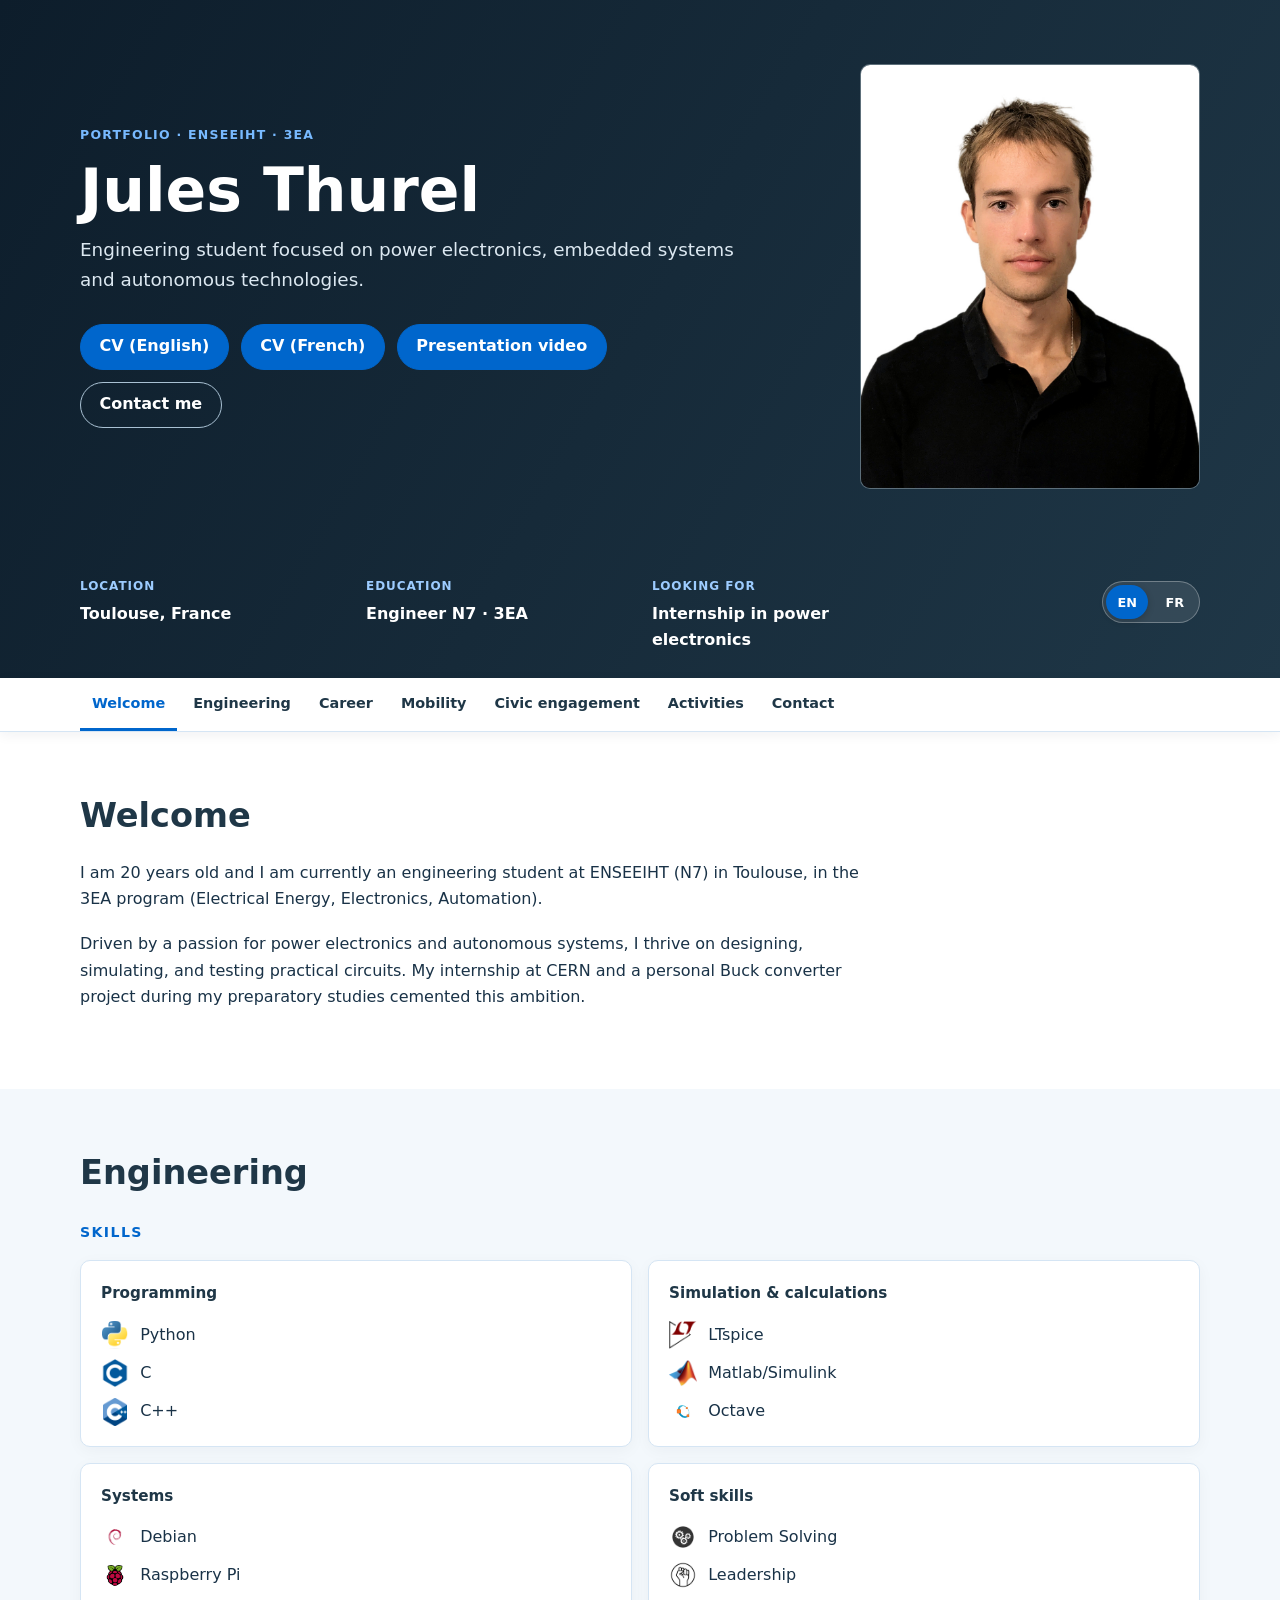
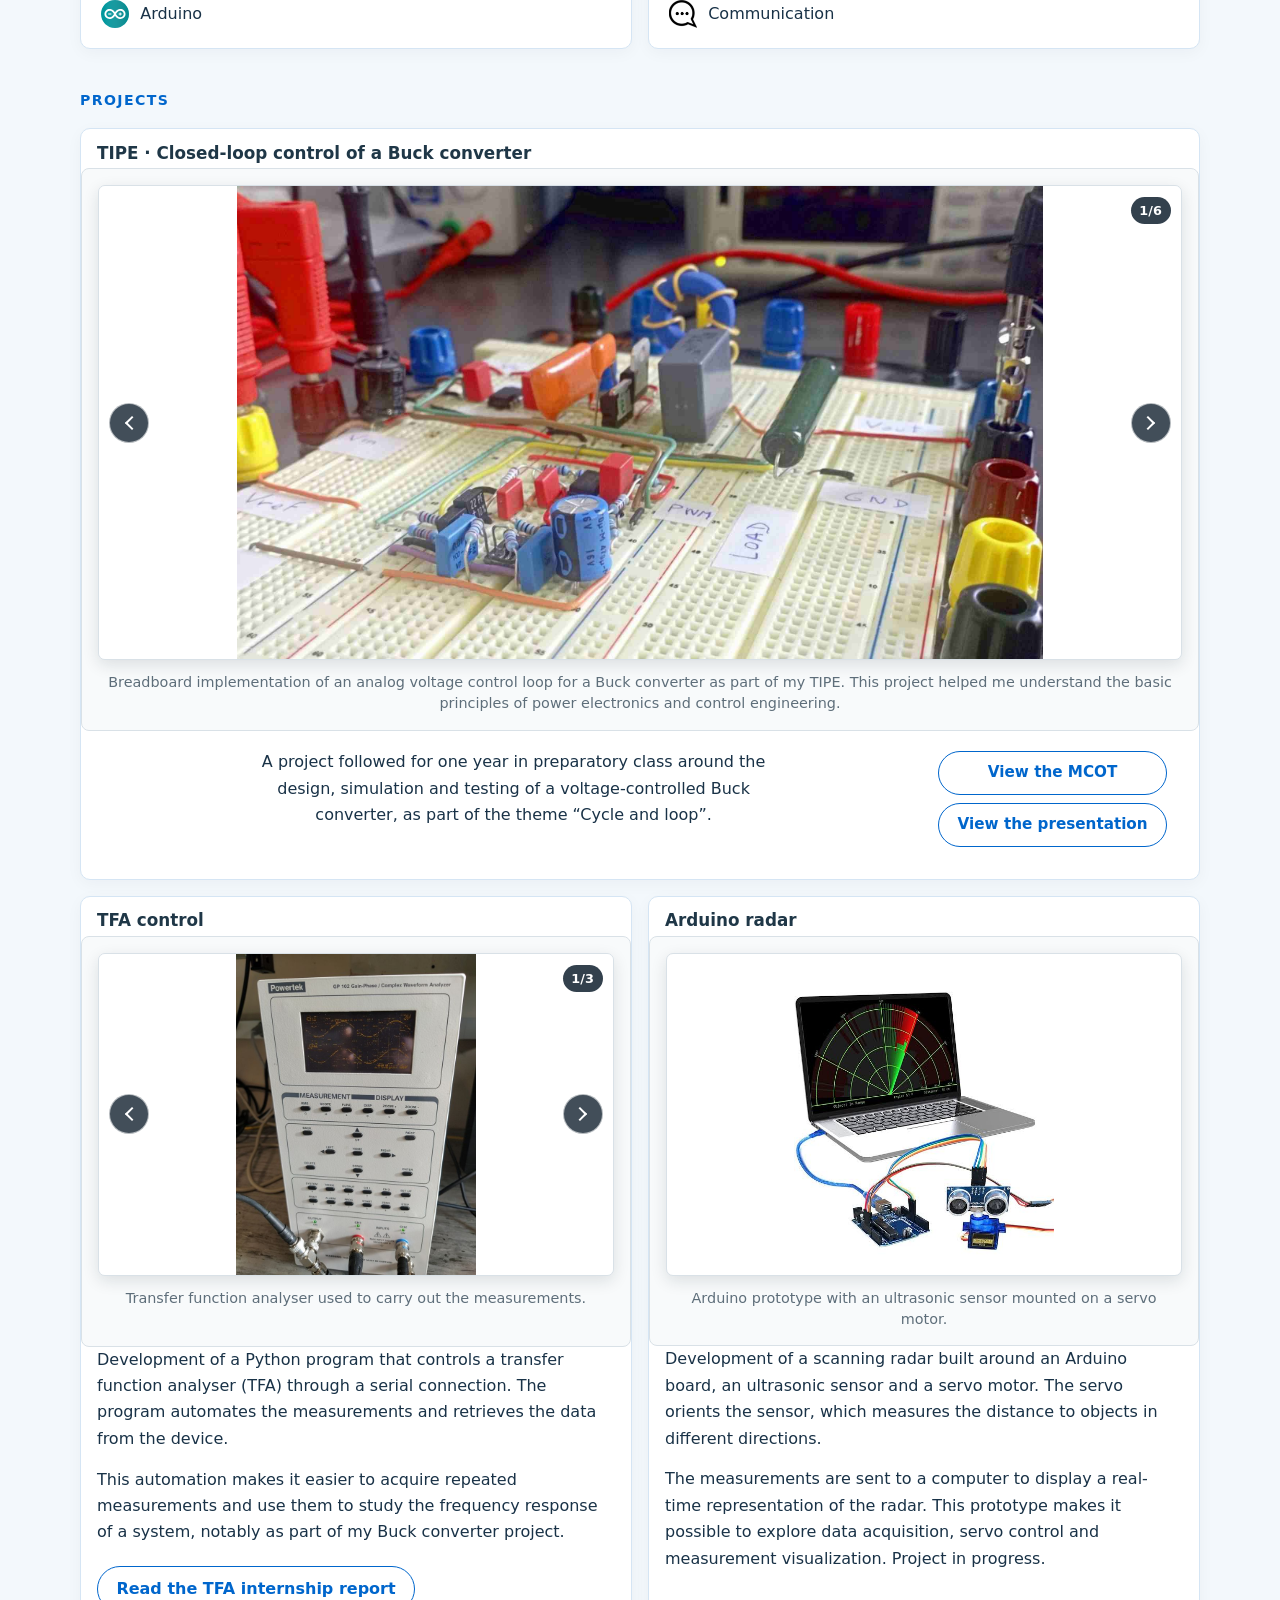
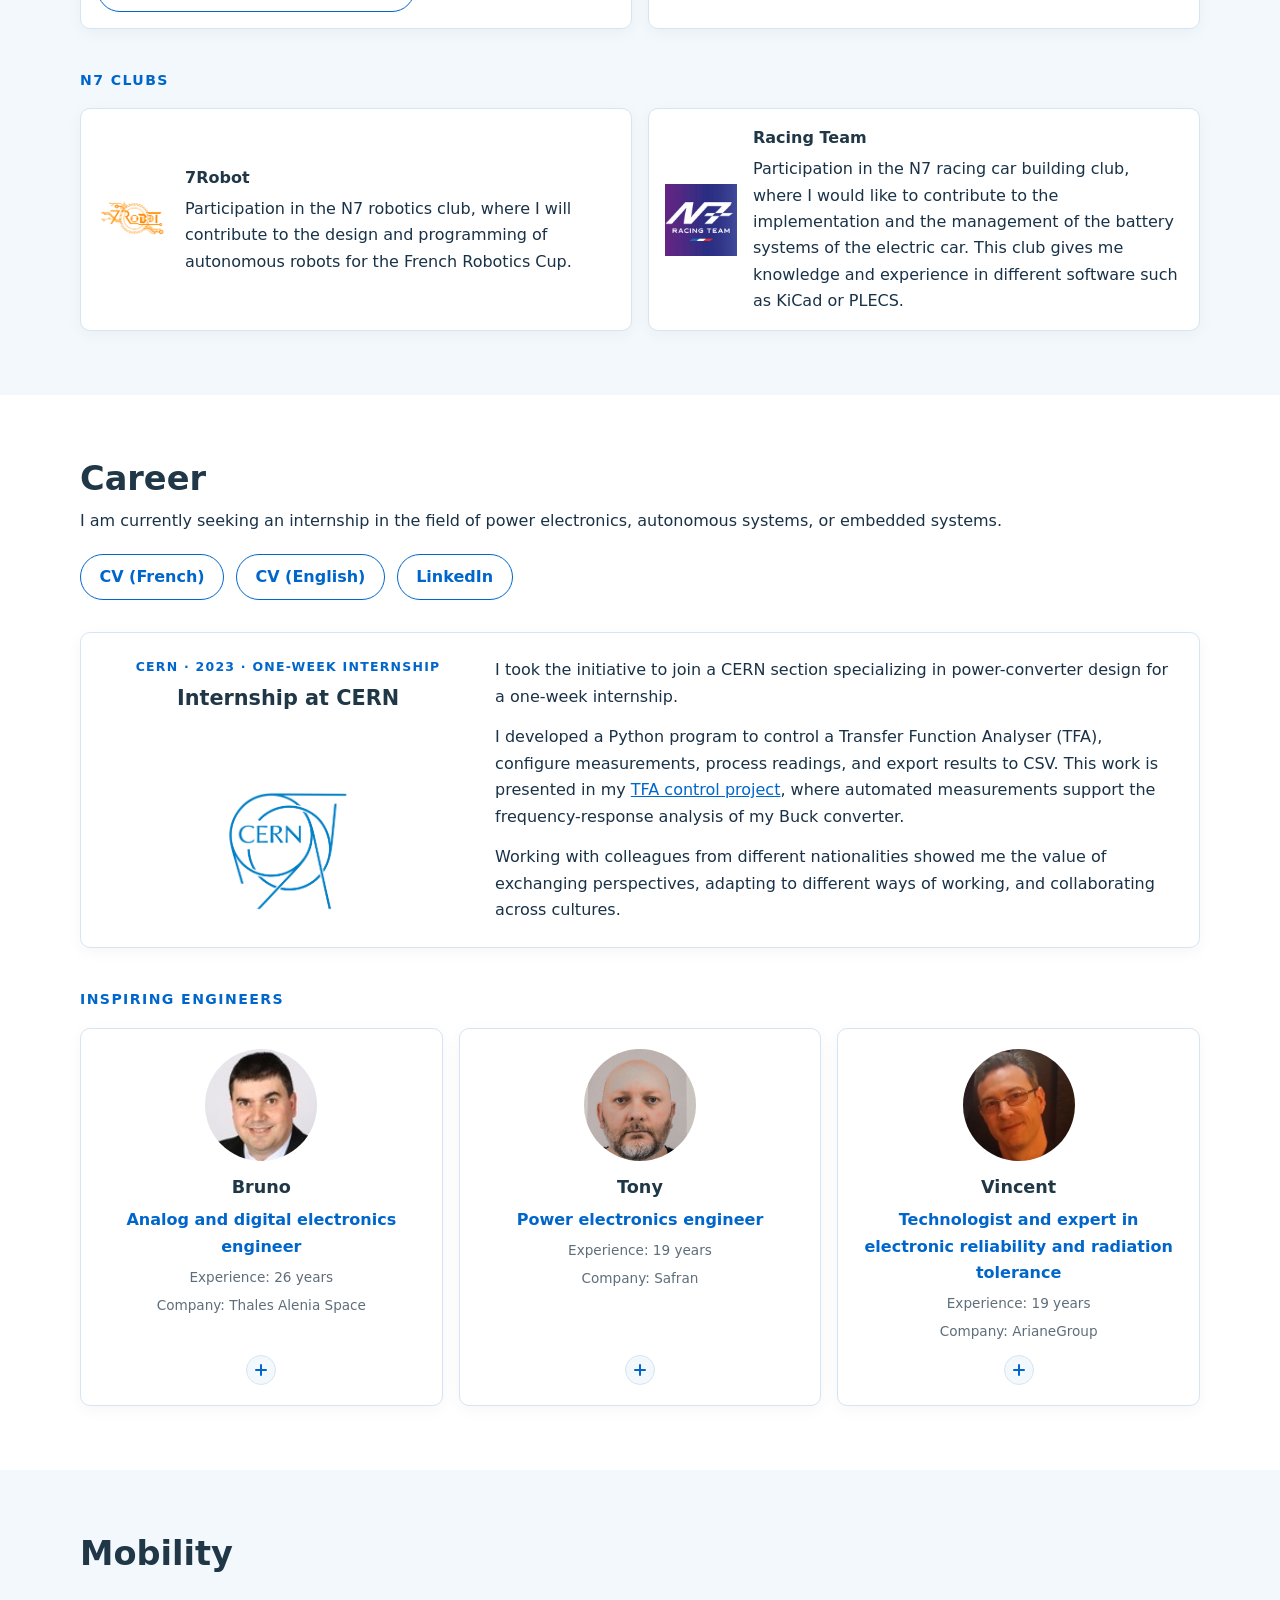
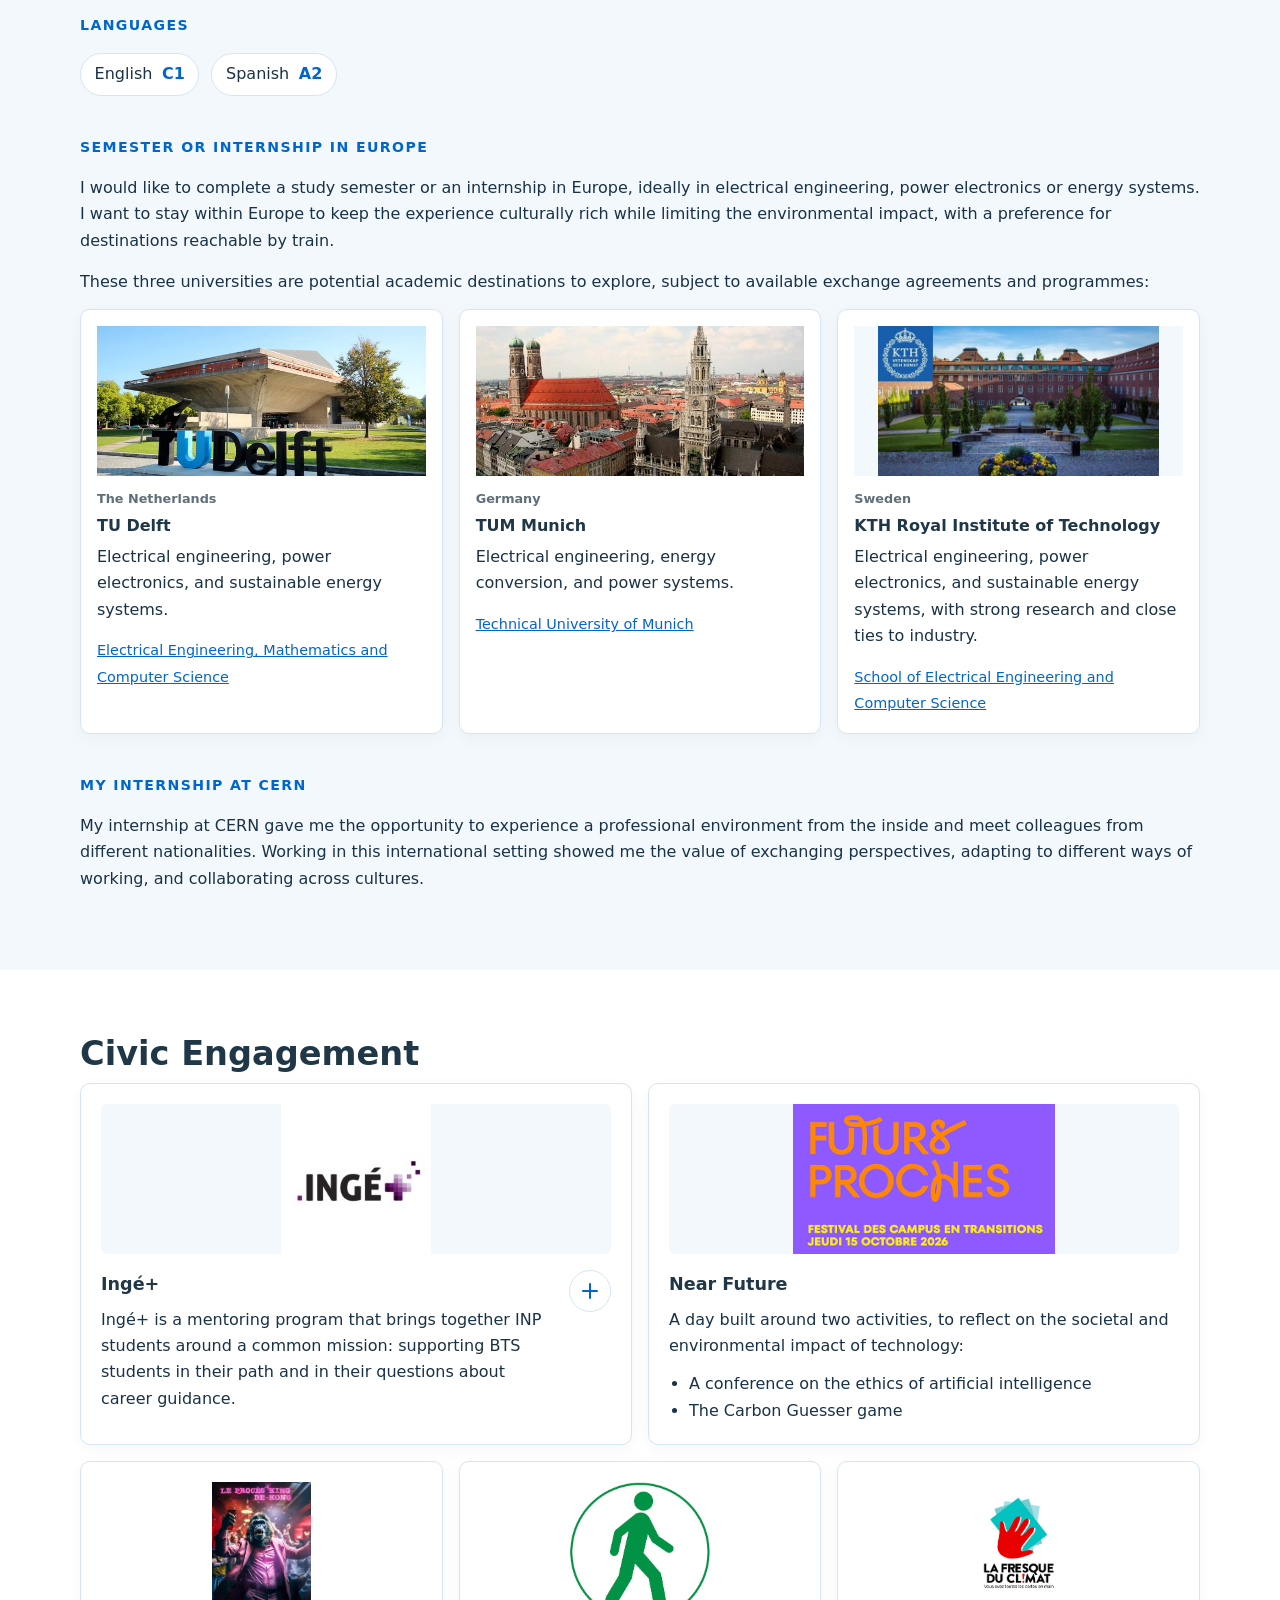
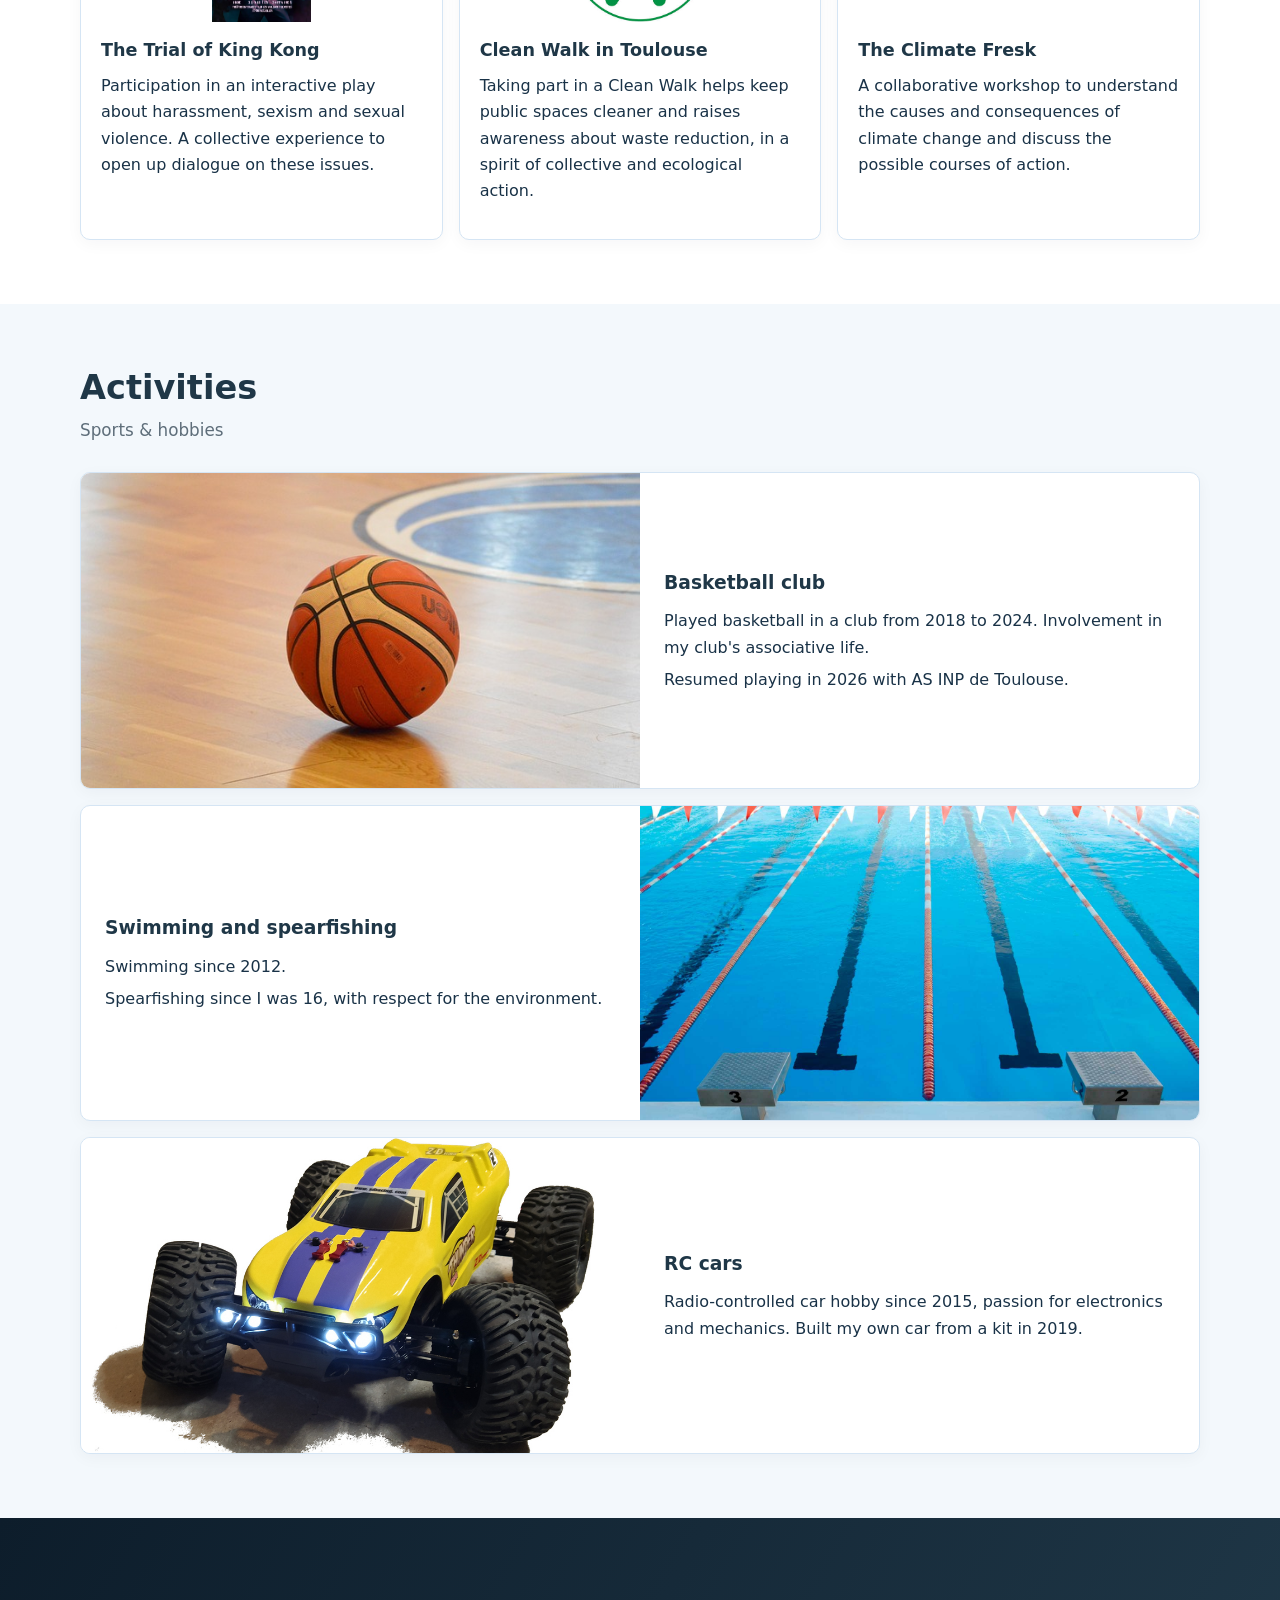
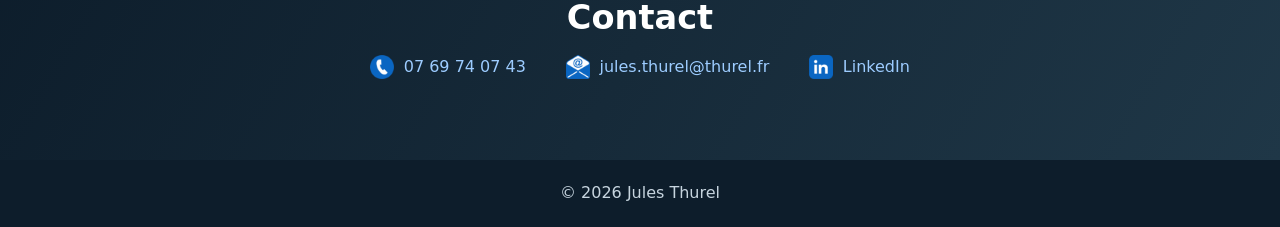
<file: index.html>
<!DOCTYPE html>
<html lang="en">
<head>
    <meta charset="UTF-8">
    <meta name="viewport" content="width=device-width, initial-scale=1.0">
    <title>Jules Thurel - Portfolio</title>
    <link rel="stylesheet" href="style.css">
</head>
<body>
    <div class="hero-shell">
    <header class="hero">
        <div class="hero-portrait">
            <img src="photo_jules_fond_blanc.jpg" alt="Portrait of Jules Thurel">
        </div>
        <div class="hero-copy">
            <p class="hero-eyebrow">Portfolio · ENSEEIHT · 3EA</p>
            <h1>Jules Thurel</h1>
            <p class="hero-focus" data-i18n="h_focus">Engineering student focused on power electronics, embedded systems and autonomous technologies.</p>
            <div class="hero-actions">
                <a class="profile-button" href="./CV_Jules_Thurel_QRcode_anglais-3.pdf" download="CV-Jules-Thurel-EN.pdf" data-i18n="cv_en">CV (English)</a>
                <a class="profile-button" href="./CV_Jules_Thurel_QRcode_francais-3.pdf" download="CV-Jules-Thurel-FR.pdf" data-i18n="cv_fr">CV (French)</a>
                <a class="profile-button" href="./video.html" data-i18n="pitch">Presentation video</a>
                <a class="profile-button profile-button-secondary" href="#contact" data-i18n="contact_me">Contact me</a>
            </div>
        </div>
    </header>

    <dl class="hero-facts" aria-label="Key facts">
        <div><dt data-i18n="f_loc">Location</dt><dd>Toulouse, France</dd></div>
        <div><dt data-i18n="f_edu">Education</dt><dd data-i18n="f_edu_v">Engineer N7 · 3EA</dd></div>
        <div><dt data-i18n="f_seek">Looking for</dt><dd data-i18n="f_seek_v">Internship in power electronics</dd></div>
        <div><dt class="visually-hidden" data-i18n="f_lang">Language</dt><dd><span class="language-switch" role="group" aria-label="Select language"><button type="button" data-language-choice="en" aria-label="English" aria-pressed="true">EN</button><button type="button" data-language-choice="fr" aria-label="Français" aria-pressed="false">FR</button></span></dd></div>
    </dl>
    </div>

    <div class="section-tabs">
        <div class="section-tabs-inner">
        <nav aria-label="Section navigation">
            <a href="#welcome" aria-current="location" data-i18n="n_welcome">Welcome</a>
            <a href="#engineering" data-i18n="n_eng">Engineering</a>
            <a href="#career" data-i18n="n_career">Career</a>
            <a href="#mobility" data-i18n="n_mob">Mobility</a>
            <a href="#civic" data-i18n="n_civic">Civic engagement</a>
            <a href="#activities" data-i18n="n_act">Activities</a>
            <a href="#contact">Contact</a>
        </nav>
        <span class="language-switch tabs-language-switch" role="group" aria-label="Select language"><button type="button" data-language-choice="en" aria-label="English" aria-pressed="true">EN</button><button type="button" data-language-choice="fr" aria-label="Français" aria-pressed="false">FR</button></span>
        </div>
    </div>

    <main>
        <section id="welcome">
            <h2 data-i18n="n_welcome">Welcome</h2>
            <div class="welcome-copy">
                <p data-i18n="w1">I am 20 years old and I am currently an engineering student at ENSEEIHT (N7) in Toulouse, in the 3EA program (Electrical Energy, Electronics, Automation).</p>
                <p data-i18n="w2">Driven by a passion for power electronics and autonomous systems, I thrive on designing, simulating, and testing practical circuits. My internship at CERN and a personal Buck converter project during my preparatory studies cemented this ambition.</p>
            </div>
        </section>

        <section id="engineering">
            <h2 data-i18n="n_eng">Engineering</h2>
            <h3 data-i18n="sk">Skills</h3>
            <div class="skills-container">
                <div class="skill-column">
                    <strong data-i18n="sk_prog">Programming</strong>
                    <div class="skill-row"><img src="./logo/Py.png" height="50" alt="logo Python"><p>Python</p></div>
                    <div class="skill-row"><img src="./logo/C_logo.png" height="50" alt="logo C"><p>C</p></div>
                    <div class="skill-row"><img src="./logo/cpp.png" height="50" alt="logo C++"><p>C++</p></div>
                </div>
                <div class="skill-column">
                    <strong data-i18n="sk_sim">Simulation &amp; calculations</strong>
                    <div class="skill-row"><img src="./logo/ltspice_logo.png" height="50" alt="logo LTspice"><p>LTspice</p></div>
                    <div class="skill-row"><img src="./logo/Matlab_Logo.png" height="50" alt="logo Matlab"><p>Matlab/Simulink</p></div>
                    <div class="skill-row"><img src="./logo/Octave_logo.png" height="50" alt="logo Octave"><p>Octave</p></div>
                </div>
                <div class="skill-column">
                    <strong data-i18n="sk_sys">Systems</strong>
                    <div class="skill-row"><img src="./logo/Debian_logo.png" height="50" alt="logo Debian"><p>Debian</p></div>
                    <div class="skill-row"><img src="./logo/raspberry_logo.png" height="50" alt="logo Raspberry Pi"><p>Raspberry Pi</p></div>
                    <div class="skill-row"><img src="./logo/Arduino_logo.svg" height="40" alt="logo Arduino"><p>Arduino</p></div>
                </div>
                <div class="skill-column">
                    <strong data-i18n="sk_soft">Soft skills</strong>
                    <div class="skill-row"><img src="./logo/pb_solving_logo.jpeg" height="40" alt="logo Problem Solving"><p data-i18n="sk_ps">Problem Solving</p></div>
                    <div class="skill-row"><img src="./logo/leader_logo.jpeg" height="50" alt="logo leadership"><p>Leadership</p></div>
                    <div class="skill-row"><img src="./logo/com_logo.png" height="50" alt="logo Communication"><p>Communication</p></div>
                </div>
            </div>
            <h3 data-i18n="pr">Projects</h3>
            <div class="projects-container">
                <article class="project-card">
                    <div class="project-card-heading">
                        <h4 data-i18n="tipe_t">TIPE · Closed-loop control of a Buck converter</h4>
                    </div>
                    <div class="project-card-preview">
                        <div class="project-card-image-stage">
                            <div class="slider project-image-slider" data-buck-carousel role="region" aria-label="Images du projet TIPE">
                                <figure><img data-buck-image src="photo tipe/angle_breadboard.png" alt="Buck converter built on a breadboard"></figure>
                                <output class="slide-counter" data-buck-counter aria-live="polite" aria-label="Image 1 sur 6">1/6</output>
                                <button class="carousel-control previous" type="button" data-buck-previous aria-label="Image précédente"></button>
                                <button class="carousel-control next" type="button" data-buck-next aria-label="Image suivante"></button>
                            </div>
                        </div>
                        <p class="project-image-caption" data-buck-caption>Breadboard implementation of an analog voltage control loop for a Buck converter.</p>
                    </div>
                    <div class="project-card-details" id="tipe-project-details">
                        <div class="project-card-details project-details-split">
                            <div class="project-details-text">
                            <p data-i18n="tipe_d">A project followed for one year in preparatory class around the design, simulation and testing of a voltage-controlled Buck converter, as part of the theme “Cycle and loop”.</p>
                            </div>
                        <div class="project-document-links project-document-links-stacked">
                            <a class="profile-button" href="./Mcot_30561_vfinal_dot_EN.pdf" data-href-en="./Mcot_30561_vfinal_dot_EN.pdf" data-href-fr="./Mcot_30561_vfinal_dot.pdf" target="_blank" rel="noopener noreferrer" data-i18n="btn_mcot">View the MCOT</a>
                            <a class="profile-button" href="./presentation_TIPE_portfolio.pdf" target="_blank" rel="noopener noreferrer" data-i18n="btn_pres">View the presentation</a>
                        </div>
                        </div>
                    </div>
                </article>

                <article class="project-card" id="arduino-radar">
                    <div class="project-card-heading">
                        <h4>Arduino radar</h4>
                    </div>
                    <div class="project-card-preview">
                        <div class="project-card-image-stage">
                            <img src="arduino_radar.jpeg" alt="Arduino radar with ultrasonic sensor and servo motor">
                        </div>
                        <p class="project-image-caption" data-i18n="ard_cap">Arduino prototype with an ultrasonic sensor mounted on a servo motor.</p>
                    </div>
                    <div class="project-card-details" id="radar-project-details">
                        <p data-i18n="ard_p1">Development of a scanning radar built around an Arduino board, an ultrasonic sensor and a servo motor. The servo orients the sensor, which measures the distance to objects in different directions.</p>
                        <p data-i18n="ard_p2">The measurements are sent to a computer to display a real-time representation of the radar. This prototype makes it possible to explore data acquisition, servo control and measurement visualization. Project in progress.</p>
                    </div>
                </article>

                <article class="project-card" id="tfa-control">
                    <div class="project-card-heading">
                        <h4>TFA control</h4>
                    </div>
                    <div class="project-card-preview">
                        <div class="project-card-image-stage">
                            <div class="slider project-image-slider" data-tfa-carousel role="region" aria-label="Images du projet TFA">
                                <figure><img data-tfa-image src="./TFA/photo_TFA.jpg" alt="Transfer function analyser used for the measurements"></figure>
                                <output class="slide-counter" data-tfa-counter aria-live="polite" aria-label="Image 1 sur 3">1/3</output>
                                <button class="carousel-control previous" type="button" data-tfa-previous aria-label="Image précédente"></button>
                                <button class="carousel-control next" type="button" data-tfa-next aria-label="Image suivante"></button>
                            </div>
                        </div>
                        <p class="project-image-caption" data-tfa-caption>Transfer function analyser used to carry out the measurements.</p>
                    </div>
                    <div class="project-card-details" id="tfa-project-details">
                        <p data-i18n="tfa_p1">Development of a Python program that controls a transfer function analyser (TFA) through a serial connection. The program automates the measurements and retrieves the data from the device.</p>
                        <p data-i18n="tfa_p2">This automation makes it easier to acquire repeated measurements and use them to study the frequency response of a system, notably as part of my Buck converter project.</p>
                        <div class="project-document-links">
                            <a class="profile-button" href="./TFA/Thurel-Jules_2023-10-29_CERN-Internship-Report.pdf" data-href-en="./TFA/Thurel-Jules_2023-10-29_CERN-Internship-Report.pdf" data-href-fr="./TFA/Thurel-Jules_2023-10-29_Rapport-Stage-CERN.pdf" target="_blank" rel="noopener noreferrer" data-i18n="btn_tfa">Read the TFA internship report</a>
                        </div>
                    </div>
                </article>
            </div>
            <h3 data-i18n="clubs_h">N7 Clubs</h3>
            <div class="clubs-list">
                <article class="club-card">
                    <img src="./logo/7robot_logo.png" alt="Logo 7Robot">
                    <div>
                        <h4>7Robot</h4>
                        <p data-i18n="club1">Participation in the N7 robotics club, where I will contribute to the design and programming of autonomous robots for the French Robotics Cup.</p>
                    </div>
                </article>
                <article class="club-card">
                    <img src="./logo/racingteam_logo.jpeg" alt="Logo N7 Racing Team">
                    <div>
                        <h4>Racing Team</h4>
                        <p data-i18n="club2">Participation in the N7 racing car building club, where I would like to contribute to the implementation and the management of the battery systems of the electric car. This club gives me knowledge and experience in different software such as KiCad or PLECS.</p>
                    </div>
                </article>
            </div>

        </section>

        <section id="career">
            <h2 data-i18n="n_career">Career</h2>
            <p data-i18n="car_p">
                I am currently seeking an internship in the field of power electronics, autonomous systems, or embedded systems.
            </p>
            <div class="profile-links">
                <a class="profile-button" href="./CV_Jules_Thurel_QRcode_francais-3.pdf" download="CV-Jules-Thurel-FR.pdf" data-i18n="cv_fr">CV (French)</a>
                <a class="profile-button" href="./CV_Jules_Thurel_QRcode_anglais-3.pdf" download="CV-Jules-Thurel-EN.pdf" data-i18n="cv_en">CV (English)</a>
                <a class="profile-button" href="https://www.linkedin.com/in/jules-thurel-329495418/" target="_blank" rel="noopener noreferrer">LinkedIn</a>
            </div>
            <article class="internship-card">
                <div>
                    <p class="category-label" data-i18n="intern_label">CERN · 2023 · One-week internship</p>
                    <h3 data-i18n="intern_h">Internship at CERN</h3>
                    <img class="internship-logo" src="./logo/cern_logo.png" alt="CERN logo">
                </div>
                <div>
                    <p data-i18n="intern_p1">I took the initiative to join a CERN section specializing in power-converter design for a one-week internship.</p>
                    <p data-i18n="intern_p2">I developed a Python program to control a Transfer Function Analyser (TFA), configure measurements, process readings, and export results to CSV. This work is presented in my <a href="#tfa-control">TFA control project</a>, where automated measurements support the frequency-response analysis of my Buck converter.</p>
                    <p data-i18n="intern_p3">Working with colleagues from different nationalities showed me the value of exchanging perspectives, adapting to different ways of working, and collaborating across cultures.</p>
                </div>
            </article>
            <h3 data-i18n="ie_h">Inspiring Engineers</h3>
            <div class="profile-cards" role="region" aria-label="Inspiring engineers">
                <article class="profile-card">
                    <button class="profile-card-trigger" type="button" data-profile-trigger="bruno" aria-expanded="false" aria-controls="profile-detail-panel">
                        <img class="profile-card-photo" src="./logo/cropped_avatar.jpeg" alt="Portrait of Bruno">
                        <span class="profile-card-copy">
                            <span class="profile-card-name">Bruno</span>
                            <span class="profile-card-role" data-i18n="role_bruno">Analog and digital electronics engineer</span>
                            <span class="profile-card-meta" data-i18n="exp26">Experience: 26 years</span>
                            <span class="profile-card-meta" data-i18n="co_bruno">Company: Thales Alenia Space</span>
                        </span>
                        <span class="profile-open-icon" aria-hidden="true"></span>
                    </button>
                </article>
                <article class="profile-card">
                    <button class="profile-card-trigger" type="button" data-profile-trigger="tony" aria-expanded="false" aria-controls="profile-detail-panel">
                        <img class="profile-card-photo" src="./logo/cropped_avatar_tony.jpg" alt="Portrait of Tony Fourmont">
                        <span class="profile-card-copy">
                            <span class="profile-card-name">Tony</span>
                            <span class="profile-card-role" data-i18n="role_tony">Power electronics engineer</span>
                            <span class="profile-card-meta" data-i18n="exp19">Experience: 19 years</span>
                            <span class="profile-card-meta" data-i18n="co_tony">Company: Safran</span>
                        </span>
                        <span class="profile-open-icon" aria-hidden="true"></span>
                    </button>
                </article>
                <article class="profile-card">
                    <button class="profile-card-trigger" type="button" data-profile-trigger="vincent" aria-expanded="false" aria-controls="profile-detail-panel">
                        <img class="profile-card-photo" src="./logo/vincent.jpg" alt="Portrait of Vincent">
                        <span class="profile-card-copy">
                            <span class="profile-card-name">Vincent</span>
                            <span class="profile-card-role" data-i18n="role_vincent">Technologist and expert in electronic reliability and radiation tolerance</span>
                            <span class="profile-card-meta" data-i18n="exp19">Experience: 19 years</span>
                            <span class="profile-card-meta" data-i18n="co_vincent">Company: ArianeGroup</span>
                        </span>
                        <span class="profile-open-icon" aria-hidden="true"></span>
                    </button>
                </article>
            </div>
            <aside class="project-card-details profile-detail-panel" id="profile-detail-panel" role="region" aria-labelledby="profile-detail-title" hidden>
                <div class="project-card-detail-header">
                    <h3 class="project-card-detail-title" id="profile-detail-title"></h3>
                    <button class="project-card-close" type="button" aria-label="Close profile details"></button>
                </div>
                <p class="profile-detail-role" id="profile-detail-role"></p>
                <dl class="profile-detail-meta">
                    <div><dt data-i18n="p_exp">Experience</dt><dd id="profile-detail-experience"></dd></div>
                    <div><dt data-i18n="p_co">Company</dt><dd id="profile-detail-company"></dd></div>
                </dl>
                <div id="profile-detail-description"></div>
            </aside>
        </section>

        <section id="mobility">
            <h2 data-i18n="n_mob">Mobility</h2>
            <div class="mobility-languages">
                <h3 class="mobility-subtitle" data-i18n="mob_lang_h">Languages</h3>
                <dl class="language-levels">
                    <div class="language-level">
                        <dt data-i18n="lang_en">English</dt>
                        <dd>C1</dd>
                    </div>
                    <div class="language-level">
                        <dt data-i18n="lang_es">Spanish</dt>
                        <dd>A2</dd>
                    </div>
                </dl>
            </div>

            <div class="mobility-plan">
                <h3 class="mobility-subtitle" data-i18n="mob_plan_h">Semester or internship in Europe</h3>
                <p data-i18n="mob_p1">I would like to complete a study semester or an internship in Europe, ideally in electrical engineering, power electronics or energy systems. I want to stay within Europe to keep the experience culturally rich while limiting the environmental impact, with a preference for destinations reachable by train.</p>
                <p data-i18n="mob_p2">These three universities are potential academic destinations to explore, subject to available exchange agreements and programmes:</p>
                <div class="mobility-universities">
                    <article class="mobility-university">
                        <img class="mobility-university-image" src="./tu_deft.webp" alt="TU Delft campus">
                        <p class="mobility-country" data-i18n="c_nl">The Netherlands</p>
                        <h4>TU Delft</h4>
                        <p data-i18n="u1">Electrical engineering, power electronics, and sustainable energy systems.</p>
                        <a href="https://www.tudelft.nl/en/eemcs" target="_blank" rel="noopener noreferrer">Electrical Engineering, Mathematics and Computer Science</a>
                    </article>
                    <article class="mobility-university">
                        <img class="mobility-university-image" src="./logo/munchen.jpeg" alt="View of Munich, Germany">
                        <p class="mobility-country" data-i18n="c_de">Germany</p>
                        <h4>TUM Munich</h4>
                        <p data-i18n="u2">Electrical engineering, energy conversion, and power systems.</p>
                        <a href="https://www.tum.de/en/" target="_blank" rel="noopener noreferrer">Technical University of Munich</a>
                    </article>
                    <article class="mobility-university">
                        <img class="mobility-university-logo" src="./logo/kth_logo.jpeg" alt="KTH Royal Institute of Technology logo">
                        <p class="mobility-country" data-i18n="c_se">Sweden</p>
                        <h4>KTH Royal Institute of Technology</h4>
                        <p data-i18n="u3">Electrical engineering, power electronics, and sustainable energy systems, with strong research and close ties to industry.</p>
                        <a href="https://www.kth.se/en" target="_blank" rel="noopener noreferrer">School of Electrical Engineering and Computer Science</a>
                    </article>
                </div>
            </div>

            <div class="mobility-cern">
                <h3 class="mobility-subtitle" data-i18n="cern_h">My internship at CERN</h3>
                <p data-i18n="cern_p">My internship at CERN gave me the opportunity to experience a professional environment from the inside and meet colleagues from different nationalities. Working in this international setting showed me the value of exchanging perspectives, adapting to different ways of working, and collaborating across cultures.</p>
            </div>
        </section>

        <section id="civic">
            <h2 data-i18n="n_civic">Civic Engagement</h2>
            <div class="civic-grid">
                <article class="civic-card civic-feature">
                    <img src="./logo/ingep_logo.jpeg" alt="Logo Ingé+">
                    <div class="civic-feature-copy">
                        <h3>Ingé+</h3>
                        <p data-i18n="inge_p1">Ingé+ is a mentoring program that brings together INP students around a common mission: supporting BTS students in their path and in their questions about career guidance.</p>
                        <div class="civic-feature-details" id="inge-plus-details" hidden>
                            <p data-i18n="inge_p2">Specifically, each mentor talks with their mentees about once a month, remotely (WhatsApp group, video calls) or in person for the BTS students based in Toulouse, to get to know each other and share advice on subjects, engineering, study paths and companies. The strength of the program is its spirit of mutual support: everyone gives according to their availability, without needing to be an expert, because the essential thing is to be present and to listen. As a mentor, I see in Ingé+ a concrete form of civic engagement: giving my time, reassuring and guiding those who hesitate, and passing on the desire to continue their studies, in a spirit of solidarity and sharing between students.</p>
                        </div>
                    </div>
                    <button class="civic-expand" type="button" data-civic-expand aria-expanded="false" aria-controls="inge-plus-details" aria-label="Show the full description of Ingé+"></button>
                </article>
                <article class="civic-card civic-feature civic-event">
                    <img src="./logo/futur_proche_logo.png" alt="Logo Futur Proche">
                    <div class="civic-feature-copy">
                        <h3 data-i18n="ev_h">Near Future</h3>
                        <p data-i18n="ev_p">A day built around two activities, to reflect on the societal and environmental impact of technology:</p>
                        <ul class="civic-event-list">
                            <li data-i18n="ev_l1">A conference on the ethics of artificial intelligence</li>
                            <li data-i18n="ev_l2">The Carbon Guesser game</li>
                        </ul>
                    </div>
                </article>
                <article class="civic-card">
                    <img src="./logo/proces_kk_logo.jpeg" alt="Visual of The Trial of King Kong">
                    <h3 data-i18n="kk_h">The Trial of King Kong</h3>
                    <p data-i18n="kk_p">Participation in an interactive play about harassment, sexism and sexual violence. A collective experience to open up dialogue on these issues.</p>
                </article>
                <article class="civic-card">
                    <img src="./logo/clean_walk_logo.jpeg" alt="Clean Walk logo">
                    <h3 data-i18n="cw_h">Clean Walk in Toulouse</h3>
                    <p data-i18n="cw_p">Taking part in a Clean Walk helps keep public spaces cleaner and raises awareness about waste reduction, in a spirit of collective and ecological action.</p>
                </article>
                <article class="civic-card">
                    <img src="./logo/fresque_climat_logo.png" alt="Climate Fresk logo">
                    <h3 data-i18n="cf_h">The Climate Fresk</h3>
                    <p data-i18n="cf_p">A collaborative workshop to understand the causes and consequences of climate change and discuss the possible courses of action.</p>
                </article>
            </div>
        </section>

        <section id="activities">
            <h2 data-i18n="n_act">Activities</h2>
            <p class="section-subtitle" data-i18n="act_sub">Sports &amp; hobbies</p>
            <div class="activities-list">
                <article class="activity-item">
                    <div class="activity-gallery activity-gallery-static">
                        <img src="baketball.jpg" alt="Basketball court">
                    </div>
                    <div class="activity-copy">
                        <h3 data-i18n="a1_h">Basketball club</h3>
                        <p data-i18n="a1_p1">Played basketball in a club from 2018 to 2024. Involvement in my club's associative life.</p>
                        <p data-i18n="a1_p2">Resumed playing in 2026 with AS INP de Toulouse.</p>
                    </div>
                </article>
                <article class="activity-item">
                    <div class="activity-gallery activity-gallery-static">
                        <img src="piscine.jpg" alt="Swimming pool">
                    </div>
                    <div class="activity-copy">
                        <h3 data-i18n="a2_h">Swimming and spearfishing</h3>
                        <p data-i18n="a2_p1">Swimming since 2012.</p>
                        <p data-i18n="a2_p2">Spearfishing since I was 16, with respect for the environment.</p>
                    </div>
                </article>
                <article class="activity-item">
                    <div class="activity-gallery activity-gallery-static">
                        <img src="RC-car.jpg" alt="Radio-controlled car, front view">
                    </div>
                    <div class="activity-copy">
                        <h3 data-i18n="a3_h">RC cars</h3>
                        <p data-i18n="a3_p">Radio-controlled car hobby since 2015, passion for electronics and mechanics. Built my own car from a kit in 2019.</p>
                    </div>
                </article>
            </div>
        </section>

        <section id="contact" class="contact-section">
            <h2>Contact</h2>
            <div class="contact-links">
            <a class="contact-item" href="tel:+33769740743">
            <img class="contact-icon" src="./logo/tel_logo.png" alt="">
            <span class="visually-hidden" data-i18n="ct_phone">Telephone:</span>
            <span>07 69 74 07 43</span>
        </a>
            <a class="contact-item" href="mailto:jules.thurel@thurel.fr">
            <img class="contact-icon" src="./logo/email_logo.png" alt="">
            <span class="visually-hidden" data-i18n="ct_email">e-mail:</span>
            <span>jules.thurel@thurel.fr</span>
        </a>
            <a class="contact-item" href="https://www.linkedin.com/in/jules-thurel-329495418/" target="_blank" rel="noopener noreferrer">
            <img class="contact-icon" src="./logo/linkedin_logo.png" alt="">
            <span>LinkedIn</span>
            </a>
        </div>
        </section>
    </main>

    <footer>
        <p>© 2026 Jules Thurel </p>
    </footer>

    <script>
        /* ---------- Langue courante ---------- */
        let currentLang = "en";

        /* ---------- Traductions françaises (l'anglais est lu directement dans le HTML) ---------- */
        const FR = {
            h_focus: `Étudiant ingénieur spécialisé en électronique de puissance, systèmes embarqués et technologies autonomes.`,
            cv_en: `CV (anglais)`, cv_fr: `CV (français)`, pitch:'Vidéo de présentation', contact_me: `Me contacter`,
            f_loc: `Lieu`, f_edu: `Formation`, f_edu_v: `Ingénieur N7 · 3EA`,
            f_seek: `Recherche`, f_seek_v: `Stage en électronique de puissance`, f_lang: `Langue`,
            n_welcome: `Bienvenue`, n_eng: `Ingénierie`, n_career: `Carrière`, n_mob: `Mobilité`,
            n_civic: `Engagement citoyen`, n_act: `Activités`,
            w1: `J'ai 20 ans et je suis actuellement étudiant ingénieur à l'ENSEEIHT (N7) à Toulouse, dans la filière 3EA (Énergie Électrique, Électronique, Automatique).`,
            w2: `Animé par une passion pour l'électronique de puissance et les systèmes autonomes, j'aime concevoir, simuler et tester des circuits concrets. Mon stage au CERN et un projet personnel de convertisseur Buck pendant mes études en classe préparatoire ont renforcé cette ambition.`,
            sk: `Compétences`, sk_prog: `Programmation`, sk_sim: `Simulation &amp; calculs`, sk_sys: `Systèmes`,
            sk_soft: `Compétences transversales`, sk_ps: `Résolution de problèmes`,
            pr: `Projets`, tipe_t: `TIPE · Asservissement d'un convertisseur Buck`,
            tipe_d: `Projet suivi pendant une année en classe préparatoire autour de la conception, de la simulation et des essais d’un convertisseur Buck asservi analogiquement en tension, dans le cadre du thème « Cycle et boucle ».`,
            btn_mcot: `Consulter le MCOT`, btn_pres: `Voir la présentation`,
            ard_cap: `Prototype Arduino avec capteur ultrasonore monté sur servomoteur.`,
            ard_p1: `Développement d'un radar à balayage autour d'une carte Arduino, d'un capteur ultrasonore et d'un servomoteur. Le servo oriente le capteur, qui relève la distance des objets dans différentes directions.`,
            ard_p2: `Les mesures sont transmises à un ordinateur pour afficher une représentation du radar en temps réel. Ce prototype permet d'explorer l'acquisition de données, le pilotage d'un servo et la visualisation des mesures. Projet en cours.`,
            tfa_p1: `Développement d'un programme Python qui pilote un analyseur de fonction de transfert (TFA) par liaison série. Le programme automatise les mesures et récupère les données de l'appareil.`,
            tfa_p2: `Cette automatisation facilite l'acquisition de mesures répétées et leur exploitation pour étudier la réponse fréquentielle d'un système, notamment dans le cadre de mon projet de convertisseur Buck.`,
            btn_tfa: `Consulter le rapport de stage TFA`,
            clubs_h: `Clubs de l'N7`,
            club1: `Participation au club de robotique de l'N7, où je vais contribuer à la conception et à la programmation de robots autonomes pour la Coupe de France de Robotique.`,
            club2: `Participation au club de construction de voiture de course de l'N7, où j'aimerais contribuer à la mise en œuvre et à la régulation des systèmes de batteries de la voiture électrique. Ce club m'apporte des connaissances et de l'expérience sur différents logiciels tels que KiCad ou PLECS.`,
            car_p: `Je recherche actuellement un stage dans le domaine de l'électronique de puissance, des systèmes autonomes ou des systèmes embarqués.`,
            intern_label: `CERN · 2023 · Stage d'une semaine`, intern_h: `Stage au CERN`,
            intern_p1: `J'ai pris l'initiative de rejoindre une section du CERN spécialisée dans la conception de convertisseurs de puissance pour un stage d'une semaine.`,
            intern_p2: `J'ai développé un programme Python pour piloter un analyseur de fonction de transfert (TFA), configurer les mesures, traiter les relevés et exporter les résultats en CSV. Ce travail est présenté dans mon <a href="#tfa-control">projet TFA control</a>, où les mesures automatisées appuient l'analyse de la réponse fréquentielle de mon convertisseur Buck.`,
            intern_p3: `Travailler avec des collègues de nationalités différentes m'a montré la valeur de l'échange de points de vue, de l'adaptation à différentes façons de travailler et de la collaboration entre cultures.`,
            ie_h: `Ingénieurs inspirants`,
            role_bruno: `Ingénieur en électronique analogique et numérique`, role_tony: `Ingénieur en électronique de puissance`,
            role_vincent: `Technologue et expert en fiabilité électronique et tolérance aux radiations`,
            exp26: `Expérience : 26 ans`, exp19: `Expérience : 19 ans`,
            co_bruno: `Entreprise : Thales Alenia Space`, co_tony: `Entreprise : Safran`, co_vincent: `Entreprise : ArianeGroup`,
            p_exp: `Expérience`, p_co: `Entreprise`,
            mob_lang_h: `Langues`, lang_en: `Anglais`, lang_es: `Espagnol`,
            mob_plan_h: `Semestre ou stage en Europe`,
            mob_p1: `J'aimerais effectuer un semestre d'études ou un stage en Europe, idéalement en génie électrique, électronique de puissance ou en systèmes énergétiques. Je souhaite rester en Europe pour que l'expérience reste culturellement riche tout en limitant son impact environnemental, avec une préférence pour les destinations accessibles en train.`,
            mob_p2: `Ces trois universités sont des destinations académiques potentielles à explorer, sous réserve des accords d'échange et des programmes disponibles :`,
            c_nl: `Pays-Bas`, c_de: `Allemagne`, c_se: `Suède`,
            u1: `Génie électrique, électronique de puissance et systèmes énergétiques durables.`,
            u2: `Génie électrique, conversion d'énergie et systèmes de puissance.`,
            u3: `Génie électrique, électronique de puissance et systèmes énergétiques durables, avec une recherche de pointe et des liens étroits avec l'industrie.`,
            cern_h: `Mon stage au CERN`,
            cern_p: `Mon stage au CERN m'a permis de découvrir un environnement professionnel de l'intérieur et de rencontrer des collègues de nationalités différentes. Travailler dans ce cadre international m'a montré la valeur de l'échange de points de vue, de l'adaptation à différentes façons de travailler et de la collaboration entre cultures.`,
            inge_p1: `Ingé+ est un programme de parrainage qui réunit des étudiants de l'INP autour d'une même mission : accompagner des étudiants de BTS dans leur parcours et leurs questionnements sur l'orientation.`,
            inge_p2: `Concrètement, chaque parrain ou marraine échange environ une fois par mois avec ses filleuls, à distance (groupe WhatsApp, visios) ou en présentiel pour les BTS toulousains, pour faire connaissance, partager des conseils sur les matières, l'ingénierie, les filières et les entreprises. Ce qui fait la force du programme, c'est son esprit d'entraide : chacun donne selon ses disponibilités, sans avoir besoin d'être un expert, car l'essentiel est d'être présent et à l'écoute. En tant que parrain, je vois dans Ingé+ un engagement citoyen concret : donner de mon temps, rassurer et orienter ceux qui hésitent, et transmettre l'envie de poursuivre ses études, dans une logique de solidarité et de partage entre étudiants.`,
            ev_tag: `À venir`, ev_date: `[Date à ajouter]`,
            ev_h: `Futur proche`,
            ev_p: `Une journée construite autour de deux activités, pour réfléchir à l'impact sociétal et environnemental des technologies :`,
            ev_l1: `Une conférence sur l'éthique de l'intelligence artificielle`,
            ev_l2: `Le jeu Carbon Guesser`,
            kk_h: `Le Procès de King Kong`,
            kk_p: `Participation à une pièce de théâtre interactive autour du harcèlement et des violences sexistes et sexuelles. Une expérience collective pour ouvrir le dialogue sur ces enjeux.`,
            cw_h: `Clean Walk à Toulouse`,
            cw_p: `Participer à une Clean Walk contribue à garder les espaces publics plus propres et à sensibiliser à la réduction des déchets, dans un esprit d’action collective et écologique.`,
            cf_h: `La Fresque du Climat`,
            cf_p: `Atelier collaboratif pour comprendre les causes et les conséquences du changement climatique et échanger autour des leviers d’action.`,
            act_sub: `Sports &amp; centres d'intérêt`,
            a1_h: `Basketball en club`,
            a1_p1: `Pratique du basket-ball en club de 2018 à 2024, avec une implication dans la vie associative de mon club.`,
            a1_p2: `Reprise de l'activité en 2026 avec l'AS INP de Toulouse.`,
            a2_h: `Natation et chasse sous-marine`,
            a2_p1: `Pratique de la natation depuis 2012.`,
            a2_p2: `Pratique de la chasse sous-marine depuis l'âge de 16 ans, dans le respect de l'environnement.`,
            a3_h: `Voitures RC`,
            a3_p: `Pratique de la voiture radiocommandée depuis 2015, par passion pour l'électronique et la mécanique. Montage de ma propre voiture à partir d'un kit en 2019.`,
            ct_phone: `Téléphone :`
        };

        const civicLabels = {
            en: { show: "Show the full description of Ingé+", hide: "Collapse the description of Ingé+" },
            fr: { show: "Afficher la description complète de Ingé+", hide: "Réduire la description de Ingé+" }
        };
        const counterLabel = {
            en: (i, n) => `Image ${i} of ${n}`,
            fr: (i, n) => `Image ${i} sur ${n}`
        };

        /* ---------- Carrousel TIPE ---------- */
        const buckSlides = [
            {
                src: "photo tipe/angle_breadboard.png",
                alt: { en: "Buck converter", fr: "Convertisseur Buck" },
                caption: {
                    en: "Breadboard implementation of an analog voltage control loop for a Buck converter as part of my TIPE. This project helped me understand the basic principles of power electronics and control engineering.",
                    fr: "Réalisation sur une breadboard d'un asservissement en tension analogique d'un convertisseur Buck dans le cadre de mon TIPE. Ce projet m'a permis de comprendre les principes de base de l'électronique de puissance et de l'automatique."
                }
            },
            {
                src: "photo tipe/circuit.png",
                alt: { en: "Electronic circuit", fr: "Circuit électronique" },
                caption: {
                    en: "Schematic showing the connections between the main components: the power stage: the switching stage and the LC filter of the buck converter. The control stage: the PI controller / the PWM / the high-side driver.",
                    fr: "Schéma de principe représentant les différentes connexions entre les composants majeurs : La partie de puissance : étage de commutation et filtre LC du buck. La partie de commande : le correcteur PI / Le PWM / le driver high-side."
                }
            },
            {
                src: "photo tipe/tipe_jules_pv.png",
                alt: { en: "Jules with his TIPE", fr: "Jules avec son TIPE" },
                caption: { en: "Real-condition test with a photovoltaic panel.", fr: "Essai en condition réelle avec panneau photovoltaïque." }
            },
            {
                src: "photo tipe/multimeter.png",
                alt: { en: "Real-condition test of the buck with a solar panel", fr: "Test en condition réelle du buck avec panneau solaire" },
                caption: {
                    en: "Measurement of the buck regulation working properly in real conditions with a solar panel. Output voltage = 5.01V for an input reference Vref = 5.0V",
                    fr: "Mesure du bon fonctionnement de la régulation du buck en condition réelle avec panneau solaire. Tension de sortie = 5.01V pour une tension d'entrée Vref = 5.0V"
                }
            },
            {
                src: "photo tipe/FTBFG.png",
                alt: { en: "Closed-loop gain", fr: "Gain en boucle fermée" },
                caption: {
                    en: "Closed-loop transfer function (gain) measured using a TFA. Verification that the simulation is consistent with the measurement.",
                    fr: "Réalisation de la fonction de transfert en boucle fermée en gain à l'aide d'un TFA. Vérification de la cohérence de la simulation avec la mesure."
                }
            },
            {
                src: "photo tipe/FTBFP.png",
                alt: { en: "Closed-loop phase", fr: "Phase de la FTBF" },
                caption: {
                    en: "Closed-loop transfer function (phase) measured using a TFA. Verification that the simulation is consistent with the measurement.",
                    fr: "Réalisation de la fonction de transfert en boucle fermée en phase à l'aide d'un TFA. Vérification de la cohérence de la simulation avec la mesure."
                }
            }
        ];
        const buckCarousel = document.querySelector("[data-buck-carousel]");
        const buckImage = buckCarousel.querySelector("[data-buck-image]");
        const buckCaption = document.querySelector("[data-buck-caption]");
        const buckCounter = buckCarousel.querySelector("[data-buck-counter]");
        let activeBuckSlide = 0;

        const showBuckSlide = (index) => {
            activeBuckSlide = (index + buckSlides.length) % buckSlides.length;
            const slide = buckSlides[activeBuckSlide];
            buckImage.src = slide.src;
            buckImage.alt = slide.alt[currentLang];
            buckCaption.textContent = slide.caption[currentLang];
            buckCounter.value = `${activeBuckSlide + 1}/${buckSlides.length}`;
            buckCounter.textContent = buckCounter.value;
            buckCounter.setAttribute("aria-label", counterLabel[currentLang](activeBuckSlide + 1, buckSlides.length));
        };

        buckCarousel.querySelector("[data-buck-previous]").addEventListener("click", () => showBuckSlide(activeBuckSlide - 1));
        buckCarousel.querySelector("[data-buck-next]").addEventListener("click", () => showBuckSlide(activeBuckSlide + 1));

        /* ---------- Carrousel TFA ---------- */
        const tfaSlides = [
            {
                src: "./TFA/photo_TFA.jpg",
                alt: { en: "Transfer function analyser", fr: "Analyseur de fonction de transfert" },
                caption: {
                    en: "Transfer function analyser used to carry out the measurements.",
                    fr: "Analyseur de fonction de transfert utilisé pour réaliser les mesures."
                }
            },
            {
                src: "./TFA/GI_TFA.png",
                alt: { en: "Interface of the TFA control program", fr: "Interface du programme de contrôle du TFA" },
                caption: {
                    en: "Interface developed to configure the analyser, start the measurements and retrieve the data.",
                    fr: "Interface développée pour configurer l'analyseur, lancer les mesures et récupérer les données."
                }
            },
            {
                src: "./TFA/settings_TFA.png",
                alt: { en: "Example of TFA measurement settings", fr: "Exemple de paramètres de mesure du TFA" },
                caption: {
                    en: "Example of parameters loaded to configure a measurement on the analyser.",
                    fr: "Exemple de paramètres chargés pour configurer une mesure sur l'analyseur."
                }
            }
        ];

        

        const tfaCarousel = document.querySelector("[data-tfa-carousel]");
        const tfaImage = tfaCarousel.querySelector("[data-tfa-image]");
        const tfaCaption = document.querySelector("[data-tfa-caption]");
        const tfaCounter = tfaCarousel.querySelector("[data-tfa-counter]");
        let activeTfaSlide = 0;

        const showTfaSlide = (index) => {
            activeTfaSlide = (index + tfaSlides.length) % tfaSlides.length;
            const slide = tfaSlides[activeTfaSlide];
            tfaImage.src = slide.src;
            tfaImage.alt = slide.alt[currentLang];
            tfaCaption.textContent = slide.caption[currentLang];
            tfaCounter.value = `${activeTfaSlide + 1}/${tfaSlides.length}`;
            tfaCounter.textContent = tfaCounter.value;
            tfaCounter.setAttribute("aria-label", counterLabel[currentLang](activeTfaSlide + 1, tfaSlides.length));
        };

        tfaCarousel.querySelector("[data-tfa-previous]").addEventListener("click", () => showTfaSlide(activeTfaSlide - 1));
        tfaCarousel.querySelector("[data-tfa-next]").addEventListener("click", () => showTfaSlide(activeTfaSlide + 1));

        /* ---------- Hauteur fixe des légendes (selon la langue courante) ---------- */
        const observeCaptionHeight = (captionElement, getCaptions) => {
            let measuredWidth = 0;
            const measureCaption = () => {
                const width = captionElement.getBoundingClientRect().width;
                if (!width || Math.abs(width - measuredWidth) < 1) return;
                measuredWidth = width;

                const measurement = document.createElement("p");
                measurement.className = captionElement.className;
                Object.assign(measurement.style, {
                    position: "fixed",
                    top: "0",
                    left: "-10000px",
                    width: `${width}px`,
                    height: "auto",
                    minHeight: "0",
                    visibility: "hidden",
                    overflow: "visible"
                });
                document.body.append(measurement);
                const maxHeight = getCaptions().reduce((height, caption) => {
                    measurement.textContent = caption;
                    return Math.max(height, measurement.getBoundingClientRect().height);
                }, 0);
                measurement.remove();
                captionElement.style.height = `${Math.ceil(maxHeight)}px`;
            };

            const observer = new ResizeObserver(measureCaption);
            observer.observe(captionElement);
            measureCaption();
            return {
                observer,
                remeasure: () => {
                    measuredWidth = 0;
                    measureCaption();
                }
            };
        };

        const captionHeights = [
            observeCaptionHeight(buckCaption, () => buckSlides.map((slide) => slide.caption[currentLang])),
            observeCaptionHeight(tfaCaption, () => tfaSlides.map((slide) => slide.caption[currentLang]))
        ];

        /* ---------- Navigation ---------- */
        const navigationLinks = Array.from(document.querySelectorAll(".section-tabs a"));
        const navigationSections = navigationLinks
            .map((link) => document.querySelector(link.getAttribute("href")))
            .filter(Boolean);
        const setActiveNavigation = (section) => {
            navigationLinks.forEach((link) => {
                if (link.hash === `#${section.id}`) {
                    link.setAttribute("aria-current", "location");
                } else {
                    link.removeAttribute("aria-current");
                }
            });
        };

        const sectionTabs = document.querySelector(".section-tabs");
        let navigationTicking = false;
        const updateNavigation = () => {
            navigationTicking = false;
            const line = window.innerHeight * 0.3;
            let current = navigationSections[0];
            navigationSections.forEach((section) => {
                if (section.getBoundingClientRect().top <= line) current = section;
            });
            if (window.innerHeight + window.scrollY >= document.documentElement.scrollHeight - 2) {
                current = navigationSections[navigationSections.length - 1];
            }
            setActiveNavigation(current);
            sectionTabs.classList.toggle("is-stuck", sectionTabs.getBoundingClientRect().top <= 0);
        };
        const requestNavigationUpdate = () => {
            if (navigationTicking) return;
            navigationTicking = true;
            requestAnimationFrame(updateNavigation);
        };
        window.addEventListener("scroll", requestNavigationUpdate, { passive: true });
        window.addEventListener("resize", requestNavigationUpdate);
        updateNavigation();

        /* ---------- Ingénieurs inspirants ---------- */
        const profileTriggers = Array.from(document.querySelectorAll("[data-profile-trigger]"));
        const profilePanel = document.querySelector(".profile-detail-panel");
        const profileCloseButton = profilePanel.querySelector(".project-card-close");
        const profileTitle = document.querySelector("#profile-detail-title");
        const profileRole = document.querySelector("#profile-detail-role");
        const profileExperience = document.querySelector("#profile-detail-experience");
        const profileCompany = document.querySelector("#profile-detail-company");
        const profileDescription = document.querySelector("#profile-detail-description");
        const profileDetails = {
            bruno: {
                name: "Bruno Crousevial",
                company: "Thales Alenia Space",
                role: { en: "Analog and digital electronics engineer", fr: "Ingénieur en électronique analogique et numérique" },
                experience: { en: "26 years of experience", fr: "26 ans d'expérience" },
                paragraphs: {
                    en: [
                        "He covers the full V-cycle of a product: electronic board design, interface with firmware and software teams, and FPGA design. Having worked in both SMEs and a large group like Thales, he combines versatility and agility with industrial rigor, which I find a real asset in electronics. My conversation with him gave me a better sense of an electronics engineer's work and let me compare his personal experience in large and small companies. In the SME where he worked for 16 years, he had a wider variety of tasks and more responsibility on his projects. It is this versatility in the engineering profession that appeals to me."
                    ],
                    fr: [
                        "Il maîtrise tout le cycle en V d’un produit : conception de cartes électroniques, interface avec les équipes firmware et logiciel, et conception FPGA. Passé par des PME puis par un grand groupe comme Thales, il allie polyvalence et rigueur industrielle, ce que je trouve être un vrai atout en électronique. Mon échange avec lui m’a permis de mieux me rendre compte du travail d’un ingénieur en électronique et de comparer ses expériences personnelles entre grandes et petites entreprises. En effet, dans la PME où il a travaillé pendant 16 ans, il avait des tâches plus variées et davantage de responsabilités sur ses projets. C’est cette polyvalence dans le métier d’ingénieur qui m’attire."
                    ]
                }
            },
            tony: {
                name: "Tony Fourmont",
                company: "Safran",
                role: { en: "Power electronics engineer", fr: "Ingénieur en électronique de puissance" },
                experience: { en: "19 years of experience", fr: "19 ans d'expérience" },
                paragraphs: {
                    en: [
                        "He designs low- and medium-power converters for aeronautical applications. His work covers the full design chain, from defining power supply architectures and simulating converters (DC/DC, AC/DC) to PCB layout, prototyping, and technical documentation, as well as providing industrial support during series production.",
                        "What I find fascinating about his job is that it sits at the crossroads of rigorous engineering and real-world applications: every converter he designs must meet strict client specifications and perform reliably in the demanding environment of aircraft. It's a field where precision, creative design, and hands-on prototyping come together. I particularly enjoyed discussing his work with him, since the work I did for my TIPE closely resembles the day-to-day tasks he has to carry out."
                    ],
                    fr: [
                        "Il conçoit des convertisseurs de faible et moyenne puissance pour des applications aéronautiques. Son travail couvre toute la chaîne de conception, de la définition des architectures d'alimentation et de la simulation des convertisseurs (DC/DC, AC/DC) jusqu'au routage de PCB, au prototypage et à la documentation technique, ainsi qu'au support industriel pendant la production en série.",
                        "Ce que je trouve fascinant dans son métier, c'est qu'il se situe au croisement d'une ingénierie rigoureuse et d'applications concrètes : chaque convertisseur qu'il conçoit doit répondre à des spécifications clients strictes et fonctionner de manière fiable dans l'environnement exigeant d'un avion. C'est un domaine où précision, conception créative et prototypage pratique se rejoignent. J'ai particulièrement apprécié discuter avec lui de son métier, car le travail que j'ai effectué pour mon TIPE ressemble fortement aux tâches quotidiennes qu'il doit réaliser."
                    ]
                }
            },
            vincent: {
                name: "Vincent Rouet",
                company: "ArianeGroup (2 years), VITEC MULTIMEDIA (3 years), Airbus Group Innovations (14 years)",
                role: { en: "Technologist and expert in electronic reliability and radiation", fr: "Technologue et expert en fiabilité électronique et tolérance auxradiations" },
                experience: { en: "19 years of experience", fr: "19 ans d'expérience" },
                paragraphs: {
                    en: [
                        "Vincent is a component technologist (EEE and assembly) and an expert in radiation effects and electronics reliability at ArianeGroup, where he also heads the technologists' department. His core mission is to ensure the reliability and quality of electronic equipment, guaranteeing optimal operation under the specific conditions of each mission.",
                        "His responsibilities span several key areas: defining technical requirements for materials and processes to prove the durability of electronic designs in mission environments; analyzing the technological risks of electronic products and sub-assemblies to assess risk and technology maturity; reviewing technical files from the design stage and analyzing technological choices against requirements; inspecting electronic boards and sub-assemblies according to standards; contributing to anomaly resolution in production and operations; and taking part in quality alerts and technology obsolescence notices. All of this comes with an expert eye on radiation-tolerance issues.",
                        "What I find fascinating about his work is that it sits at the heart of space and aeronautics, where a single component failure can jeopardize an entire mission. His rigor, curiosity, and thorough understanding of materials and processes help ensure that equipment survives the extreme conditions of space."
                    ],
                    fr: [
                        "Vincent est technologue composants (EEE et assemblage) et expert des effets des radiations et de la fiabilité électronique chez ArianeGroup, où il dirige également le département des technologues. Sa mission principale est d'assurer la fiabilité et la qualité des équipements électroniques, en garantissant un fonctionnement optimal dans les conditions spécifiques de chaque mission.",
                        "Ses responsabilités couvrent plusieurs domaines clés : définir les exigences techniques sur les matériaux et les procédés afin de prouver la durabilité des conceptions électroniques dans les environnements de mission ; analyser les risques technologiques des produits et sous-ensembles électroniques, pour évaluer le risque et la maturité technologique ; examiner les dossiers techniques dès la conception et analyser les choix technologiques par rapport aux exigences ; inspecter les cartes et sous-ensembles électroniques selon les normes ; contribuer à la résolution d'anomalies en production et en exploitation ; et participer aux alertes qualité et aux avis d'obsolescence technologique. Tout cela s'accompagne d'un regard d'expert sur les problèmes de tolérance aux radiations.",
                        "Ce que je trouve fascinant dans son travail, c'est qu'il se situe au cœur du spatial et de l'aéronautique, où la défaillance d'un seul composant peut compromettre toute une mission. Sa rigueur, sa curiosité et sa compréhension approfondie des matériaux et des procédés contribuent à garantir que les équipements survivent aux conditions extrêmes de l'espace."
                    ]
                }
            }
        };
        let activeProfileTrigger = null;
        const fillProfilePanel = (key) => {
            const profile = profileDetails[key];
            profileTitle.textContent = profile.name;
            profileRole.textContent = profile.role[currentLang];
            profileExperience.textContent = profile.experience[currentLang];
            profileCompany.textContent = profile.company;
            profileDescription.replaceChildren(...profile.paragraphs[currentLang].map((text) => {
                const paragraph = document.createElement("p");
                paragraph.textContent = text;
                return paragraph;
            }));
        };
        const closeProfilePanel = () => {
            profilePanel.hidden = true;
            profileTriggers.forEach((trigger) => trigger.setAttribute("aria-expanded", "false"));
            activeProfileTrigger = null;
        };
        const openProfilePanel = (trigger) => {
            if (activeProfileTrigger === trigger && !profilePanel.hidden) {
                closeProfilePanel();
                return;
            }

            activeProfileTrigger = trigger;
            fillProfilePanel(trigger.dataset.profileTrigger);
            profilePanel.hidden = false;
            profileTriggers.forEach((item) => item.setAttribute("aria-expanded", String(item === trigger)));
        };
        profileTriggers.forEach((trigger) => {
            trigger.addEventListener("click", () => openProfilePanel(trigger));
        });
        profileCloseButton.addEventListener("click", () => {
            const triggerToFocus = activeProfileTrigger;
            closeProfilePanel();
            triggerToFocus?.focus();
        });

        /* ---------- Ingé+ ---------- */
        const civicExpand = document.querySelector("[data-civic-expand]");
        const civicDetails = document.getElementById(civicExpand.getAttribute("aria-controls"));
        const refreshCivicLabel = () => {
            const isExpanded = civicExpand.getAttribute("aria-expanded") === "true";
            civicExpand.setAttribute("aria-label", civicLabels[currentLang][isExpanded ? "hide" : "show"]);
        };
        civicExpand.addEventListener("click", () => {
            const isExpanded = civicExpand.getAttribute("aria-expanded") === "true";
            civicDetails.hidden = isExpanded;
            civicExpand.setAttribute("aria-expanded", String(!isExpanded));
            refreshCivicLabel();
        });

        /* ---------- Changement de langue EN / FR ---------- */
        const i18nElements = Array.from(document.querySelectorAll("[data-i18n]"));
        i18nElements.forEach((element) => { element.dataset.en = element.innerHTML; });
        const languageChoices = Array.from(document.querySelectorAll("[data-language-choice]"));

        const setLanguage = (lang) => {
            currentLang = lang;
            document.documentElement.lang = lang;

            i18nElements.forEach((element) => {
                const french = FR[element.dataset.i18n];
                element.innerHTML = lang === "fr" && french !== undefined ? french : element.dataset.en;
            });

            document.querySelectorAll("[data-href-en]").forEach((link) => {
                link.setAttribute("href", lang === "fr" ? link.dataset.hrefFr : link.dataset.hrefEn);
            });

            languageChoices.forEach((option) => {
                option.setAttribute("aria-pressed", String(option.dataset.languageChoice === lang));
            });

            showBuckSlide(activeBuckSlide);
            showTfaSlide(activeTfaSlide);
            captionHeights.forEach((item) => item.remeasure());
            refreshCivicLabel();
            if (activeProfileTrigger && !profilePanel.hidden) fillProfilePanel(activeProfileTrigger.dataset.profileTrigger);

            try { localStorage.setItem("portfolio-language", lang); } catch (error) { /* stockage indisponible */ }
        };

        languageChoices.forEach((choice) => {
            choice.addEventListener("click", () => setLanguage(choice.dataset.languageChoice));
        });

        let savedLanguage = "en";
        try { savedLanguage = localStorage.getItem("portfolio-language") === "fr" ? "fr" : "en"; } catch (error) { /* ignore */ }
        setLanguage(savedLanguage);
    </script>
</body>
</html>
</file>
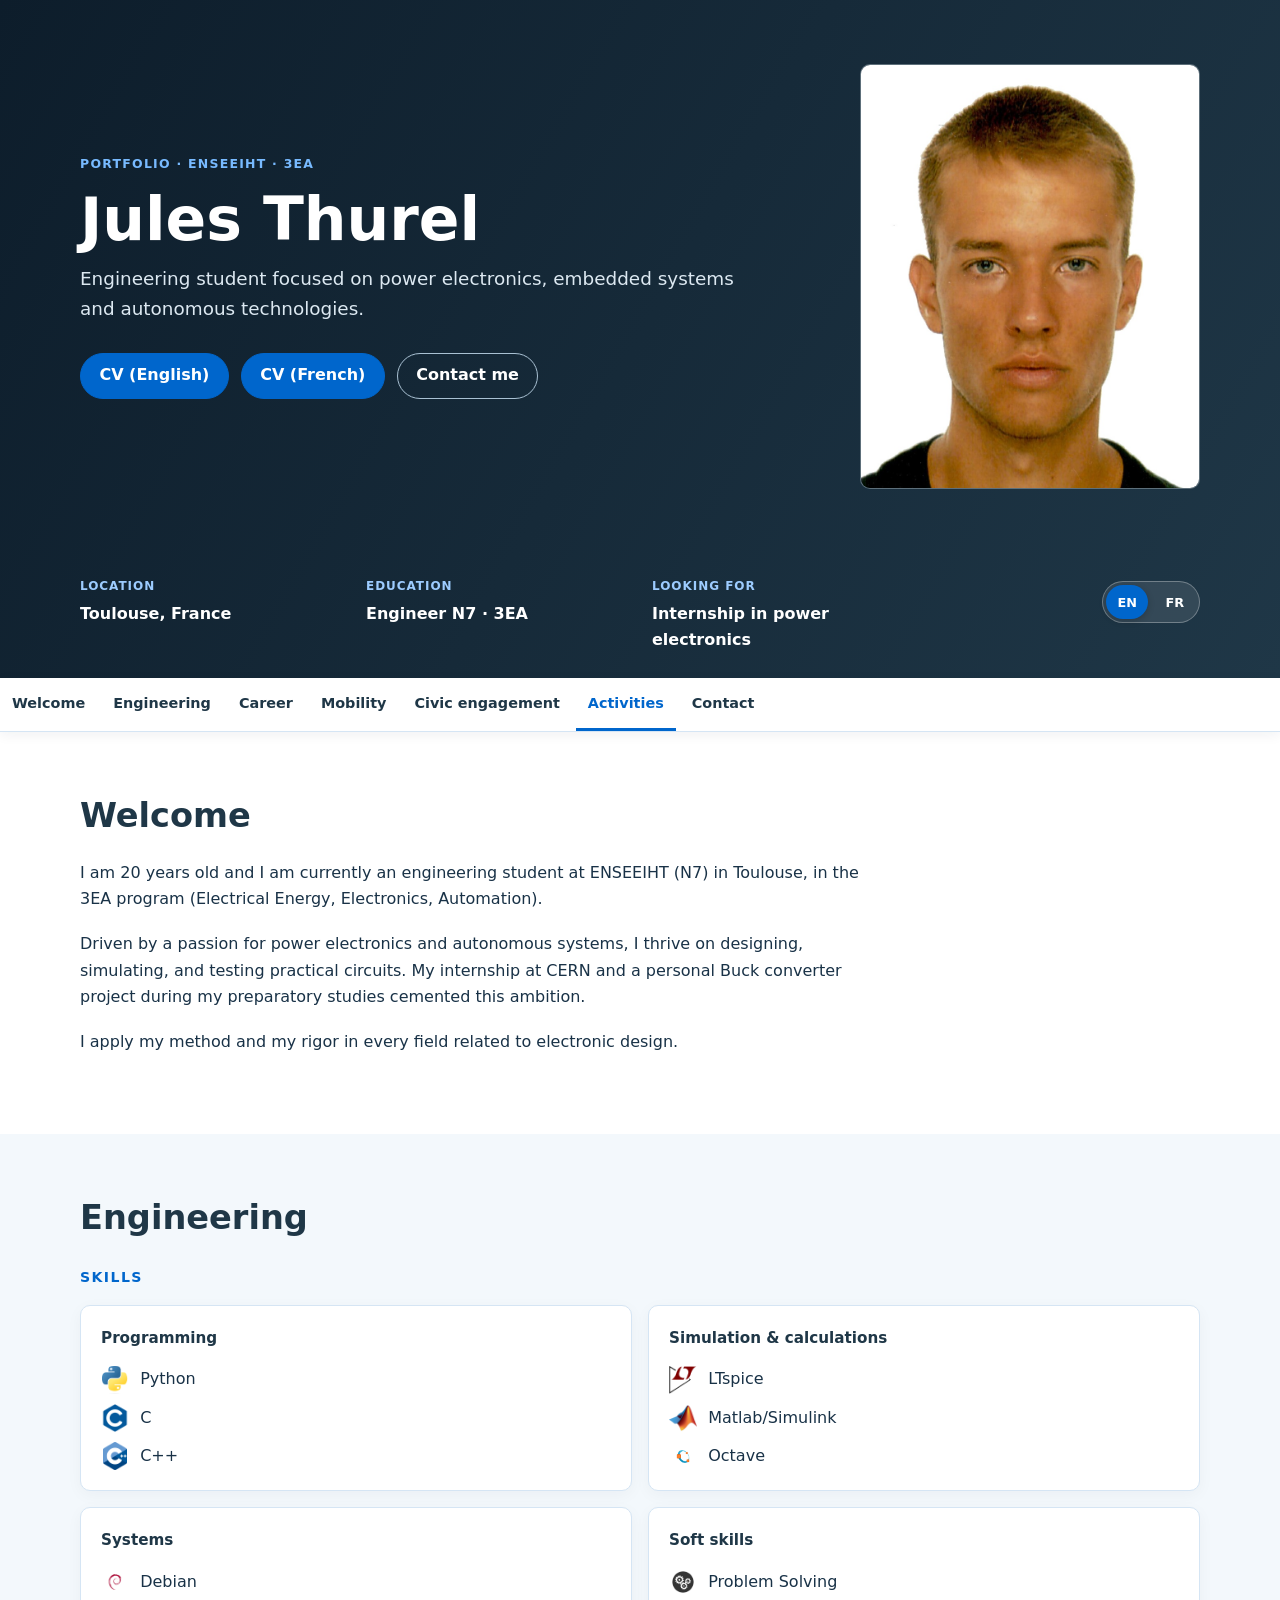
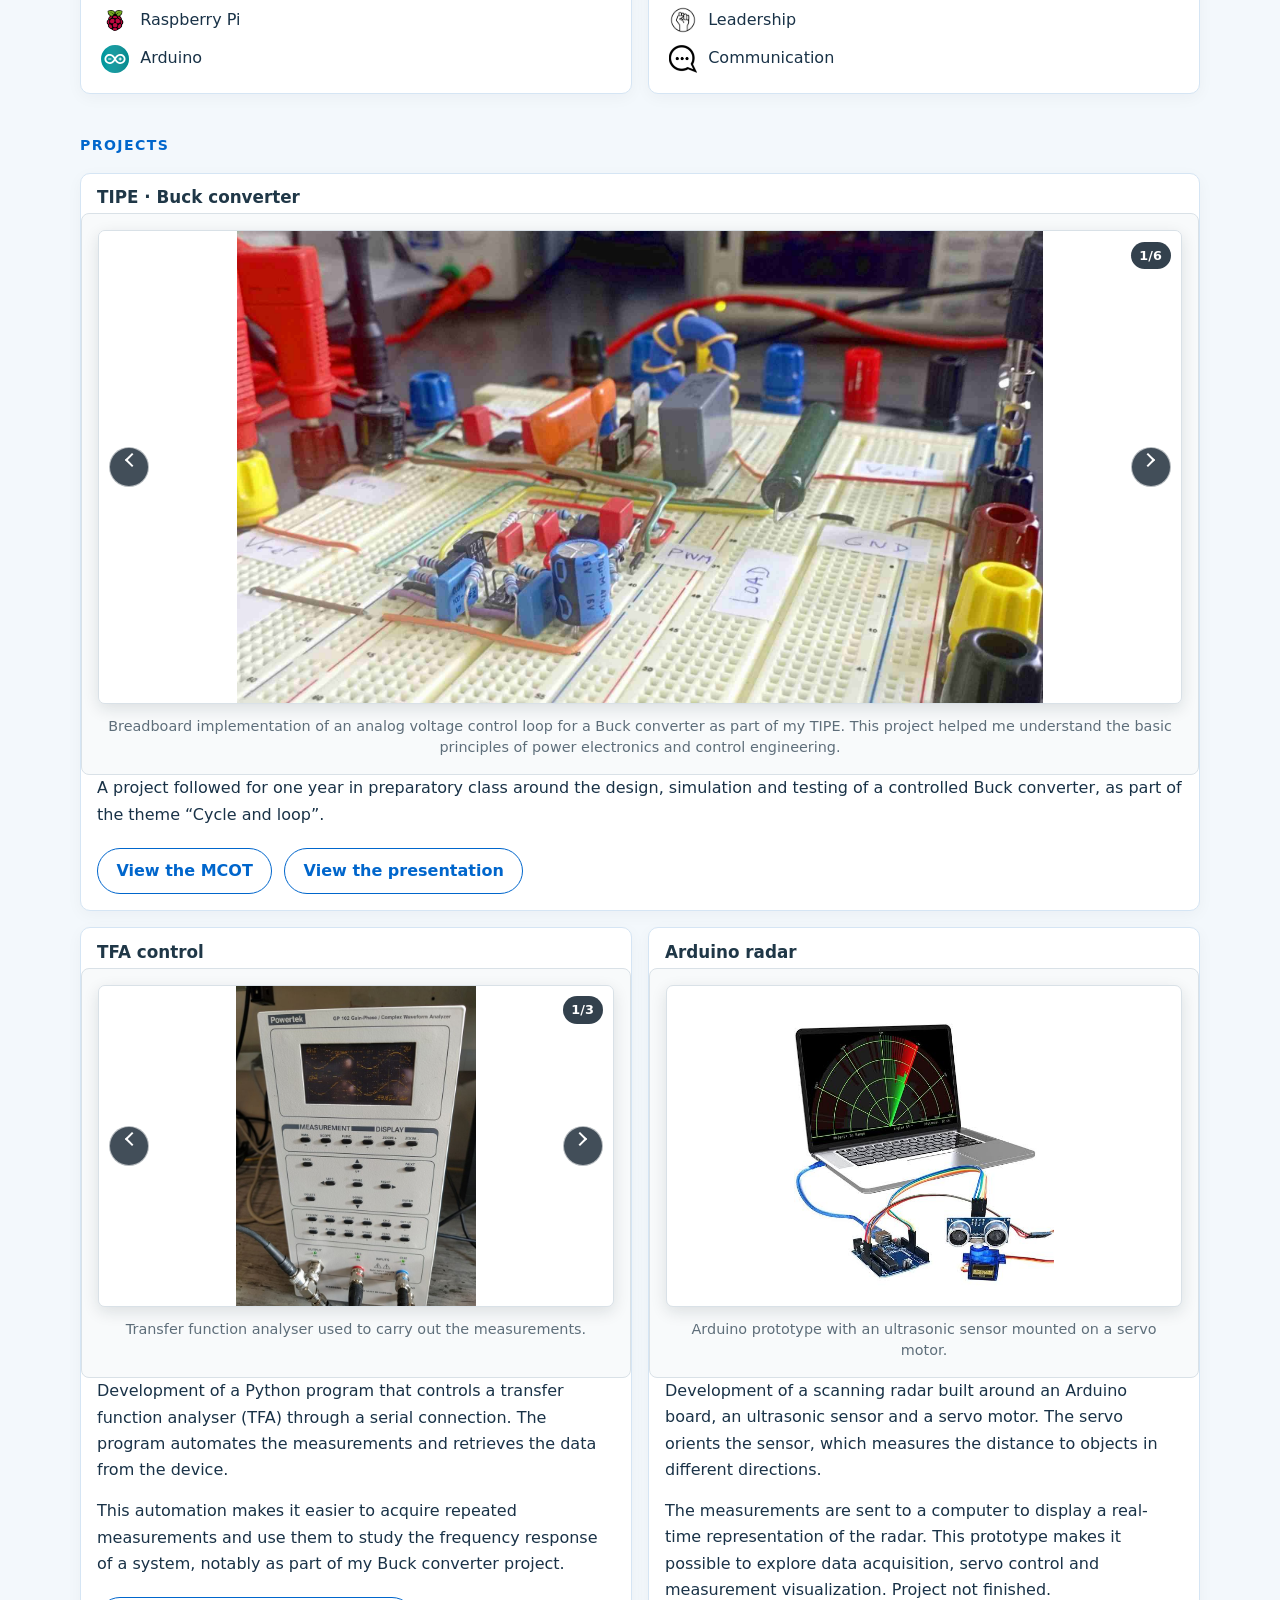
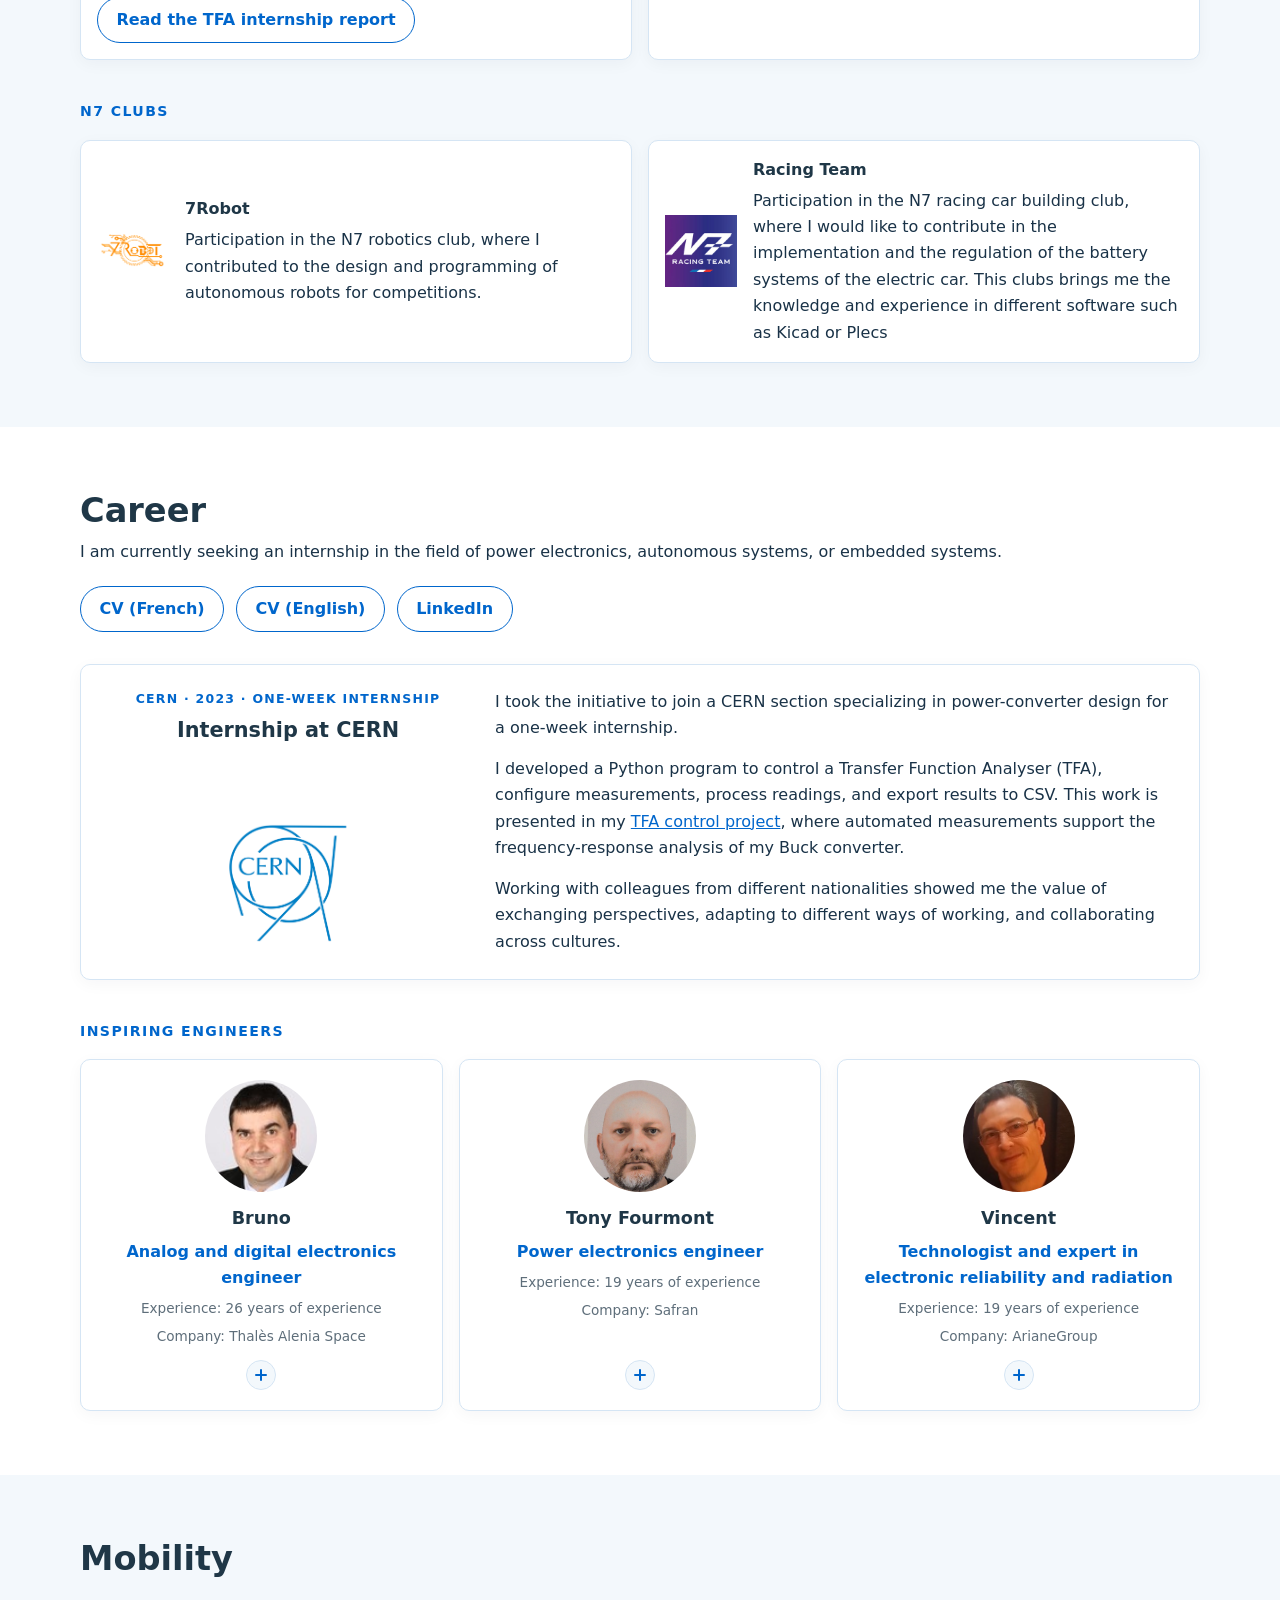
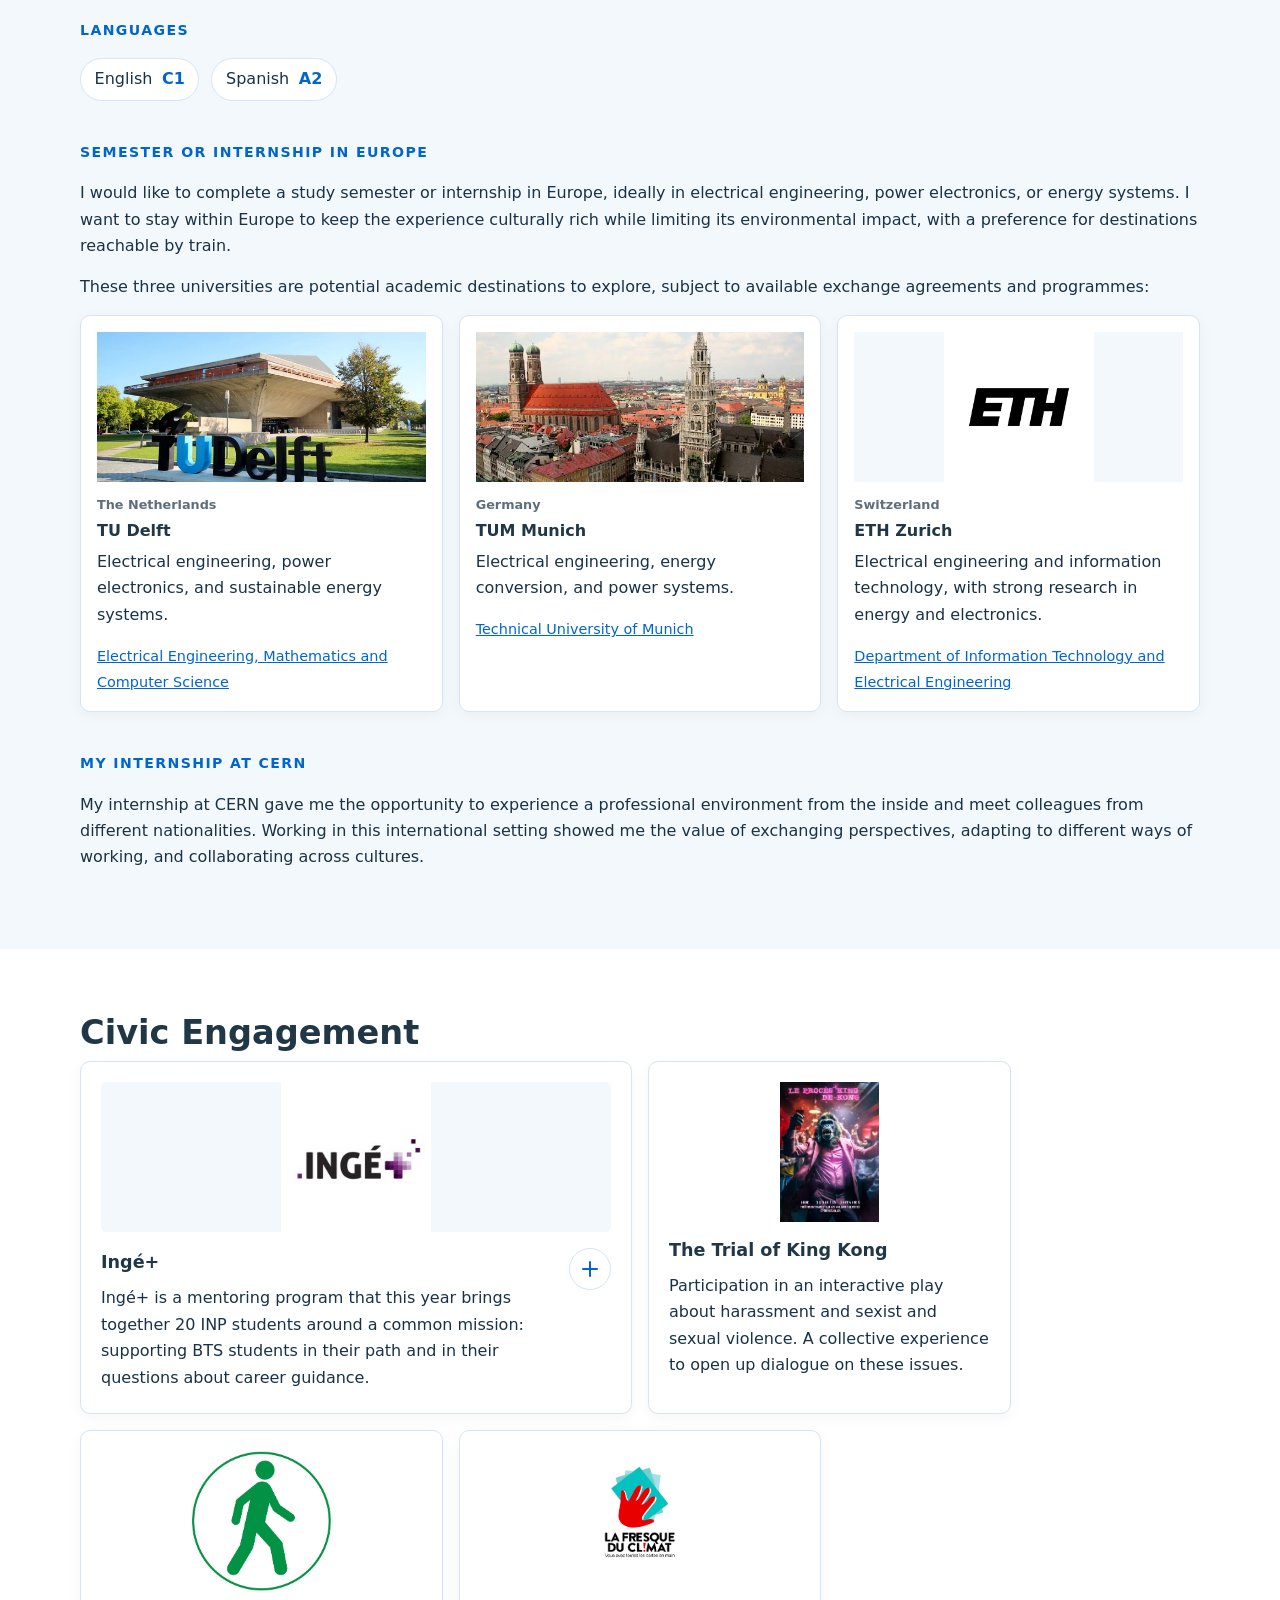
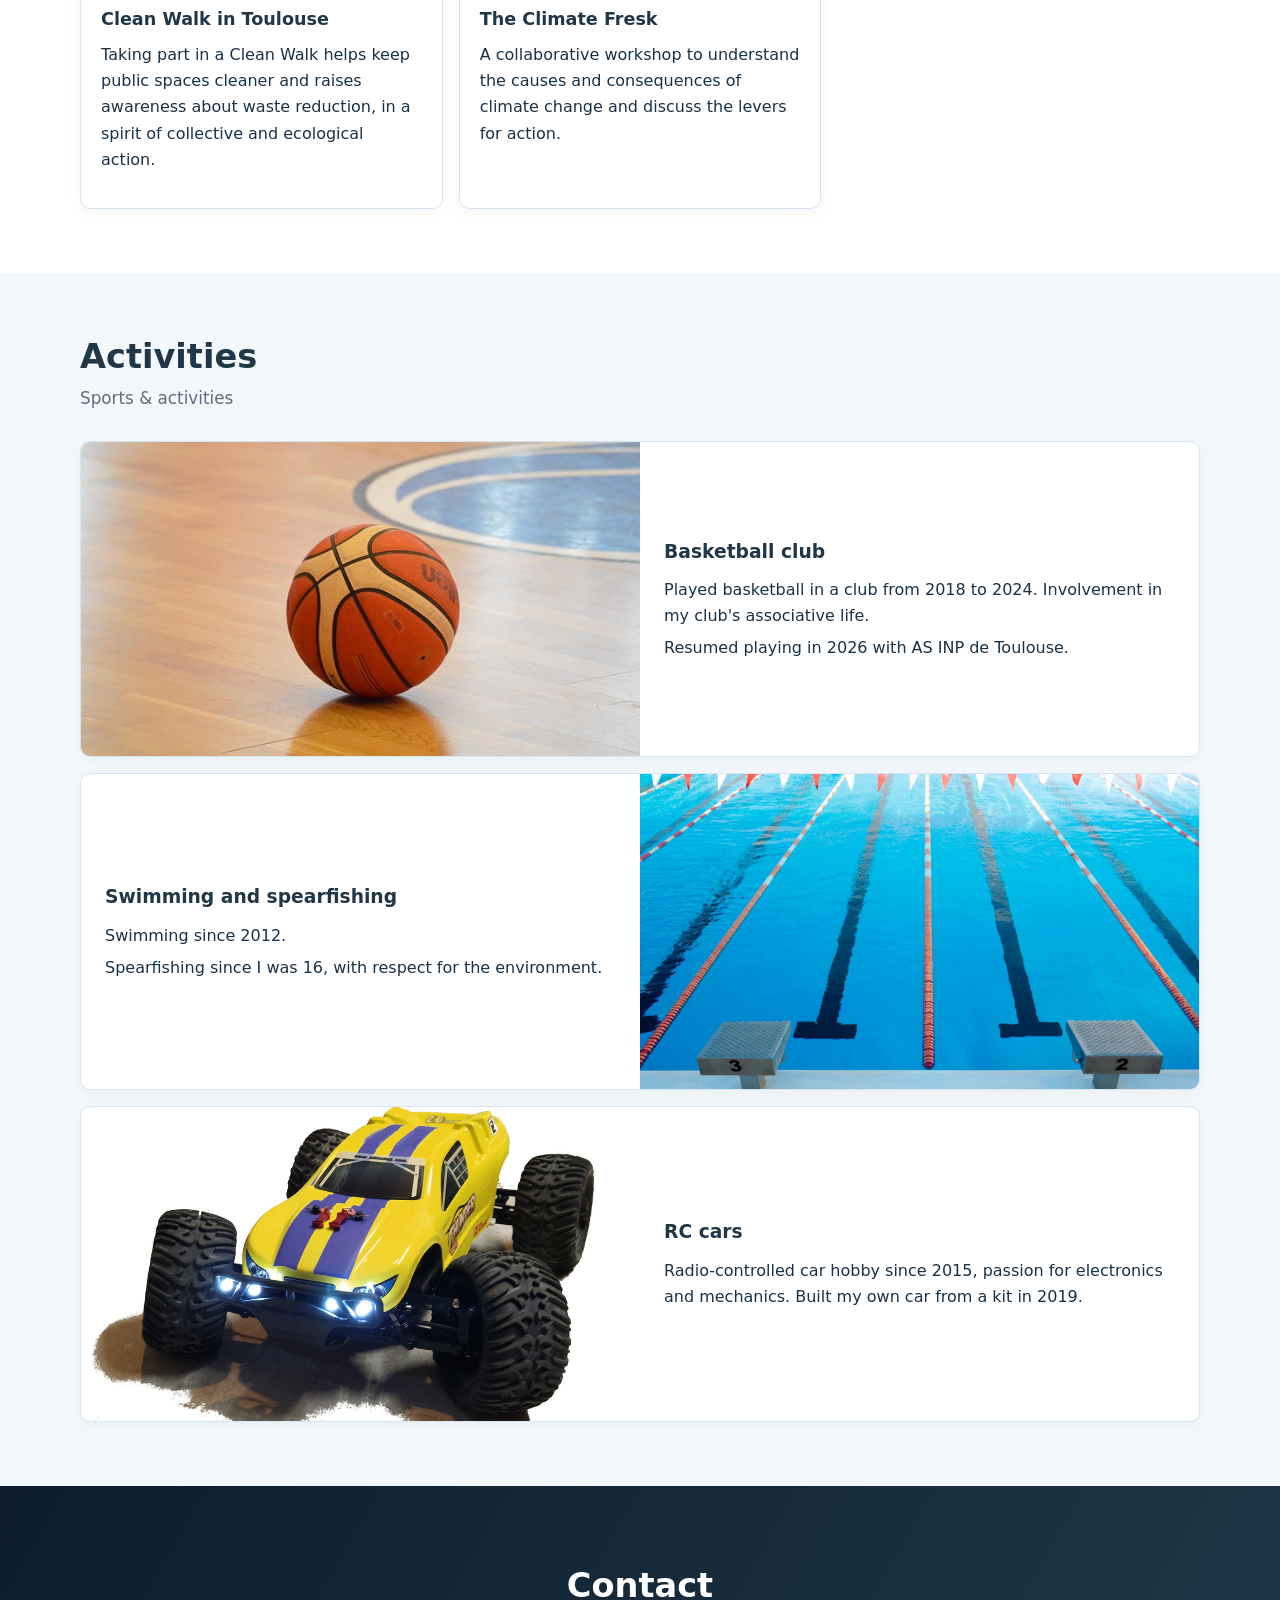
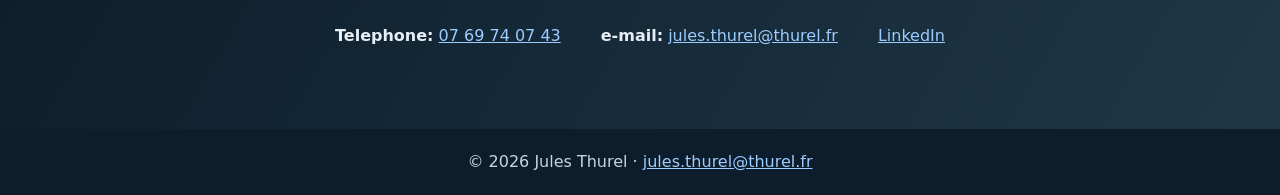
<file: index_claude.html>
<!DOCTYPE html>
<html lang="en">
<head>
    <meta charset="UTF-8">
    <meta name="viewport" content="width=device-width, initial-scale=1.0">
    <title>Jules Thurel - Portfolio</title>
    <link rel="stylesheet" href="style.css">
</head>
<body>
    <div class="hero-shell">
    <header class="hero">
        <div class="hero-portrait">
            <img src="photo_acceui.jpg" alt="Portrait of Jules Thurel">
        </div>
        <div class="hero-copy">
            <p class="hero-eyebrow">Portfolio · ENSEEIHT · 3EA</p>
            <h1>Jules Thurel</h1>
            <p class="hero-focus" data-i18n="h_focus">Engineering student focused on power electronics, embedded systems and autonomous technologies.</p>
            <div class="hero-actions">
                <a class="profile-button" href="./cv-jules-thurel_Vfinal_anglais.pdf" download data-i18n="cv_en">CV (English)</a>
                <a class="profile-button" href="./cv-jules-thurel_V6.pdf" download data-i18n="cv_fr">CV (French)</a>
                <a class="profile-button profile-button-secondary" href="#contact" data-i18n="contact_me">Contact me</a>
            </div>
        </div>
    </header>

    <dl class="hero-facts" aria-label="Key facts">
        <div><dt data-i18n="f_loc">Location</dt><dd>Toulouse, France</dd></div>
        <div><dt data-i18n="f_edu">Education</dt><dd data-i18n="f_edu_v">Engineer N7 · 3EA</dd></div>
        <div><dt data-i18n="f_seek">Looking for</dt><dd data-i18n="f_seek_v">Internship in power electronics</dd></div>
        <div><dt class="visually-hidden" data-i18n="f_lang">Language</dt><dd><span class="language-switch" role="group" aria-label="Select language"><button type="button" data-language-choice="en" aria-label="English" aria-pressed="true">EN</button><button type="button" data-language-choice="fr" aria-label="Français" aria-pressed="false">FR</button></span></dd></div>
    </dl>
    </div>

    <div class="section-tabs">
        <nav aria-label="Section navigation">
            <a href="#welcome" aria-current="location" data-i18n="n_welcome">Welcome</a>
            <a href="#engineering" data-i18n="n_eng">Engineering</a>
            <a href="#career" data-i18n="n_career">Career</a>
            <a href="#mobility" data-i18n="n_mob">Mobility</a>
            <a href="#civic" data-i18n="n_civic">Civic engagement</a>
            <a href="#activities" data-i18n="n_act">Activities</a>
            <a href="#contact">Contact</a>
        </nav>
    </div>

    <main>
        <section id="welcome">
            <h2 data-i18n="n_welcome">Welcome</h2>
            <div class="welcome-copy">
                <p data-i18n="w1">I am 20 years old and I am currently an engineering student at ENSEEIHT (N7) in Toulouse, in the 3EA program (Electrical Energy, Electronics, Automation).</p>
                <p data-i18n="w2">Driven by a passion for power electronics and autonomous systems, I thrive on designing, simulating, and testing practical circuits. My internship at CERN and a personal Buck converter project during my preparatory studies cemented this ambition.</p>
                <p data-i18n="w3">I apply my method and my rigor in every field related to electronic design.</p>
            </div>
        </section>

        <section id="engineering">
            <h2 data-i18n="n_eng">Engineering</h2>
            <h3 data-i18n="sk">Skills</h3>
            <div class="skills-container">
                <div class="skill-column">
                    <strong data-i18n="sk_prog">Programming</strong>
                    <div class="skill-row"><img src="./logo/Py.png" height="50" alt="logo Python"><p>Python</p></div>
                    <div class="skill-row"><img src="./logo/C_logo.png" height="50" alt="logo C"><p>C</p></div>
                    <div class="skill-row"><img src="./logo/cpp.png" height="50" alt="logo C++"><p>C++</p></div>
                </div>
                <div class="skill-column">
                    <strong data-i18n="sk_sim">Simulation &amp; calculations</strong>
                    <div class="skill-row"><img src="./logo/ltspice_logo.png" height="50" alt="logo LTspice"><p>LTspice</p></div>
                    <div class="skill-row"><img src="./logo/Matlab_Logo.png" height="50" alt="logo Matlab"><p>Matlab/Simulink</p></div>
                    <div class="skill-row"><img src="./logo/Octave_logo.png" height="50" alt="logo Octave"><p>Octave</p></div>
                </div>
                <div class="skill-column">
                    <strong data-i18n="sk_sys">Systems</strong>
                    <div class="skill-row"><img src="./logo/Debian_logo.png" height="50" alt="logo Debian"><p>Debian</p></div>
                    <div class="skill-row"><img src="./logo/raspberry_logo.png" height="50" alt="logo Raspberry Pi"><p>Raspberry Pi</p></div>
                    <div class="skill-row"><img src="./logo/Arduino_logo.svg" height="40" alt="logo Arduino"><p>Arduino</p></div>
                </div>
                <div class="skill-column">
                    <strong data-i18n="sk_soft">Soft skills</strong>
                    <div class="skill-row"><img src="./logo/pb_solving_logo.jpeg" height="40" alt="logo Problem Solving"><p data-i18n="sk_ps">Problem Solving</p></div>
                    <div class="skill-row"><img src="./logo/leader_logo.jpeg" height="50" alt="logo leadership"><p>Leadership</p></div>
                    <div class="skill-row"><img src="./logo/com_logo.png" height="50" alt="logo Communication"><p>Communication</p></div>
                </div>
            </div>
            <h3 data-i18n="pr">Projects</h3>
            <div class="projects-container">
                <article class="project-card">
                    <div class="project-card-heading">
                        <h4 data-i18n="tipe_t">TIPE · Buck converter</h4>
                    </div>
                    <div class="project-card-preview">
                        <div class="project-card-image-stage">
                            <div class="slider project-image-slider" data-buck-carousel role="region" aria-label="Images du projet TIPE">
                                <figure><img data-buck-image src="photo tipe/angle_breadboard.png" alt="Buck converter built on a breadboard"></figure>
                                <output class="slide-counter" data-buck-counter aria-live="polite" aria-label="Image 1 sur 6">1/6</output>
                                <button class="carousel-control previous" type="button" data-buck-previous aria-label="Image précédente">&lsaquo;</button>
                                <button class="carousel-control next" type="button" data-buck-next aria-label="Image suivante">&rsaquo;</button>
                            </div>
                        </div>
                        <p class="project-image-caption" data-buck-caption>Breadboard implementation of an analog voltage control loop for a Buck converter.</p>
                    </div>
                    <div class="project-card-details" id="tipe-project-details">
                        <p data-i18n="tipe_d">A project followed for one year in preparatory class around the design, simulation and testing of a controlled Buck converter, as part of the theme “Cycle and loop”.</p>
                        <div class="project-document-links">
                            <a class="profile-button" href="./Mcot_30561_vfinal_dot_EN.pdf" data-href-en="./Mcot_30561_vfinal_dot_EN.pdf" data-href-fr="./Mcot_30561_vfinal_dot.pdf" target="_blank" rel="noopener noreferrer" data-i18n="btn_mcot">View the MCOT</a>
                            <a class="profile-button" href="./presentation_TIPE_portfolio.pdf" target="_blank" rel="noopener noreferrer" data-i18n="btn_pres">View the presentation</a>
                        </div>
                    </div>
                </article>

                <article class="project-card" id="arduino-radar">
                    <div class="project-card-heading">
                        <h4>Arduino radar</h4>
                    </div>
                    <div class="project-card-preview">
                        <div class="project-card-image-stage">
                            <img src="arduino_radar.jpeg" alt="Arduino radar with ultrasonic sensor and servo motor">
                        </div>
                        <p class="project-image-caption" data-i18n="ard_cap">Arduino prototype with an ultrasonic sensor mounted on a servo motor.</p>
                    </div>
                    <div class="project-card-details" id="radar-project-details">
                        <p data-i18n="ard_p1">Development of a scanning radar built around an Arduino board, an ultrasonic sensor and a servo motor. The servo orients the sensor, which measures the distance to objects in different directions.</p>
                        <p data-i18n="ard_p2">The measurements are sent to a computer to display a real-time representation of the radar. This prototype makes it possible to explore data acquisition, servo control and measurement visualization. Project not finished.</p>
                    </div>
                </article>

                <article class="project-card" id="tfa-control">
                    <div class="project-card-heading">
                        <h4>TFA control</h4>
                    </div>
                    <div class="project-card-preview">
                        <div class="project-card-image-stage">
                            <div class="slider project-image-slider" data-tfa-carousel role="region" aria-label="Images du projet TFA">
                                <figure><img data-tfa-image src="./TFA/photo_TFA.jpg" alt="Transfer function analyser used for the measurements"></figure>
                                <output class="slide-counter" data-tfa-counter aria-live="polite" aria-label="Image 1 sur 3">1/3</output>
                                <button class="carousel-control previous" type="button" data-tfa-previous aria-label="Image précédente">&lsaquo;</button>
                                <button class="carousel-control next" type="button" data-tfa-next aria-label="Image suivante">&rsaquo;</button>
                            </div>
                        </div>
                        <p class="project-image-caption" data-tfa-caption>Transfer function analyser used to carry out the measurements.</p>
                    </div>
                    <div class="project-card-details" id="tfa-project-details">
                        <p data-i18n="tfa_p1">Development of a Python program that controls a transfer function analyser (TFA) through a serial connection. The program automates the measurements and retrieves the data from the device.</p>
                        <p data-i18n="tfa_p2">This automation makes it easier to acquire repeated measurements and use them to study the frequency response of a system, notably as part of my Buck converter project.</p>
                        <div class="project-document-links">
                            <a class="profile-button" href="./TFA/Thurel-Jules_2023-10-29_CERN-Internship-Report.pdf" data-href-en="./TFA/Thurel-Jules_2023-10-29_CERN-Internship-Report.pdf" data-href-fr="./TFA/Thurel-Jules_2023-10-29_Rapport-Stage-CERN.pdf" target="_blank" rel="noopener noreferrer" data-i18n="btn_tfa">Read the TFA internship report</a>
                        </div>
                    </div>
                </article>
            </div>
            <h3 data-i18n="clubs_h">N7 Clubs</h3>
            <div class="clubs-list">
                <article class="club-card">
                    <img src="./logo/7robot_logo.png" alt="Logo 7Robot">
                    <div>
                        <h4>7Robot</h4>
                        <p data-i18n="club1">Participation in the N7 robotics club, where I contributed to the design and programming of autonomous robots for competitions.</p>
                    </div>
                </article>
                <article class="club-card">
                    <img src="./logo/racingteam_logo.jpeg" alt="Logo N7 Racing Team">
                    <div>
                        <h4>Racing Team</h4>
                        <p data-i18n="club2">Participation in the N7 racing car building club, where I would like to contribute in the implementation and the regulation of the battery systems of the electric car. This clubs brings me the knowledge and experience in different software such as Kicad or Plecs</p>
                    </div>
                </article>
            </div>

        </section>

        <section id="career">
            <h2 data-i18n="n_career">Career</h2>
            <p data-i18n="car_p">
                I am currently seeking an internship in the field of power electronics, autonomous systems, or embedded systems.
            </p>
            <div class="profile-links">
                <a class="profile-button" href="./cv-jules-thurel_V6.pdf" download data-i18n="cv_fr">CV (French)</a>
                <a class="profile-button" href="./cv-jules-thurel_Vfinal_anglais.pdf" download data-i18n="cv_en">CV (English)</a>
                <a class="profile-button" href="https://www.linkedin.com/in/jules-thurel-329495418/" target="_blank" rel="noopener noreferrer">LinkedIn</a>
            </div>
            <article class="internship-card">
                <div>
                    <p class="category-label" data-i18n="intern_label">CERN · 2023 · One-week internship</p>
                    <h3 data-i18n="intern_h">Internship at CERN</h3>
                    <img class="internship-logo" src="./logo/cern_logo.png" alt="CERN logo">
                </div>
                <div>
                    <p data-i18n="intern_p1">I took the initiative to join a CERN section specializing in power-converter design for a one-week internship.</p>
                    <p data-i18n="intern_p2">I developed a Python program to control a Transfer Function Analyser (TFA), configure measurements, process readings, and export results to CSV. This work is presented in my <a href="#tfa-control">TFA control project</a>, where automated measurements support the frequency-response analysis of my Buck converter.</p>
                    <p data-i18n="intern_p3">Working with colleagues from different nationalities showed me the value of exchanging perspectives, adapting to different ways of working, and collaborating across cultures.</p>
                </div>
            </article>
            <h3 data-i18n="ie_h">Inspiring Engineers</h3>
            <div class="profile-cards" role="region" aria-label="Inspiring engineers">
                <article class="profile-card">
                    <button class="profile-card-trigger" type="button" data-profile-trigger="bruno" aria-expanded="false" aria-controls="profile-detail-panel">
                        <img class="profile-card-photo" src="./logo/cropped_avatar.jpeg" alt="Portrait of Bruno">
                        <span class="profile-card-copy">
                            <span class="profile-card-name">Bruno</span>
                            <span class="profile-card-role" data-i18n="role_bruno">Analog and digital electronics engineer</span>
                            <span class="profile-card-meta" data-i18n="exp26">Experience: 26 years of experience</span>
                            <span class="profile-card-meta" data-i18n="co_bruno">Company: Thalès Alenia Space</span>
                        </span>
                        <span class="profile-open-icon" aria-hidden="true">+</span>
                    </button>
                </article>
                <article class="profile-card">
                    <button class="profile-card-trigger" type="button" data-profile-trigger="tony" aria-expanded="false" aria-controls="profile-detail-panel">
                        <img class="profile-card-photo" src="./logo/cropped_avatar_tony.jpg" alt="Portrait of Tony Fourmont">
                        <span class="profile-card-copy">
                            <span class="profile-card-name">Tony Fourmont</span>
                            <span class="profile-card-role" data-i18n="role_tony">Power electronics engineer</span>
                            <span class="profile-card-meta" data-i18n="exp19">Experience: 19 years of experience</span>
                            <span class="profile-card-meta" data-i18n="co_tony">Company: Safran</span>
                        </span>
                        <span class="profile-open-icon" aria-hidden="true">+</span>
                    </button>
                </article>
                <article class="profile-card">
                    <button class="profile-card-trigger" type="button" data-profile-trigger="vincent" aria-expanded="false" aria-controls="profile-detail-panel">
                        <img class="profile-card-photo" src="./logo/vincent.jpg" alt="Portrait of Vincent">
                        <span class="profile-card-copy">
                            <span class="profile-card-name">Vincent</span>
                            <span class="profile-card-role" data-i18n="role_vincent">Technologist and expert in electronic reliability and radiation</span>
                            <span class="profile-card-meta" data-i18n="exp19">Experience: 19 years of experience</span>
                            <span class="profile-card-meta" data-i18n="co_vincent">Company: ArianeGroup</span>
                        </span>
                        <span class="profile-open-icon" aria-hidden="true">+</span>
                    </button>
                </article>
            </div>
            <aside class="project-card-details profile-detail-panel" id="profile-detail-panel" role="region" aria-labelledby="profile-detail-title" hidden>
                <div class="project-card-detail-header">
                    <h3 class="project-card-detail-title" id="profile-detail-title"></h3>
                    <button class="project-card-close" type="button" aria-label="Close profile details">&times;</button>
                </div>
                <p class="profile-detail-role" id="profile-detail-role"></p>
                <dl class="profile-detail-meta">
                    <div><dt data-i18n="p_exp">Experience</dt><dd id="profile-detail-experience"></dd></div>
                    <div><dt data-i18n="p_co">Company</dt><dd id="profile-detail-company"></dd></div>
                </dl>
                <div id="profile-detail-description"></div>
            </aside>
        </section>

        <section id="mobility">
            <h2 data-i18n="n_mob">Mobility</h2>
            <div class="mobility-languages">
                <h3 class="mobility-subtitle" data-i18n="mob_lang_h">Languages</h3>
                <dl class="language-levels">
                    <div class="language-level">
                        <dt data-i18n="lang_en">English</dt>
                        <dd>C1</dd>
                    </div>
                    <div class="language-level">
                        <dt data-i18n="lang_es">Spanish</dt>
                        <dd>A2</dd>
                    </div>
                </dl>
            </div>

            <div class="mobility-plan">
                <h3 class="mobility-subtitle" data-i18n="mob_plan_h">Semester or internship in Europe</h3>
                <p data-i18n="mob_p1">I would like to complete a study semester or internship in Europe, ideally in electrical engineering, power electronics, or energy systems. I want to stay within Europe to keep the experience culturally rich while limiting its environmental impact, with a preference for destinations reachable by train.</p>
                <p data-i18n="mob_p2">These three universities are potential academic destinations to explore, subject to available exchange agreements and programmes:</p>
                <div class="mobility-universities">
                    <article class="mobility-university">
                        <img class="mobility-university-image" src="./tu_deft.webp" alt="TU Delft campus">
                        <p class="mobility-country" data-i18n="c_nl">The Netherlands</p>
                        <h4>TU Delft</h4>
                        <p data-i18n="u1">Electrical engineering, power electronics, and sustainable energy systems.</p>
                        <a href="https://www.tudelft.nl/en/eemcs" target="_blank" rel="noopener noreferrer">Electrical Engineering, Mathematics and Computer Science</a>
                    </article>
                    <article class="mobility-university">
                        <img class="mobility-university-image" src="./logo/munchen.jpeg" alt="View of Munich, Germany">
                        <p class="mobility-country" data-i18n="c_de">Germany</p>
                        <h4>TUM Munich</h4>
                        <p data-i18n="u2">Electrical engineering, energy conversion, and power systems.</p>
                        <a href="https://www.tum.de/en/" target="_blank" rel="noopener noreferrer">Technical University of Munich</a>
                    </article>
                    <article class="mobility-university">
                        <img class="mobility-university-logo" src="./logo/uth_logo.png" alt="ETH Zurich logo">
                        <p class="mobility-country" data-i18n="c_ch">Switzerland</p>
                        <h4>ETH Zurich</h4>
                        <p data-i18n="u3">Electrical engineering and information technology, with strong research in energy and electronics.</p>
                        <a href="https://ee.ethz.ch/" target="_blank" rel="noopener noreferrer">Department of Information Technology and Electrical Engineering</a>
                    </article>
                </div>
            </div>

            <div class="mobility-cern">
                <h3 class="mobility-subtitle" data-i18n="cern_h">My internship at CERN</h3>
                <p data-i18n="cern_p">My internship at CERN gave me the opportunity to experience a professional environment from the inside and meet colleagues from different nationalities. Working in this international setting showed me the value of exchanging perspectives, adapting to different ways of working, and collaborating across cultures.</p>
            </div>
        </section>

        <section id="civic">
            <h2 data-i18n="n_civic">Civic Engagement</h2>
            <div class="civic-grid">
                <article class="civic-card civic-feature">
                    <img src="./logo/ingep_logo.jpeg" alt="Logo Ingé+">
                    <div class="civic-feature-copy">
                        <h3>Ingé+</h3>
                        <p data-i18n="inge_p1">Ingé+ is a mentoring program that this year brings together 20 INP students around a common mission: supporting BTS students in their path and in their questions about career guidance.</p>
                        <div class="civic-feature-details" id="inge-plus-details" hidden>
                            <p data-i18n="inge_p2">Specifically, each mentor talks with their mentees about once a month, remotely (WhatsApp group, video calls) or in person for the BTS students based in Toulouse, to get to know each other and share advice on subjects, engineering, study paths and companies. The strength of the program is its spirit of mutual support: everyone gives according to their availability, without needing to be an expert, because the essential thing is to be present and to listen. As a mentor, I see in INP+ a concrete form of civic engagement: giving my time, reassuring and guiding those who hesitate, and passing on the desire to continue their studies, in a spirit of solidarity and sharing between students.</p>
                        </div>
                    </div>
                    <button class="civic-expand" type="button" data-civic-expand aria-expanded="false" aria-controls="inge-plus-details" aria-label="Show the full description of Ingé+">+</button>
                </article>
                <article class="civic-card">
                    <img src="./logo/proces_kk_logo.jpeg" alt="Visual of The Trial of King Kong">
                    <h3 data-i18n="kk_h">The Trial of King Kong</h3>
                    <p data-i18n="kk_p">Participation in an interactive play about harassment and sexist and sexual violence. A collective experience to open up dialogue on these issues.</p>
                </article>
                <article class="civic-card">
                    <img src="./logo/clean_walk_logo.jpeg" alt="Clean Walk logo">
                    <h3 data-i18n="cw_h">Clean Walk in Toulouse</h3>
                    <p data-i18n="cw_p">Taking part in a Clean Walk helps keep public spaces cleaner and raises awareness about waste reduction, in a spirit of collective and ecological action.</p>
                </article>
                <article class="civic-card">
                    <img src="./logo/fresque_climat_logo.png" alt="Climate Fresk logo">
                    <h3 data-i18n="cf_h">The Climate Fresk</h3>
                    <p data-i18n="cf_p">A collaborative workshop to understand the causes and consequences of climate change and discuss the levers for action.</p>
                </article>
            </div>
        </section>

        <section id="activities">
            <h2 data-i18n="n_act">Activities</h2>
            <p class="section-subtitle" data-i18n="act_sub">Sports &amp; activities</p>
            <div class="activities-list">
                <article class="activity-item">
                    <div class="activity-gallery activity-gallery-static">
                        <img src="baketball.jpg" alt="Basketball court">
                    </div>
                    <div class="activity-copy">
                        <h3 data-i18n="a1_h">Basketball club</h3>
                        <p data-i18n="a1_p1">Played basketball in a club from 2018 to 2024. Involvement in my club's associative life.</p>
                        <p data-i18n="a1_p2">Resumed playing in 2026 with AS INP de Toulouse.</p>
                    </div>
                </article>
                <article class="activity-item">
                    <div class="activity-gallery activity-gallery-static">
                        <img src="piscine.jpg" alt="Swimming pool">
                    </div>
                    <div class="activity-copy">
                        <h3 data-i18n="a2_h">Swimming and spearfishing</h3>
                        <p data-i18n="a2_p1">Swimming since 2012.</p>
                        <p data-i18n="a2_p2">Spearfishing since I was 16, with respect for the environment.</p>
                    </div>
                </article>
                <article class="activity-item">
                    <div class="activity-gallery activity-gallery-static">
                        <img src="RC-car.jpg" alt="Radio-controlled car, front view">
                    </div>
                    <div class="activity-copy">
                        <h3 data-i18n="a3_h">RC cars</h3>
                        <p data-i18n="a3_p">Radio-controlled car hobby since 2015, passion for electronics and mechanics. Built my own car from a kit in 2019.</p>
                    </div>
                </article>
            </div>
        </section>

        <section id="contact" class="contact-section">
            <h2>Contact</h2>
            <div class="contact-links">
                <p><strong data-i18n="ct_phone">Telephone:</strong> <a href="tel:+33769740743">07 69 74 07 43</a></p>
                <p><strong>e-mail:</strong> <a href="mailto:jules.thurel@thurel.fr">jules.thurel@thurel.fr</a></p>
                <p><a href="https://www.linkedin.com/in/jules-thurel-329495418/" target="_blank" rel="noopener noreferrer">LinkedIn</a></p>
            </div>
        </section>
    </main>

    <footer>
        <p>© 2026 Jules Thurel · <a href="mailto:jules.thurel@thurel.fr">jules.thurel@thurel.fr</a></p>
    </footer>

    <script>
        /* ---------- Langue courante ---------- */
        let currentLang = "en";

        /* ---------- Traductions françaises (l'anglais est lu directement dans le HTML) ---------- */
        const FR = {
            h_focus: `Étudiant ingénieur spécialisé en électronique de puissance, systèmes embarqués et technologies autonomes.`,
            cv_en: `CV (anglais)`, cv_fr: `CV (français)`, contact_me: `Me contacter`,
            f_loc: `Lieu`, f_edu: `Formation`, f_edu_v: `Ingénieur N7 · 3EA`,
            f_seek: `Recherche`, f_seek_v: `Stage en électronique de puissance`, f_lang: `Langue`,
            n_welcome: `Bienvenue`, n_eng: `Ingénierie`, n_career: `Carrière`, n_mob: `Mobilité`,
            n_civic: `Engagement citoyen`, n_act: `Activités`,
            w1: `J'ai 20 ans et je suis actuellement étudiant ingénieur à l'ENSEEIHT (N7) à Toulouse, dans la filière 3EA (Énergie Électrique, Électronique, Automatique).`,
            w2: `Animé par une passion pour l'électronique de puissance et les systèmes autonomes, j'aime concevoir, simuler et tester des circuits concrets. Mon stage au CERN et un projet personnel de convertisseur Buck pendant mes études en classe préparatoire ont renforcé cette ambition.`,
            w3: `J'applique ma méthode et ma rigueur dans tous les domaines liés à la conception électronique.`,
            sk: `Compétences`, sk_prog: `Programmation`, sk_sim: `Simulation &amp; calculs`, sk_sys: `Systèmes`,
            sk_soft: `Compétences transversales`, sk_ps: `Résolution de problèmes`,
            pr: `Projets`, tipe_t: `TIPE · Convertisseur Buck`,
            tipe_d: `Projet suivi pendant une année en classe préparatoire autour de la conception, de la simulation et des essais d’un convertisseur Buck asservi, dans le cadre du thème « Cycle et boucle ».`,
            btn_mcot: `Consulter le MCOT`, btn_pres: `Voir la présentation`,
            ard_cap: `Prototype Arduino avec capteur ultrasonore monté sur servomoteur.`,
            ard_p1: `Développement d'un radar à balayage autour d'une carte Arduino, d'un capteur ultrasonore et d'un servomoteur. Le servo oriente le capteur, qui relève la distance des objets dans différentes directions.`,
            ard_p2: `Les mesures sont transmises à un ordinateur pour afficher une représentation du radar en temps réel. Ce prototype permet d'explorer l'acquisition de données, le pilotage d'un servo et la visualisation des mesures. Projet non terminé.`,
            tfa_p1: `Développement d'un programme Python qui pilote un analyseur de fonction de transfert (TFA) par liaison série. Le programme automatise les mesures et récupère les données de l'appareil.`,
            tfa_p2: `Cette automatisation facilite l'acquisition de mesures répétées et leur exploitation pour étudier la réponse fréquentielle d'un système, notamment dans le cadre de mon projet de convertisseur Buck.`,
            btn_tfa: `Consulter le rapport de stage TFA`,
            clubs_h: `Clubs de l'N7`,
            club1: `Participation au club de robotique de l'N7, où j'ai contribué à la conception et à la programmation de robots autonomes pour des compétitions.`,
            club2: `Participation au club de construction de voiture de course de l'N7, où j'aimerais contribuer à la mise en œuvre et à la régulation des systèmes de batteries de la voiture électrique. Ce club m'apporte des connaissances et de l'expérience sur différents logiciels tels que Kicad ou Plecs`,
            car_p: `Je recherche actuellement un stage dans le domaine de l'électronique de puissance, des systèmes autonomes ou des systèmes embarqués.`,
            intern_label: `CERN · 2023 · Stage d'une semaine`, intern_h: `Stage au CERN`,
            intern_p1: `J'ai pris l'initiative de rejoindre une section du CERN spécialisée dans la conception de convertisseurs de puissance pour un stage d'une semaine.`,
            intern_p2: `J'ai développé un programme Python pour piloter un analyseur de fonction de transfert (TFA), configurer les mesures, traiter les relevés et exporter les résultats en CSV. Ce travail est présenté dans mon <a href="#tfa-control">projet TFA control</a>, où les mesures automatisées appuient l'analyse de la réponse fréquentielle de mon convertisseur Buck.`,
            intern_p3: `Travailler avec des collègues de nationalités différentes m'a montré la valeur de l'échange de points de vue, de l'adaptation à différentes façons de travailler et de la collaboration entre cultures.`,
            ie_h: `Ingénieurs inspirants`,
            role_bruno: `Ingénieur en électronique analogique et numérique`, role_tony: `Ingénieur en électronique de puissance`,
            role_vincent: `Technologue et expert en fiabilité électronique et radiations`,
            exp26: `Expérience : 26 ans d'expérience`, exp19: `Expérience : 19 ans d'expérience`,
            co_bruno: `Entreprise : Thalès Alenia Space`, co_tony: `Entreprise : Safran`, co_vincent: `Entreprise : ArianeGroup`,
            p_exp: `Expérience`, p_co: `Entreprise`,
            mob_lang_h: `Langues`, lang_en: `Anglais`, lang_es: `Espagnol`,
            mob_plan_h: `Semestre ou stage en Europe`,
            mob_p1: `J'aimerais effectuer un semestre d'études ou un stage en Europe, idéalement en génie électrique, électronique de puissance ou systèmes énergétiques. Je souhaite rester en Europe pour que l'expérience reste culturellement riche tout en limitant son impact environnemental, avec une préférence pour les destinations accessibles en train.`,
            mob_p2: `Ces trois universités sont des destinations académiques potentielles à explorer, sous réserve des accords d'échange et des programmes disponibles :`,
            c_nl: `Pays-Bas`, c_de: `Allemagne`, c_ch: `Suisse`,
            u1: `Génie électrique, électronique de puissance et systèmes énergétiques durables.`,
            u2: `Génie électrique, conversion d'énergie et systèmes de puissance.`,
            u3: `Génie électrique et technologies de l'information, avec une forte recherche en énergie et en électronique.`,
            cern_h: `Mon stage au CERN`,
            cern_p: `Mon stage au CERN m'a permis de découvrir un environnement professionnel de l'intérieur et de rencontrer des collègues de nationalités différentes. Travailler dans ce cadre international m'a montré la valeur de l'échange de points de vue, de l'adaptation à différentes façons de travailler et de la collaboration entre cultures.`,
            inge_p1: `Ingé+ est un programme de parrainage qui réunit cette année 20 étudiants de l'INP autour d'une même mission : accompagner des étudiants de BTS dans leur parcours et leurs questionnements sur l'orientation.`,
            inge_p2: `Concrètement, chaque parrain ou marraine échange environ une fois par mois avec ses filleuls, à distance (groupe WhatsApp, visios) ou en présentiel pour les BTS toulousains, pour faire connaissance, partager des conseils sur les matières, l'ingénierie, les filières et les entreprises. Ce qui fait la force du programme, c'est son esprit d'entraide : chacun donne selon ses disponibilités, sans avoir besoin d'être un expert, car l'essentiel est d'être présent et à l'écoute. En tant que parrain, je vois dans INP+ un engagement citoyen concret : donner de mon temps, rassurer et orienter ceux qui hésitent, et transmettre l'envie de poursuivre ses études, dans une logique de solidarité et de partage entre étudiants.`,
            kk_h: `Le Procès de King Kong`,
            kk_p: `Participation à une pièce de théâtre interactive autour du harcèlement et des violences sexistes et sexuelles. Une expérience collective pour ouvrir le dialogue sur ces enjeux.`,
            cw_h: `Clean Walk à Toulouse`,
            cw_p: `Participer à une Clean Walk contribue à garder les espaces publics plus propres et à sensibiliser à la réduction des déchets, dans un esprit d’action collective et écologique.`,
            cf_h: `La Fresque du Climat`,
            cf_p: `Atelier collaboratif pour comprendre les causes et les conséquences du changement climatique et échanger autour des leviers d’action.`,
            act_sub: `Sports &amp; activités`,
            a1_h: `Club de basketball`,
            a1_p1: `Pratique du basket-ball en club de 2018-2024. Implication dans la vie associative de mon club.`,
            a1_p2: `Reprise de l'activité depuis 2026 avec l'AS INP de Toulouse.`,
            a2_h: `Natation et chasse sous-marine`,
            a2_p1: `Pratique de la natation depuis 2012.`,
            a2_p2: `Pratique de la chasse sous-marine depuis mes 16 ans, respect de l'environnement.`,
            a3_h: `Voitures RC`,
            a3_p: `Pratique de la voiture radiocommandée depuis 2015, passion pour l'électronique et la mécanique. Montage de ma propre voiture avec kit en 2019.`,
            ct_phone: `Téléphone :`
        };

        const civicLabels = {
            en: { show: "Show the full description of Ingé+", hide: "Collapse the description of Ingé+" },
            fr: { show: "Afficher la description complète de Ingé+", hide: "Réduire la description de Ingé+" }
        };
        const counterLabel = {
            en: (i, n) => `Image ${i} of ${n}`,
            fr: (i, n) => `Image ${i} sur ${n}`
        };

        /* ---------- Carrousel TIPE ---------- */
        const buckSlides = [
            {
                src: "photo tipe/angle_breadboard.png",
                alt: { en: "Buck converter", fr: "Convertisseur Buck" },
                caption: {
                    en: "Breadboard implementation of an analog voltage control loop for a Buck converter as part of my TIPE. This project helped me understand the basic principles of power electronics and control engineering.",
                    fr: "Réalisation sur une breadboard d'un asservissement en tension analogique d'un convertisseur Buck dans le cadre de mon TIPE. Ce projet m'a permis de comprendre les principes de base de l'électronique de puissance et de l'automatique."
                }
            },
            {
                src: "photo tipe/circuit.png",
                alt: { en: "Electronic circuit", fr: "Circuit électronique" },
                caption: {
                    en: "Schematic showing the connections between the main components: the power stage: the switching stage and the LC filter of the buck converter. The control stage: the PI controller / the PWM / the high-side driver.",
                    fr: "Schéma de principe représentant les différentes connexions entre les composants majeurs : La partie de puissance : étage de commutation et filtre LC du buck. La partie de commande : le correcteur PI / Le PWM / le driver high-side."
                }
            },
            {
                src: "photo tipe/tipe_jules_pv.png",
                alt: { en: "Jules with his TIPE", fr: "Jules avec son TIPE" },
                caption: { en: "Real-condition test with a photovoltaic panel.", fr: "Essai en condition réelle avec panneau photovoltaïque." }
            },
            {
                src: "photo tipe/multimeter.png",
                alt: { en: "Real-condition test of the buck with a solar panel", fr: "Test en condition réelle du buck avec panneau solaire" },
                caption: {
                    en: "Measurement of the buck regulation working properly in real conditions with a solar panel. Output voltage = 5.01V for an input reference Vref = 5.0V",
                    fr: "Mesure du bon fonctionnement de la régulation du buck en condition réelle avec panneau solaire. Tension de sortie = 5.01V pour une tension d'entrée Vref = 5.0V"
                }
            },
            {
                src: "photo tipe/FTBFG.png",
                alt: { en: "Closed-loop gain", fr: "Gain en boucle fermée" },
                caption: {
                    en: "Closed-loop transfer function (gain) measured using a TFA. Verification that the simulation is consistent with the measurement.",
                    fr: "Réalisation de la fonction de transfert en boucle fermée en gain à l'aide d'un TFA. Vérification de la cohérence de la simulation avec la mesure."
                }
            },
            {
                src: "photo tipe/FTBFP.png",
                alt: { en: "Closed-loop phase", fr: "Phase de la FTBF" },
                caption: {
                    en: "Closed-loop transfer function (phase) measured using a TFA. Verification that the simulation is consistent with the measurement.",
                    fr: "Réalisation de la fonction de transfert en boucle fermée en phase à l'aide d'un TFA. Vérification de la cohérence de la simulation avec la mesure."
                }
            }
        ];
        const buckCarousel = document.querySelector("[data-buck-carousel]");
        const buckImage = buckCarousel.querySelector("[data-buck-image]");
        const buckCaption = document.querySelector("[data-buck-caption]");
        const buckCounter = buckCarousel.querySelector("[data-buck-counter]");
        let activeBuckSlide = 0;

        const showBuckSlide = (index) => {
            activeBuckSlide = (index + buckSlides.length) % buckSlides.length;
            const slide = buckSlides[activeBuckSlide];
            buckImage.src = slide.src;
            buckImage.alt = slide.alt[currentLang];
            buckCaption.textContent = slide.caption[currentLang];
            buckCounter.value = `${activeBuckSlide + 1}/${buckSlides.length}`;
            buckCounter.textContent = buckCounter.value;
            buckCounter.setAttribute("aria-label", counterLabel[currentLang](activeBuckSlide + 1, buckSlides.length));
        };

        buckCarousel.querySelector("[data-buck-previous]").addEventListener("click", () => showBuckSlide(activeBuckSlide - 1));
        buckCarousel.querySelector("[data-buck-next]").addEventListener("click", () => showBuckSlide(activeBuckSlide + 1));

        /* ---------- Carrousel TFA ---------- */
        const tfaSlides = [
            {
                src: "./TFA/photo_TFA.jpg",
                alt: { en: "Transfer function analyser", fr: "Analyseur de fonction de transfert" },
                caption: {
                    en: "Transfer function analyser used to carry out the measurements.",
                    fr: "Analyseur de fonction de transfert utilisé pour réaliser les mesures."
                }
            },
            {
                src: "./TFA/GI_TFA.png",
                alt: { en: "Interface of the TFA control program", fr: "Interface du programme de contrôle du TFA" },
                caption: {
                    en: "Interface developed to configure the analyser, start the measurements and retrieve the data.",
                    fr: "Interface développée pour configurer l'analyseur, lancer les mesures et récupérer les données."
                }
            },
            {
                src: "./TFA/settings_TFA.png",
                alt: { en: "Example of TFA measurement settings", fr: "Exemple de paramètres de mesure du TFA" },
                caption: {
                    en: "Example of parameters loaded to configure a measurement on the analyser.",
                    fr: "Exemple de paramètres chargés pour configurer une mesure sur l'analyseur."
                }
            }
        ];
        const tfaCarousel = document.querySelector("[data-tfa-carousel]");
        const tfaImage = tfaCarousel.querySelector("[data-tfa-image]");
        const tfaCaption = document.querySelector("[data-tfa-caption]");
        const tfaCounter = tfaCarousel.querySelector("[data-tfa-counter]");
        let activeTfaSlide = 0;

        const showTfaSlide = (index) => {
            activeTfaSlide = (index + tfaSlides.length) % tfaSlides.length;
            const slide = tfaSlides[activeTfaSlide];
            tfaImage.src = slide.src;
            tfaImage.alt = slide.alt[currentLang];
            tfaCaption.textContent = slide.caption[currentLang];
            tfaCounter.value = `${activeTfaSlide + 1}/${tfaSlides.length}`;
            tfaCounter.textContent = tfaCounter.value;
            tfaCounter.setAttribute("aria-label", counterLabel[currentLang](activeTfaSlide + 1, tfaSlides.length));
        };

        tfaCarousel.querySelector("[data-tfa-previous]").addEventListener("click", () => showTfaSlide(activeTfaSlide - 1));
        tfaCarousel.querySelector("[data-tfa-next]").addEventListener("click", () => showTfaSlide(activeTfaSlide + 1));

        /* ---------- Hauteur fixe des légendes (selon la langue courante) ---------- */
        const observeCaptionHeight = (captionElement, getCaptions) => {
            let measuredWidth = 0;
            const measureCaption = () => {
                const width = captionElement.getBoundingClientRect().width;
                if (!width || Math.abs(width - measuredWidth) < 1) return;
                measuredWidth = width;

                const measurement = document.createElement("p");
                measurement.className = captionElement.className;
                Object.assign(measurement.style, {
                    position: "fixed",
                    top: "0",
                    left: "-10000px",
                    width: `${width}px`,
                    height: "auto",
                    minHeight: "0",
                    visibility: "hidden",
                    overflow: "visible"
                });
                document.body.append(measurement);
                const maxHeight = getCaptions().reduce((height, caption) => {
                    measurement.textContent = caption;
                    return Math.max(height, measurement.getBoundingClientRect().height);
                }, 0);
                measurement.remove();
                captionElement.style.height = `${Math.ceil(maxHeight)}px`;
            };

            const observer = new ResizeObserver(measureCaption);
            observer.observe(captionElement);
            measureCaption();
            return {
                observer,
                remeasure: () => {
                    measuredWidth = 0;
                    measureCaption();
                }
            };
        };

        const captionHeights = [
            observeCaptionHeight(buckCaption, () => buckSlides.map((slide) => slide.caption[currentLang])),
            observeCaptionHeight(tfaCaption, () => tfaSlides.map((slide) => slide.caption[currentLang]))
        ];

        /* ---------- Navigation ---------- */
        const navigationLinks = Array.from(document.querySelectorAll(".section-tabs a"));
        const navigationSections = navigationLinks
            .map((link) => document.querySelector(link.getAttribute("href")))
            .filter(Boolean);
        const setActiveNavigation = (section) => {
            navigationLinks.forEach((link) => {
                if (link.hash === `#${section.id}`) {
                    link.setAttribute("aria-current", "location");
                } else {
                    link.removeAttribute("aria-current");
                }
            });
        };

        const navigationObserver = new IntersectionObserver((entries) => {
            const visibleSections = entries
                .filter((entry) => entry.isIntersecting)
                .sort((first, second) => second.intersectionRatio - first.intersectionRatio);
            if (visibleSections.length) setActiveNavigation(visibleSections[0].target);
        }, { rootMargin: "-20% 0px -68% 0px", threshold: [0, 0.25, 0.5] });

        navigationSections.forEach((section) => navigationObserver.observe(section));
        setActiveNavigation(navigationSections[0]);

        /* ---------- Ingénieurs inspirants ---------- */
        const profileTriggers = Array.from(document.querySelectorAll("[data-profile-trigger]"));
        const profilePanel = document.querySelector(".profile-detail-panel");
        const profileCloseButton = profilePanel.querySelector(".project-card-close");
        const profileTitle = document.querySelector("#profile-detail-title");
        const profileRole = document.querySelector("#profile-detail-role");
        const profileExperience = document.querySelector("#profile-detail-experience");
        const profileCompany = document.querySelector("#profile-detail-company");
        const profileDescription = document.querySelector("#profile-detail-description");
        const profileDetails = {
            bruno: {
                name: "Bruno Crousevial",
                company: "Thalès Alenia Space",
                role: { en: "Analog and digital electronics engineer", fr: "Ingénieur en électronique analogique et numérique" },
                experience: { en: "26 years of experience", fr: "26 ans d'expérience" },
                paragraphs: {
                    en: [
                        "His skills cover the full V-cycle development of a product: he designs electronic boards, interfaces with digital teams (firmware and software), and designs digital circuits on FPGA. This end-to-end command of the development cycle means he can follow a product from the first specifications through to validation, coordinating with the different technical teams involved along the way.",
                        "In small companies, he learned to be versatile and hands-on, covering the whole design chain, adapting quickly to varied projects, and taking on broad responsibilities. In a large group like Thales, he now works within structured, large-scale industrial programs, with rigorous processes and cross-functional teams.",
                        "What I find interesting about his career path is precisely this combination: the agility and breadth acquired in SMEs, paired with the rigor and scale of a major group. It's the kind of profile that can both design a board down to the smallest detail and navigate the complex organization of a large industrial player — a real asset in electronics, where practical know-how and structured methodology matter equally. His career illustrates how experience in small structures and in a global group can complement each other rather than oppose each other."
                    ],
                    fr: [
                        "Ses compétences couvrent le développement complet d'un produit en cycle en V : il conçoit des cartes électroniques, assure l'interface avec les équipes numériques (firmware et logiciel) et conçoit des circuits numériques sur FPGA. Cette maîtrise de bout en bout du cycle de développement lui permet de suivre un produit depuis les premières spécifications jusqu'à la validation, en coordonnant les différentes équipes techniques impliquées tout au long du processus.",
                        "Dans les petites entreprises, il a appris à être polyvalent et pragmatique, à couvrir toute la chaîne de conception, à s'adapter rapidement à des projets variés et à assumer de larges responsabilités. Dans un grand groupe comme Thales, il travaille désormais au sein de programmes industriels structurés et de grande envergure, avec des processus rigoureux et des équipes transverses.",
                        "Ce que je trouve intéressant dans son parcours, c'est précisément cette combinaison : l'agilité et la polyvalence acquises en PME, associées à la rigueur et à l'échelle d'un grand groupe. C'est le genre de profil capable à la fois de concevoir une carte dans les moindres détails et de s'orienter dans l'organisation complexe d'un grand acteur industriel — un véritable atout en électronique, où le savoir-faire pratique et la méthodologie structurée comptent autant l'un que l'autre. Son parcours illustre comment l'expérience dans de petites structures et dans un groupe mondial peuvent se compléter plutôt que s'opposer."
                    ]
                }
            },
            tony: {
                name: "Tony Fourmont",
                company: "Safran",
                role: { en: "Power electronics engineer", fr: "Ingénieur en électronique de puissance" },
                experience: { en: "19 years of experience", fr: "19 ans d'expérience" },
                paragraphs: {
                    en: [
                        "He designs low- and medium-power converters for aeronautical applications. His work covers the full design chain, from defining power supply architectures and simulating converters (DC/DC, AC/DC) to PCB layout, prototyping, and technical documentation, as well as providing industrial support during series production.",
                        "What I find fascinating about his job is that it sits at the crossroads of rigorous engineering and real-world applications: every converter he designs must meet strict client specifications and perform reliably in the demanding environment of aircraft. It's a field where precision, creative design, and hands-on prototyping come together. His background, from a Bac F3 in electrotechnics to a DESS in power electronics, reflects a genuine, long-standing passion for the discipline."
                    ],
                    fr: [
                        "Il conçoit des convertisseurs de faible et moyenne puissance pour des applications aéronautiques. Son travail couvre toute la chaîne de conception, de la définition des architectures d'alimentation et de la simulation des convertisseurs (DC/DC, AC/DC) jusqu'au routage de PCB, au prototypage et à la documentation technique, ainsi qu'au support industriel pendant la production en série.",
                        "Ce que je trouve fascinant dans son métier, c'est qu'il se situe au croisement d'une ingénierie rigoureuse et d'applications concrètes : chaque convertisseur qu'il conçoit doit répondre à des spécifications clients strictes et fonctionner de manière fiable dans l'environnement exigeant d'un avion. C'est un domaine où précision, conception créative et prototypage pratique se rejoignent. Son parcours, d'un Bac F3 en électrotechnique à un DESS en électronique de puissance, reflète une passion sincère et ancienne pour la discipline."
                    ]
                }
            },
            vincent: {
                name: "Vincent Rouet",
                company: "ArianeGroup",
                role: { en: "Technologist and expert in electronic reliability and radiation", fr: "Technologue et expert en fiabilité électronique et radiations" },
                experience: { en: "19 years of experience", fr: "19 ans d'expérience" },
                paragraphs: {
                    en: [
                        "Vincent is a component technologist (EEE and assembly) and an expert in radiation effects and electronics reliability at ArianeGroup SAS, where he also heads the technologists' department. His core mission is to ensure the reliability and quality of electronic equipment, guaranteeing optimal operation under the specific conditions of each mission.",
                        "His responsibilities span several key areas: defining technical requirements for materials and processes to prove the durability of electronic designs in mission environments; supporting design offices in managing embedded technologies; analyzing technological risks for electronic products and sub-assemblies, particularly COTS (commercial off-the-shelf) components, to assess risk and technology maturity; reviewing technical files from the design stage and analyzing technological choices against requirements; supporting the supply chain for subcontracted products throughout the product life cycle; inspecting boards and electronic sub-assemblies according to standards; carrying out technological and process surveys at subcontractors and analyzing each manufacturing step; contributing to anomaly resolution in production and operations; and participating in quality alerts and technology obsolescence notices.",
                        "Before joining ArianeGroup, he spent 14 years at Airbus Group Innovations as a research engineer in electronics reliability and head of the electronics assembly and integration reliability department. He also spent three years at VITEC MULTIMEDIA as an electronics and computer engineer in a design office.",
                        "What I find fascinating about his work is that it sits at the heart of space and aeronautics, where a single component failure can jeopardize an entire mission. His role combines deep technical expertise in radiation effects, reliability, and COTS risk analysis with a broad vision of the product life cycle, from design to supply chain and production. Rigor, curiosity, and a thorough understanding of materials and processes help ensure that equipment survives the extreme conditions of space."
                    ],
                    fr: [
                        "Vincent est technologue composants (EEE et assemblage) et expert des effets des radiations et de la fiabilité électronique chez ArianeGroup SAS, où il dirige également le département des technologues. Sa mission principale est d'assurer la fiabilité et la qualité des équipements électroniques, en garantissant un fonctionnement optimal dans les conditions spécifiques de chaque mission.",
                        "Ses responsabilités couvrent plusieurs domaines clés : définir les exigences techniques sur les matériaux et les procédés afin de prouver la durabilité des conceptions électroniques dans les environnements de mission ; accompagner les bureaux d'études dans la gestion des technologies embarquées ; analyser les risques technologiques des produits et sous-ensembles électroniques, notamment les composants COTS (commercial off-the-shelf), pour évaluer le risque et la maturité technologique ; examiner les dossiers techniques dès la conception et analyser les choix technologiques par rapport aux exigences ; accompagner la chaîne d'approvisionnement des produits sous-traités tout au long du cycle de vie ; inspecter les cartes et sous-ensembles électroniques selon les normes ; réaliser des audits technologiques et de procédés chez les sous-traitants et analyser chaque étape de fabrication ; contribuer à la résolution d'anomalies en production et en exploitation ; et participer aux alertes qualité et aux avis d'obsolescence technologique.",
                        "Avant de rejoindre ArianeGroup, il a passé 14 ans chez Airbus Group Innovations comme ingénieur de recherche en fiabilité électronique et responsable du département fiabilité de l'assemblage et de l'intégration électroniques. Il a également passé trois ans chez VITEC MULTIMEDIA comme ingénieur en électronique et informatique dans un bureau d'études.",
                        "Ce que je trouve fascinant dans son travail, c'est qu'il se situe au cœur du spatial et de l'aéronautique, où la défaillance d'un seul composant peut compromettre toute une mission. Son rôle associe une expertise technique pointue en effets des radiations, en fiabilité et en analyse de risques COTS à une vision large du cycle de vie du produit, de la conception à la chaîne d'approvisionnement et à la production. La rigueur, la curiosité et une compréhension approfondie des matériaux et des procédés contribuent à garantir que les équipements survivent aux conditions extrêmes de l'espace."
                    ]
                }
            }
        };
        let activeProfileTrigger = null;
        const fillProfilePanel = (key) => {
            const profile = profileDetails[key];
            profileTitle.textContent = profile.name;
            profileRole.textContent = profile.role[currentLang];
            profileExperience.textContent = profile.experience[currentLang];
            profileCompany.textContent = profile.company;
            profileDescription.replaceChildren(...profile.paragraphs[currentLang].map((text) => {
                const paragraph = document.createElement("p");
                paragraph.textContent = text;
                return paragraph;
            }));
        };
        const closeProfilePanel = () => {
            profilePanel.hidden = true;
            profileTriggers.forEach((trigger) => trigger.setAttribute("aria-expanded", "false"));
            activeProfileTrigger = null;
        };
        const openProfilePanel = (trigger) => {
            if (activeProfileTrigger === trigger && !profilePanel.hidden) {
                closeProfilePanel();
                return;
            }

            activeProfileTrigger = trigger;
            fillProfilePanel(trigger.dataset.profileTrigger);
            profilePanel.hidden = false;
            profileTriggers.forEach((item) => item.setAttribute("aria-expanded", String(item === trigger)));
        };
        profileTriggers.forEach((trigger) => {
            trigger.addEventListener("click", () => openProfilePanel(trigger));
        });
        profileCloseButton.addEventListener("click", () => {
            const triggerToFocus = activeProfileTrigger;
            closeProfilePanel();
            triggerToFocus?.focus();
        });

        /* ---------- Ingé+ ---------- */
        const civicExpand = document.querySelector("[data-civic-expand]");
        const civicDetails = document.getElementById(civicExpand.getAttribute("aria-controls"));
        const refreshCivicLabel = () => {
            const isExpanded = civicExpand.getAttribute("aria-expanded") === "true";
            civicExpand.setAttribute("aria-label", civicLabels[currentLang][isExpanded ? "hide" : "show"]);
        };
        civicExpand.addEventListener("click", () => {
            const isExpanded = civicExpand.getAttribute("aria-expanded") === "true";
            civicDetails.hidden = isExpanded;
            civicExpand.setAttribute("aria-expanded", String(!isExpanded));
            civicExpand.textContent = isExpanded ? "+" : "−";
            refreshCivicLabel();
        });

        /* ---------- Changement de langue EN / FR ---------- */
        const i18nElements = Array.from(document.querySelectorAll("[data-i18n]"));
        i18nElements.forEach((element) => { element.dataset.en = element.innerHTML; });
        const languageChoices = Array.from(document.querySelectorAll("[data-language-choice]"));

        const setLanguage = (lang) => {
            currentLang = lang;
            document.documentElement.lang = lang;

            i18nElements.forEach((element) => {
                const french = FR[element.dataset.i18n];
                element.innerHTML = lang === "fr" && french !== undefined ? french : element.dataset.en;
            });

            document.querySelectorAll("[data-href-en]").forEach((link) => {
                link.setAttribute("href", lang === "fr" ? link.dataset.hrefFr : link.dataset.hrefEn);
            });

            languageChoices.forEach((option) => {
                option.setAttribute("aria-pressed", String(option.dataset.languageChoice === lang));
            });

            showBuckSlide(activeBuckSlide);
            showTfaSlide(activeTfaSlide);
            captionHeights.forEach((item) => item.remeasure());
            refreshCivicLabel();
            if (activeProfileTrigger && !profilePanel.hidden) fillProfilePanel(activeProfileTrigger.dataset.profileTrigger);

            try { localStorage.setItem("portfolio-language", lang); } catch (error) { /* stockage indisponible */ }
        };

        languageChoices.forEach((choice) => {
            choice.addEventListener("click", () => setLanguage(choice.dataset.languageChoice));
        });

        let savedLanguage = "en";
        try { savedLanguage = localStorage.getItem("portfolio-language") === "fr" ? "fr" : "en"; } catch (error) { /* ignore */ }
        setLanguage(savedLanguage);
    </script>
</body>
</html>
</file>
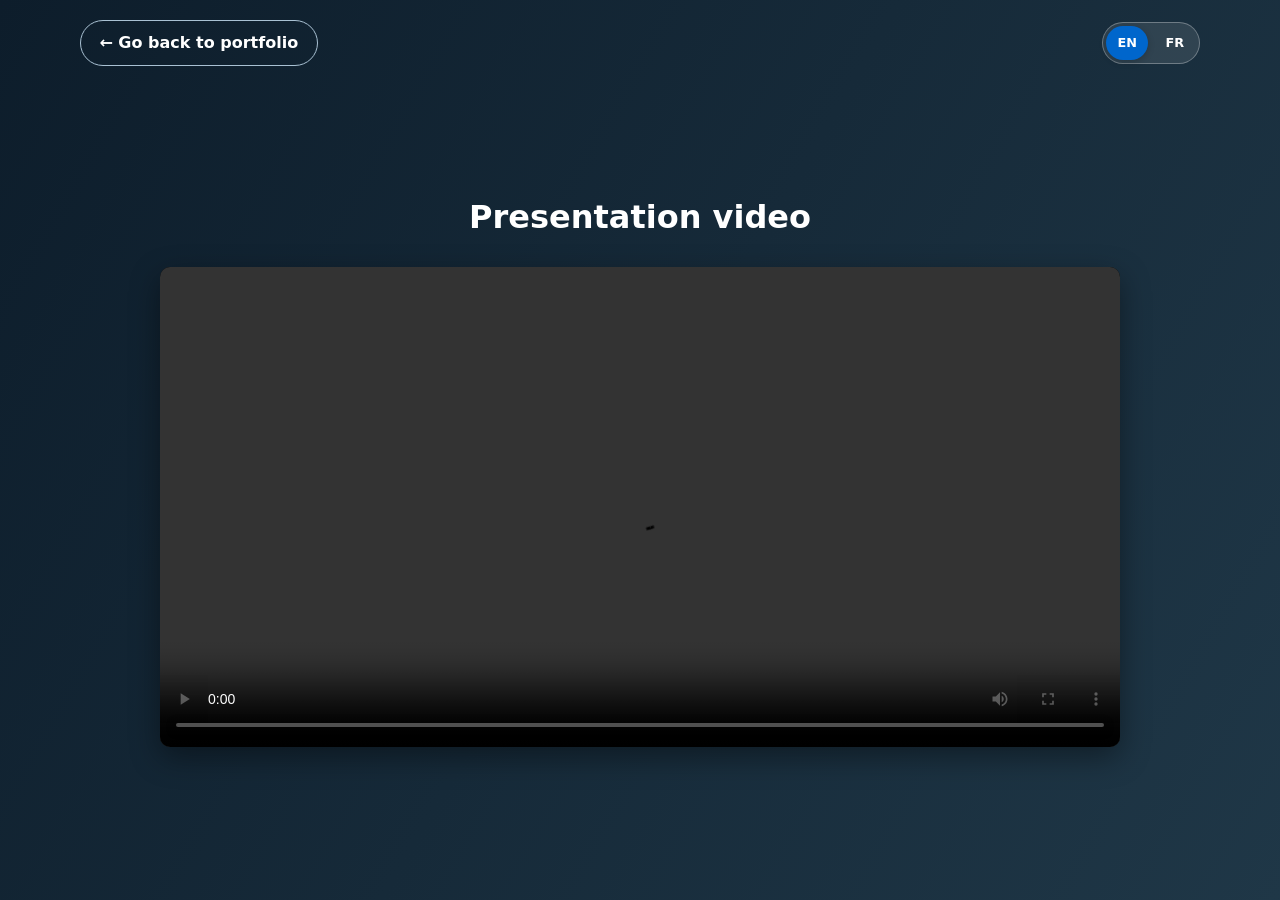
<file: video.html>
<!DOCTYPE html>
<html lang="en">
<head>
    <meta charset="UTF-8">
    <meta name="viewport" content="width=device-width, initial-scale=1.0">
    <title>Jules Thurel - Presentation video</title>
    <link rel="stylesheet" href="style.css">
</head>
<body class="video-page">
    <div class="video-topbar">
        <a class="profile-button" href="./index.html" id="back-link">← Go back to portfolio</a>
        <span class="language-switch" role="group" aria-label="Select language">
            <button type="button" data-language-choice="en" aria-pressed="true">EN</button>
            <button type="button" data-language-choice="fr" aria-pressed="false">FR</button>
        </span>
    </div>

    <main class="video-main">
        <h1 id="video-title">Presentation video</h1>
        <video controls autoplay playsinline preload="metadata">
            <source src="./thurel_jules_pitch.mp4" type="video/mp4">
        </video>
    </main>

    <script>
        const text = {
            en: { back: "← Go back to portfolio", title: "Presentation video" },
            fr: { back: "← Retour au portfolio", title: "Vidéo de présentation" }
        };
        const choices = document.querySelectorAll("[data-language-choice]");
        const setLanguage = (lang) => {
            document.documentElement.lang = lang;
            document.getElementById("back-link").textContent = text[lang].back;
            document.getElementById("video-title").textContent = text[lang].title;
            choices.forEach((c) => c.setAttribute("aria-pressed", String(c.dataset.languageChoice === lang)));
            try { localStorage.setItem("portfolio-language", lang); } catch (e) {}
        };
        choices.forEach((c) => c.addEventListener("click", () => setLanguage(c.dataset.languageChoice)));
        let lang = "en";
        try { lang = localStorage.getItem("portfolio-language") === "fr" ? "fr" : "en"; } catch (e) {}
        setLanguage(lang);
    </script>
</body>
</html>
</file>
<file: style.css>
:root {
    color-scheme: light;
    --blue: #0066cc;
    --navy: #0d1d2b;
    --navy-soft: #1f3747;
    --ink: #193247;
    --muted: #5e6e7a;
    --surface: #f3f8fc;
    --border: #d5e5f4;
    --white: #fff;
    --content-width: 1120px;
    --section-space: 4rem;
}

*,
*::before,
*::after {
    box-sizing: border-box;
}

html {
    scroll-behavior: smooth;
    scroll-padding-top: 5rem;
    overflow-x: clip;
}

body {
    margin: 0;
    color: var(--ink);
    background: var(--white);
    font-family: system-ui, -apple-system, BlinkMacSystemFont, "Segoe UI", sans-serif;
    font-size: 1rem;
    line-height: 1.65;
    overflow-x: clip;
}

img {
    display: block;
    max-width: 100%;
}

.visually-hidden {
    position: absolute;
    width: 1px;
    height: 1px;
    padding: 0;
    overflow: hidden;
    clip: rect(0, 0, 0, 0);
    white-space: nowrap;
    border: 0;
}

a {
    color: var(--blue);
}

a:focus-visible,
button:focus-visible,
summary:focus-visible {
    outline: 3px solid #78baff;
    outline-offset: 3px;
}

.hero-shell {
    background: linear-gradient(120deg, var(--navy), var(--navy-soft));
}

.hero {
    display: grid;
    grid-template-columns: minmax(0, 1fr) minmax(240px, 340px);
    grid-template-areas: "copy portrait";
    align-items: center;
    gap: 3rem;
    min-height: 400px;
    padding: 4rem max(1.25rem, calc((100vw - var(--content-width)) / 2));
    background: transparent;
    color: var(--white);
}

.hero-copy {
    grid-area: copy;
    max-width: 680px;
}

.hero-eyebrow,
.section-kicker,
.category-label {
    margin: 0 0 0.75rem;
    color: #78baff;
    font-size: 0.78rem;
    font-weight: 750;
    letter-spacing: 0.1em;
    text-transform: uppercase;
}

.hero h1 {
    margin: 0 0 0.75rem;
    color: var(--white);
    font-size: 3.75rem;
    line-height: 1.08;
}

.hero-focus {
    max-width: 56ch;
    margin: 0;
    color: #dce8f1;
    font-size: 1.15rem;
}

.hero-actions,
.profile-links,
.project-document-links {
    display: flex;
    flex-wrap: wrap;
    gap: 0.75rem;
}

.hero-actions {
    margin-top: 1.75rem;
}

.profile-button {
    display: inline-flex;
    min-height: 44px;
    align-items: center;
    justify-content: center;
    padding: 0.55rem 1.15rem;
    border: 1px solid var(--blue);
    border-radius: 999px;
    background: var(--blue);
    color: var(--white);
    font-weight: 650;
    text-decoration: none;
    transition: background-color 180ms ease, color 180ms ease, border-color 180ms ease;
}

.profile-button:hover {
    border-color: #004d99;
    background: #004d99;
}

.hero-actions .profile-button-secondary {
    border-color: #a9c1d3;
    background: transparent;
    color: var(--white);
}

.hero-actions .profile-button-secondary:hover {
    border-color: var(--white);
    background: rgba(255, 255, 255, 0.1);
}

.hero-portrait {
    grid-area: portrait;
    width: 100%;
    aspect-ratio: 4 / 5;
    overflow: hidden;
    border: 1px solid rgba(255, 255, 255, 0.28);
    border-radius: 10px;
    background: var(--navy-soft);
}

.hero-portrait img {
    width: 100%;
    height: 100%;
    object-fit: cover;
    object-position: center 34%;
}

.hero-facts {
    display: grid;
    grid-template-columns: repeat(4, minmax(0, 1fr));
    width: 100%;
    gap: 1.5rem;
    padding: 1.5rem max(1.25rem, calc((100vw - var(--content-width)) / 2));
    background: transparent;
    margin: 0 auto;
}

.hero-facts div {
    min-width: 0;
}

.hero-facts dt {
    color: #9dccff;
    font-size: 0.75rem;
    font-weight: 750;
    letter-spacing: 0.08em;
    text-transform: uppercase;
}

.hero-facts dd {
    margin: 0.25rem 0 0;
    color: var(--white);
    font-weight: 650;
}

.hero-facts > div:last-child dd {
    display: flex;
    justify-content: flex-end;
}

.language-switch {
    display: inline-flex;
    gap: 0.15rem;
    padding: 0.2rem;
    border: 1px solid rgba(255, 255, 255, 0.3);
    border-radius: 999px;
    background: rgba(255, 255, 255, 0.1);
}

.language-switch button {
    min-width: 42px;
    min-height: 34px;
    padding: 0.3rem 0.65rem;
    border: 0;
    border-radius: 999px;
    background: transparent;
    color: var(--white);
    cursor: pointer;
    font: inherit;
    font-size: 0.8rem;
    font-weight: 750;
}

.language-switch button[data-language-choice="fr"] {
    margin-left: 0.2rem;
}

.language-switch button[aria-pressed="true"] {
    background: var(--blue);
    box-shadow: 0 2px 7px rgba(0, 0, 0, 0.2);
}

.language-switch button:hover:not([aria-pressed="true"]) {
    background: rgba(255, 255, 255, 0.14);
}

.section-tabs {
    position: sticky;
    top: 0;
    z-index: 20;
    border-bottom: 1px solid var(--border);
    background: rgba(255, 255, 255, 0.97);
    box-shadow: 0 3px 12px rgba(13, 29, 43, 0.06);
}

.section-tabs-inner {
    display: flex;
    align-items: center;
    gap: 0.75rem;
    width: min(var(--content-width), calc(100% - 2.5rem));
    margin: 0 auto;
}

.section-tabs nav {
    display: flex;
    flex: 1 1 auto;
    min-width: 0;
    gap: 0.25rem;
    overflow-x: auto;
    scrollbar-width: thin;
    scrollbar-color: #b7cad9 transparent;
}

/* Bouton EN/FR dans la barre : visible seulement quand la barre est collée en haut */
.tabs-language-switch {
    flex: 0 0 auto;
    border-color: var(--border);
    background: var(--surface);
    opacity: 0;
    visibility: hidden;
    transition: opacity 0.2s ease, visibility 0.2s ease;
}

.section-tabs.is-stuck .tabs-language-switch {
    opacity: 1;
    visibility: visible;
}

.tabs-language-switch button {
    min-height: 30px;
    color: var(--navy-soft);
}

.tabs-language-switch button[aria-pressed="true"] {
    color: var(--white);
}

.tabs-language-switch button:hover:not([aria-pressed="true"]) {
    background: var(--border);
}

.section-tabs a {
    flex: 0 0 auto;
    padding: 0.9rem 0.75rem 0.75rem;
    border-bottom: 3px solid transparent;
    color: var(--navy-soft);
    font-size: 0.9rem;
    font-weight: 650;
    text-decoration: none;
    white-space: nowrap;
}

.section-tabs a:hover,
.section-tabs a[aria-current="location"] {
    border-bottom-color: var(--blue);
    color: var(--blue);
}

main {
    width: min(var(--content-width), calc(100% - 2.5rem));
    margin: 0 auto;
}

main > section {
    padding: var(--section-space) 0;
    scroll-margin-top: 4.5rem;
}

main > section:nth-child(even) {
    position: relative;
    isolation: isolate;
}

main > section:nth-child(even)::before {
    position: absolute;
    z-index: -1;
    top: 0;
    bottom: 0;
    left: 50%;
    width: 100vw;
    transform: translateX(-50%);
    background: var(--surface);
    content: "";
}

section h2 {
    margin: 0 0 0.5rem;
    color: var(--navy-soft);
    font-size: 2.1rem;
    font-weight: 800;
    line-height: 1.2;
}

.section-subtitle {
    max-width: 68ch;
    margin: 0 0 1.75rem;
    color: var(--muted);
    font-size: 1.05rem;
}

section > h3,
.mobility-subtitle {
    margin: 2.5rem 0 1rem;
    color: var(--blue);
    font-size: 0.88rem;
    font-weight: 800;
    letter-spacing: 0.1em;
    text-transform: uppercase;
}

section h2 + h3,
section h2 + .section-subtitle + h3 {
    margin-top: 1.75rem;
}

section p {
    margin: 0 0 0.9rem;
}

.welcome-copy {
    display: grid;
    max-width: 78ch;
    grid-template-columns: minmax(0, 1fr);
    gap: 0.25rem;
    margin-top: 1.5rem;
}

.skills-container {
    display: grid;
    grid-template-columns: repeat(2, minmax(0, 1fr));
    gap: 1rem;
}

.skill-column,
.internship-card,
.project-card,
.profile-card,
.club-card,
.mobility-university,
.civic-card,
.activity-item {
    min-width: 0;
    border: 1px solid var(--border);
    border-radius: 10px;
    background: var(--white);
    box-shadow: 0 4px 16px rgba(13, 29, 43, 0.04);
    transition: transform 180ms ease, box-shadow 180ms ease;
}

.skill-column:hover,
.internship-card:hover,
.project-card:hover,
.profile-card:hover,
.club-card:hover,
.mobility-university:hover,
.civic-card:hover,
.activity-item:hover {
    transform: translateY(-2px);
    box-shadow: 0 10px 24px rgba(13, 29, 43, 0.09);
}

.skill-column {
    display: grid;
    align-content: start;
    gap: 0.65rem;
    padding: 1.25rem;
}

.skill-column > strong {
    margin-bottom: 0.25rem;
    color: var(--navy-soft);
    font-size: 0.95rem;
}

.skill-row {
    display: flex;
    align-items: center;
    gap: 0.7rem;
}

.skill-row img {
    width: 28px;
    height: 28px;
    flex: 0 0 28px;
    object-fit: contain;
}

.skill-row p {
    margin: 0;
}

.internship-card {
    display: grid;
    grid-template-columns: minmax(180px, 0.7fr) minmax(0, 1.3fr);
    gap: 1.5rem;
    padding: 1.5rem;
}

.internship-card > div:first-child {
    display: flex;
    flex-direction: column;
    align-items: center;
}

.internship-logo {
    width: min(100%, 230px);
    height: 120px;
    align-self: center;
    margin: auto 0 0.75rem;
    object-fit: contain;
    object-position: center;
}

.internship-card .category-label {
    margin-bottom: 0.45rem;
    color: var(--blue);
    text-align: center;
}

.internship-card h3 {
    width: 100%;
    margin: 0;
    color: var(--navy-soft);
    font-size: 1.3rem;
    line-height: 1.3;
    text-align: center;
}

.internship-card p:last-child {
    margin-bottom: 0;
}

.projects-container {
    display: grid;
    grid-template-columns: repeat(2, minmax(0, 1fr));
    align-items: stretch;
    gap: 1rem;
}

.projects-container > .project-card:first-child {
    grid-column: 1 / -1;
}

.projects-container > .project-card:first-child .project-card-image-stage {
    aspect-ratio: 16 / 7;
}

#tfa-control {
    grid-column: 1;
    grid-row: 2;
}

#arduino-radar {
    grid-column: 2;
    grid-row: 2;
}

.project-document-links {
    margin-top: 1.25rem;
}

.project-document-links .profile-button,
.profile-links .profile-button {
    background: transparent;
    color: var(--blue);
}

.project-document-links .profile-button:hover,
.profile-links .profile-button:hover {
    background: var(--blue);
    color: var(--white);
}

.slider {
    position: relative;
    min-width: 0;
    overflow: hidden;
    border-radius: 8px;
    background: var(--surface);
}

.slider figure {
    margin: 0;
}

.slider img {
    width: 100%;
    aspect-ratio: 16 / 10;
    object-fit: contain;
    background: var(--white);
}

.project-card-preview {
    display: grid;
    width: 100%;
    gap: 0.75rem;
    padding: 1rem;
    border: 1px solid #d9e1e7;
    border-radius: 8px;
    background: #f8fafb;
}

.project-card-image-stage {
    width: 100%;
    aspect-ratio: 16 / 10;
    min-width: 0;
}

.project-card-image-stage > img,
.project-image-slider,
.project-image-slider img {
    width: 100%;
    height: 100%;
}

.project-card-image-stage > img {
    border: 1px solid #d9e1e7;
    border-radius: 7px;
    background: var(--white);
    box-shadow: 0 5px 16px rgba(13, 29, 43, 0.12);
    object-fit: contain;
}

.project-image-slider {
    border: 1px solid #d9e1e7;
    border-radius: 7px;
    box-shadow: 0 5px 16px rgba(13, 29, 43, 0.12);
}

.project-image-slider img {
    aspect-ratio: auto;
    border-radius: 0;
    object-fit: contain;
}

.project-image-slider figure {
    height: 100%;
}

.project-image-caption {
    margin: 0;
    color: var(--muted);
    font-size: 0.9rem;
    line-height: 1.45;
    text-align: center;
}

.slider figcaption {
    min-height: 5.5rem;
    padding: 0.85rem 3.5rem;
    color: var(--muted);
    font-size: 0.9rem;
    line-height: 1.5;
}

.slide-counter {
    position: absolute;
    top: 0.65rem;
    right: 0.65rem;
    z-index: 1;
    padding: 0.2rem 0.55rem;
    border-radius: 999px;
    background: rgba(13, 29, 43, 0.84);
    color: var(--white);
    font-size: 0.8rem;
    font-weight: 700;
}

.carousel-control,
.gallery-control {
    position: absolute;
    z-index: 1;
    top: 50%;
    display: grid;
    width: 40px;
    height: 40px;
    place-items: center;
    padding: 0;
    transform: translateY(-50%);
    border: 1px solid rgba(255, 255, 255, 0.6);
    border-radius: 50%;
    background: rgba(13, 29, 43, 0.78);
    color: var(--white);
    cursor: pointer;
    font: inherit;
    font-size: 1.35rem;
    line-height: 1;
}

.carousel-control.previous,
.gallery-control.previous {
    left: 0.65rem;
}

.carousel-control.next,
.gallery-control.next {
    right: 0.65rem;
}

.project-details-list,
.profile-cards,
.clubs-list,
.mobility-universities,
.civic-grid {
    display: grid;
    grid-template-columns: repeat(2, minmax(0, 1fr));
    gap: 1rem;
}

.profile-cards {
    grid-template-columns: repeat(3, minmax(0, 1fr));
}

.project-card {
    display: flex;
    min-width: 0;
    flex-direction: column;
    overflow: hidden;
}

.project-card-heading {
    display: grid;
    padding: 0.85rem 1rem 0.25rem;
}

.project-card-heading h4 {
    margin: 0;
    color: var(--navy-soft);
    font-size: 1.05rem;
    line-height: 1.3;
}

.project-card summary,
.profile-card summary {
    display: flex;
    min-height: 112px;
    align-items: center;
    gap: 1rem;
    padding: 1rem;
    cursor: pointer;
    list-style: none;
}

.project-card summary::-webkit-details-marker,
.profile-card summary::-webkit-details-marker {
    display: none;
}

.project-card summary img {
    width: 92px;
    height: 84px;
    flex: 0 0 92px;
    object-fit: contain;
}

.project-card-heading {
    display: grid;
    gap: 0.2rem;
    color: var(--navy-soft);
}

.project-card-hint {
    color: var(--muted);
    font-size: 0.88rem;
}

.project-card-details {
    padding: 0 1rem 1rem;
}

.project-card-detail-header {
    display: flex;
    align-items: flex-start;
    justify-content: space-between;
    gap: 1rem;
    margin-bottom: 0.75rem;
}

.project-card-detail-title {
    margin: 0;
    color: var(--navy-soft);
    font-size: 1.15rem;
}

.project-card-close,
.civic-expand {
    display: grid;
    width: 36px;
    height: 36px;
    flex: 0 0 36px;
    place-items: center;
    padding: 0;
    border: 1px solid var(--border);
    border-radius: 50%;
    background: var(--surface);
    color: var(--navy-soft);
    cursor: pointer;
    font: inherit;
    font-size: 1.25rem;
}

.project-card-details[hidden],
.buck-detail-panel[hidden],
.profile-detail-panel[hidden] {
    display: none;
}

.profile-links {
    margin: 1.25rem 0 2rem;
}

.profile-card {
    display: flex;
    overflow: hidden;
}

.profile-card-trigger {
    position: relative;
    display: flex;
    flex: 1;
    width: 100%;
    min-height: 100%;
    flex-direction: column;
    align-items: center;
    gap: 0.75rem;
    padding: 1.25rem;
    border: 0;
    background: transparent;
    color: inherit;
    cursor: pointer;
    font: inherit;
    text-align: center;
}

.profile-card-trigger:hover,
.profile-card-trigger[aria-expanded="true"] {
    background: var(--surface);
}

.profile-card summary {
    position: relative;
    flex-direction: column;
    min-height: 100%;
    padding: 1.25rem;
    text-align: center;
}

.profile-card-photo {
    width: 112px;
    height: 112px;
    border-radius: 50%;
    object-fit: cover;
}

.profile-card-copy {
    display: grid;
    justify-items: center;
    gap: 0.35rem;
}

.profile-card-name {
    color: var(--navy-soft);
    font-size: 1.1rem;
    font-weight: 750;
}

.profile-card-role {
    color: var(--blue);
    font-weight: 600;
}

.profile-card-meta {
    color: var(--muted);
    font-size: 0.85rem;
}

.profile-open-icon {
    display: grid;
    width: 30px;
    height: 30px;
    place-items: center;
    border: 1px solid var(--border);
    border-radius: 50%;
    background: var(--surface);
    color: var(--blue);
    font-size: 1.25rem;
    margin-top: auto;
}

.project-card-detail-header {
    display: flex;
    align-items: flex-start;
    justify-content: space-between;
    gap: 1rem;
    margin-bottom: 0.75rem;
}

.profile-detail-panel {
    grid-column: 1 / -1;
    padding: 1.5rem;
    border: 1px solid var(--border);
    border-radius: 10px;
    background: var(--white);
}

.profile-detail-role {
    color: var(--blue);
    font-weight: 650;
}

.profile-detail-meta {
    display: grid;
    gap: 0.5rem;
    padding: 0.75rem 0;
    border-top: 1px solid var(--border);
    border-bottom: 1px solid var(--border);
    margin: 0 0 1rem;
}

.profile-detail-meta div {
    display: grid;
    grid-template-columns: 8rem minmax(0, 1fr);
    gap: 0.5rem;
}

.profile-detail-meta dt {
    color: var(--muted);
    font-weight: 650;
}

.profile-detail-meta dd {
    margin: 0;
}

.club-card {
    display: flex;
    align-items: center;
    gap: 1rem;
    padding: 1rem;
}

.club-card img {
    width: 72px;
    height: 72px;
    flex: 0 0 72px;
    object-fit: contain;
}

.club-card h4,
.mobility-university h4 {
    margin: 0 0 0.3rem;
    color: var(--navy-soft);
}

.club-card p {
    margin: 0;
}

.language-levels {
    display: flex;
    flex-wrap: wrap;
    gap: 0.75rem;
}

.language-level {
    display: flex;
    align-items: baseline;
    gap: 0.6rem;
    padding: 0.45rem 0.85rem;
    border: 1px solid var(--border);
    border-radius: 999px;
    background: var(--white);
}

.language-level dd {
    margin: 0;
    color: var(--blue);
    font-weight: 750;
}

.mobility-plan,
.mobility-cern {
    margin-top: 2rem;
}

.mobility-university {
    overflow: hidden;
    padding: 1rem;
}

.mobility-universities {
    grid-template-columns: repeat(3, minmax(0, 1fr));
}

.mobility-university-image,
.mobility-university-logo {
    width: 100%;
    height: 150px;
    margin-bottom: 0.75rem;
    background: var(--surface);
}

.mobility-university-image {
    object-fit: cover;
}

.mobility-university-logo {
    object-fit: contain;
}

.mobility-country {
    margin-bottom: 0.2rem;
    color: var(--muted);
    font-size: 0.8rem;
    font-weight: 700;
}

.mobility-university a {
    overflow-wrap: anywhere;
    font-size: 0.9rem;
}

.civic-grid {
    grid-template-columns: repeat(6, minmax(0, 1fr));
}

/* Ligne 1 : 2 cartes (Ingé+ et l'événement), ligne 2 : 3 cartes */
.civic-grid > .civic-feature {
    grid-column: span 3;
}

.civic-grid > .civic-card:not(.civic-feature) {
    grid-column: span 2;
}

.civic-feature {
    display: grid;
    grid-template-columns: minmax(0, 1fr) 42px;
    align-content: start;
    align-items: start;
    gap: 1rem 1.25rem;
}

.civic-feature > img,
.civic-grid > .civic-feature > img {
    grid-column: 1 / -1;
    width: 100%;
    height: 150px;
    margin: 0;
    border-radius: 6px;
    background: var(--surface);
    object-fit: contain;
    object-position: center;
}

.civic-feature .civic-feature-copy {
    grid-column: 1;
}

.civic-feature .civic-expand {
    grid-column: 2;
    grid-row: 2;
    align-self: start;
}

.civic-event .civic-feature-copy {
    grid-column: 1 / -1;
}

.civic-event-visual {
    display: flex;
    grid-column: 1 / -1;
    height: 150px;
    flex-direction: column;
    align-items: center;
    justify-content: center;
    gap: 0.35rem;
    border-radius: 6px;
    background: linear-gradient(135deg, var(--navy-soft), var(--blue));
    color: var(--white);
    text-align: center;
}

.civic-event-tag {
    padding: 0.15rem 0.7rem;
    border: 1px solid rgba(255, 255, 255, 0.6);
    border-radius: 999px;
    font-size: 0.75rem;
    font-weight: 650;
    letter-spacing: 0.08em;
    text-transform: uppercase;
}

.civic-event-date {
    font-size: 1.4rem;
}

.civic-event-list {
    margin: 0.75rem 0 0;
    padding-left: 1.25rem;
}

.civic-feature-copy {
    min-width: 0;
}

.civic-feature-copy h3 {
    margin: 0 0 0.5rem;
    color: var(--navy-soft);
}

.civic-feature-copy p {
    margin: 0;
}

.civic-feature-details p {
    margin-top: 0.75rem;
}

.civic-feature-details[hidden] {
    display: none;
}

.civic-expand {
    width: 42px;
    height: 42px;
    flex-basis: 42px;
    background: var(--white);
    color: var(--blue);
    font-size: 1.5rem;
}

.civic-expand:hover {
    border-color: var(--blue);
    background: var(--blue);
    color: var(--white);
}

.civic-card {
    overflow: hidden;
    padding: 1.25rem;
    border: 1px solid var(--border);
    border-radius: 10px;
    background: var(--white);
    box-shadow: 0 4px 16px rgba(13, 29, 43, 0.04);
    transition: transform 180ms ease, box-shadow 180ms ease;
}

.civic-card:hover {
    transform: translateY(-2px);
    box-shadow: 0 10px 24px rgba(13, 29, 43, 0.09);
}

.civic-card > img {
    width: 100%;
    height: 140px;
    margin-bottom: 0.85rem;
    object-fit: contain;
}

.civic-card h3 {
    margin: 0 0 0.5rem;
    color: var(--navy-soft);
    font-size: 1.1rem;
}

.civic-card details summary {
    color: var(--blue);
    cursor: pointer;
    font-weight: 650;
}

.civic-card details p {
    margin-top: 0.75rem;
}

.activities-list {
    display: grid;
    gap: 1rem;
}

.activity-item {
    display: grid;
    grid-template-columns: minmax(0, 1fr) minmax(0, 1fr);
    grid-template-areas: "image copy";
    align-items: center;
    overflow: hidden;
}

.activity-item:nth-child(even) {
    grid-template-areas: "copy image";
}

.activity-gallery {
    position: relative;
    grid-area: image;
    min-width: 0;
    overflow: hidden;
    aspect-ratio: 16 / 9;
    touch-action: pan-y;
}

.activity-gallery-static img {
    width: 100%;
    height: 100%;
    object-fit: cover;
}

.activity-copy {
    display: grid;
    grid-area: copy;
    gap: 0.35rem;
    padding: 1.5rem;
}

.activity-copy h3 {
    margin: 0 0 0.25rem;
    color: var(--navy-soft);
}

.activity-copy p {
    margin: 0;
}

.contact-section {
    position: relative;
    isolation: isolate;
    padding-block: 5rem;
    color: #e7eff5;
}

.contact-section::before {
    position: absolute;
    z-index: -1;
    top: 0;
    bottom: 0;
    left: 50%;
    width: 100vw;
    transform: translateX(-50%);
    background: linear-gradient(120deg, var(--navy), var(--navy-soft));
    content: "";
}

.contact-section h2 {
    color: var(--white);
}

.contact-section a,
footer a {
    color: #9dccff;
}

.contact-links {
    display: flex;
    flex-wrap: wrap;
    gap: 0.5rem 1.5rem;
    margin-top: 1rem;
}

.contact-links p {
    margin: 0;
}

footer {
    padding: 1.25rem max(1.25rem, calc((100vw - var(--content-width)) / 2));
    background: var(--navy);
    color: #c7d5df;
    text-align: center;
}

footer p {
    margin: 0;
}

@media (max-width: 760px) {
    :root {
        --section-space: 3rem;
    }

    .hero {
        grid-template-columns: minmax(0, 1fr);
        grid-template-areas:
            "portrait"
            "copy";
        gap: 1.5rem;
        padding-block: 2.5rem;
    }

    .hero-portrait {
        width: min(100%, 250px);
        aspect-ratio: 4 / 3;
    }

    .hero-facts {
        grid-template-columns: repeat(2, minmax(0, 1fr));
        gap: 1rem;
    }

    .profile-cards {
        grid-template-columns: repeat(2, minmax(0, 1fr));
    }

    .civic-grid {
        grid-template-columns: repeat(2, minmax(0, 1fr));
    }

    .civic-grid > .civic-feature,
    .civic-grid > .civic-card:not(.civic-feature) {
        grid-column: auto;
    }

    .civic-grid > .civic-card:last-child {
        grid-column: 1 / -1;
    }

    .projects-container {
        grid-template-columns: minmax(0, 1fr);
    }

    .projects-container > .project-card:first-child {
        grid-column: auto;
    }

    #tfa-control,
    #arduino-radar {
        grid-column: auto;
        grid-row: auto;
    }

    .internship-card {
        grid-template-columns: minmax(0, 1fr);
        gap: 0.5rem;
    }

    .mobility-universities {
        grid-template-columns: repeat(2, minmax(0, 1fr));
    }
}

@media (max-width: 520px) {
    html {
        scroll-padding-top: 4.25rem;
    }

    main,
    .section-tabs-inner {
        width: calc(100% - 2rem);
    }

    .hero {
        padding-inline: 1rem;
    }

    .hero h1 {
        font-size: 2.5rem;
    }

    .hero-focus {
        font-size: 1rem;
    }

    .hero-facts {
        width: 100%;
        gap: 0.9rem 0.65rem;
        padding-inline: 1rem;
    }

    .hero-facts div {
        min-width: 0;
    }

    .hero-facts dd {
        font-size: 0.9rem;
    }

    .section-tabs a {
        padding-inline: 0.6rem;
    }

    .welcome-copy,
    .skills-container,
    .projects-container,
    .project-details-list,
    .profile-cards,
    .clubs-list,
    .mobility-universities,
    .civic-grid {
        grid-template-columns: minmax(0, 1fr);
    }

    .welcome-copy p:last-child,
    .profile-detail-panel {
        grid-column: auto;
    }

    .civic-feature {
        grid-template-columns: minmax(0, 1fr) 42px;
    }

    .civic-feature > img,
    .civic-feature-copy {
        grid-column: 1 / -1;
    }

    .civic-feature > img {
        justify-self: center;
    }

    .civic-feature .civic-expand {
        grid-column: 2;
        justify-self: end;
    }

    .projects-container {
        grid-template-columns: minmax(0, 1fr);
    }

    .slider figcaption {
        min-height: 7rem;
        padding-inline: 3rem;
        font-size: 0.82rem;
    }

    .activity-item,
    .activity-item:nth-child(even) {
        grid-template-columns: minmax(0, 1fr);
        grid-template-areas:
            "image"
            "copy";
    }

    .activity-copy {
        padding: 1rem;
    }

    .profile-card summary {
        min-height: 0;
    }
}
.contact-section {
    text-align: center;
}

.contact-links {
    display: flex;
    flex-wrap: wrap;
    justify-content: center;
    align-items: center;
    gap: 1.5rem 2.5rem;
}

.contact-item {
    display: inline-flex;
    align-items: center;
    gap: 0.6rem;
    text-decoration: none;
}

.contact-icon {
    width: 1.5rem;
    height: 1.5rem;
    flex-shrink: 0;
}

@media (prefers-reduced-motion: reduce) {
    html {
        scroll-behavior: auto;
    }

    *,
    *::before,
    *::after {
        scroll-behavior: auto !important;
        transition-duration: 0.01ms !important;
        animation-duration: 0.01ms !important;
        animation-iteration-count: 1 !important;
    }
}
/* ---------- Symboles des boutons (flèches, +, ×) dessinés en CSS pour un centrage exact ---------- */
.carousel-control,
.gallery-control {
    font-size: 0;
}

.carousel-control::before,
.gallery-control::before {
    width: 10px;
    height: 10px;
    border-bottom: 2px solid currentColor;
    border-left: 2px solid currentColor;
    content: "";
}

.carousel-control.previous::before,
.gallery-control.previous::before {
    transform: translateX(3px) rotate(45deg);
}

.carousel-control.next::before,
.gallery-control.next::before {
    transform: translateX(-3px) rotate(-135deg);
}

.civic-expand,
.profile-open-icon,
.project-card-close {
    position: relative;
    font-size: 0;
    line-height: 0;
}

.civic-expand::before,
.civic-expand::after,
.profile-open-icon::before,
.profile-open-icon::after,
.project-card-close::before,
.project-card-close::after {
    position: absolute;
    top: 50%;
    left: 50%;
    width: var(--icon-size, 14px);
    height: 2px;
    border-radius: 1px;
    background: currentColor;
    content: "";
    transform: translate(-50%, -50%);
}

.civic-expand { --icon-size: 16px; }
.profile-open-icon { --icon-size: 12px; }
.project-card-close { --icon-size: 14px; }

.civic-expand::after,
.profile-open-icon::after {
    transform: translate(-50%, -50%) rotate(90deg);
}

/* Ingé+ ouvert : le + devient un − */
.civic-expand[aria-expanded="true"]::after {
    opacity: 0;
}

/* Croix de fermeture */
.project-card-close::before {
    transform: translate(-50%, -50%) rotate(45deg);
}

.project-card-close::after {
    transform: translate(-50%, -50%) rotate(-45deg);
}
/* Conteneur en deux colonnes : texte à gauche, boutons à droite */
.project-details-split {
    display: flex;
    align-items: center;          /* centre verticalement les deux blocs */
    justify-content: space-between;
    gap: 1.5rem;
    padding: 0 1rem 1rem;
}

/* Bloc texte : centré horizontalement et verticalement dans sa colonne */
.project-details-text {
    flex: 1 1 0;
    min-width: 0;
    display: flex;
    align-items: center;          /* centre verticalement */
    justify-content: center;      /* centre horizontalement */
    text-align: center;           /* texte centré */
}

.project-details-text p {
    margin: 0;
    max-width: 55ch;              /* limite la largeur pour un meilleur rendu */
}

/* Bloc boutons : empilés à droite */
.project-document-links-stacked {
    flex: 0 0 auto;
    display: flex;
    flex-direction: column;
    gap: 0.5rem;
    align-items: stretch;
}

.project-document-links-stacked .profile-button {
    min-width: 160px;
    min-height: 44px;
    padding: 0.55rem 1.15rem;
    text-align: center;
    line-height: 1.3;
    font-size: 0.95rem;
}
/* ---------- Page vidéo de présentation ---------- */
.video-page {
    min-height: 100vh;
    display: flex;
    flex-direction: column;
    background: linear-gradient(120deg, var(--navy), var(--navy-soft));
    color: var(--white);
}

.video-topbar {
    display: flex;
    align-items: center;
    justify-content: space-between;
    gap: 1rem;
    width: min(var(--content-width), calc(100% - 2.5rem));
    margin: 0 auto;
    padding: 1.25rem 0;
}

.video-topbar .profile-button {
    background: transparent;
    border-color: #a9c1d3;
    color: var(--white);
}

.video-topbar .profile-button:hover {
    border-color: var(--white);
    background: rgba(255, 255, 255, 0.1);
}

.video-main {
    display: flex;
    flex: 1;
    flex-direction: column;
    align-items: center;
    justify-content: center;
    gap: 1.5rem;
    width: min(960px, calc(100% - 2.5rem));
    margin: 0 auto;
    padding-bottom: 3rem;
}

.video-main h1 {
    margin: 0;
    font-size: 2rem;
    text-align: center;
}

.video-main video {
    width: 100%;
    max-height: 70vh;
    border-radius: 10px;
    background: #000;
    box-shadow: 0 10px 30px rgba(0, 0, 0, 0.4);
}
</file>
